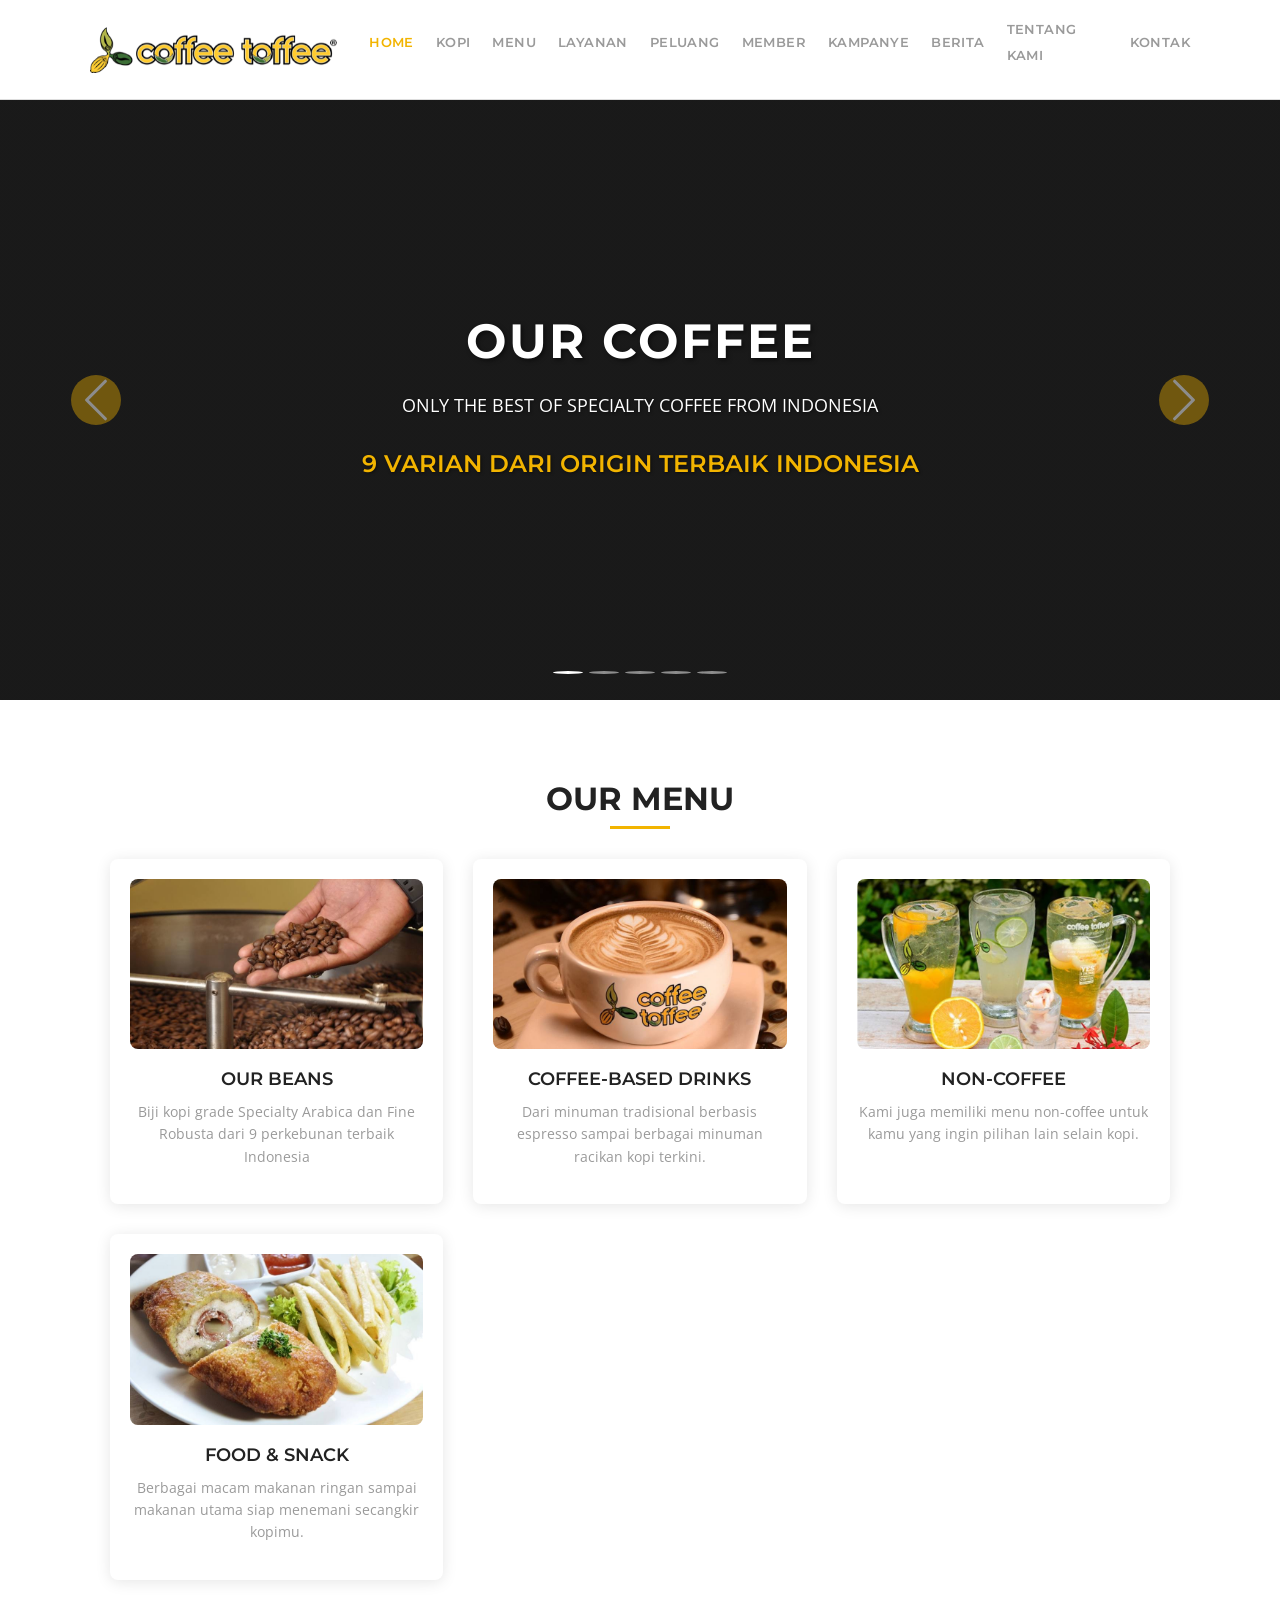
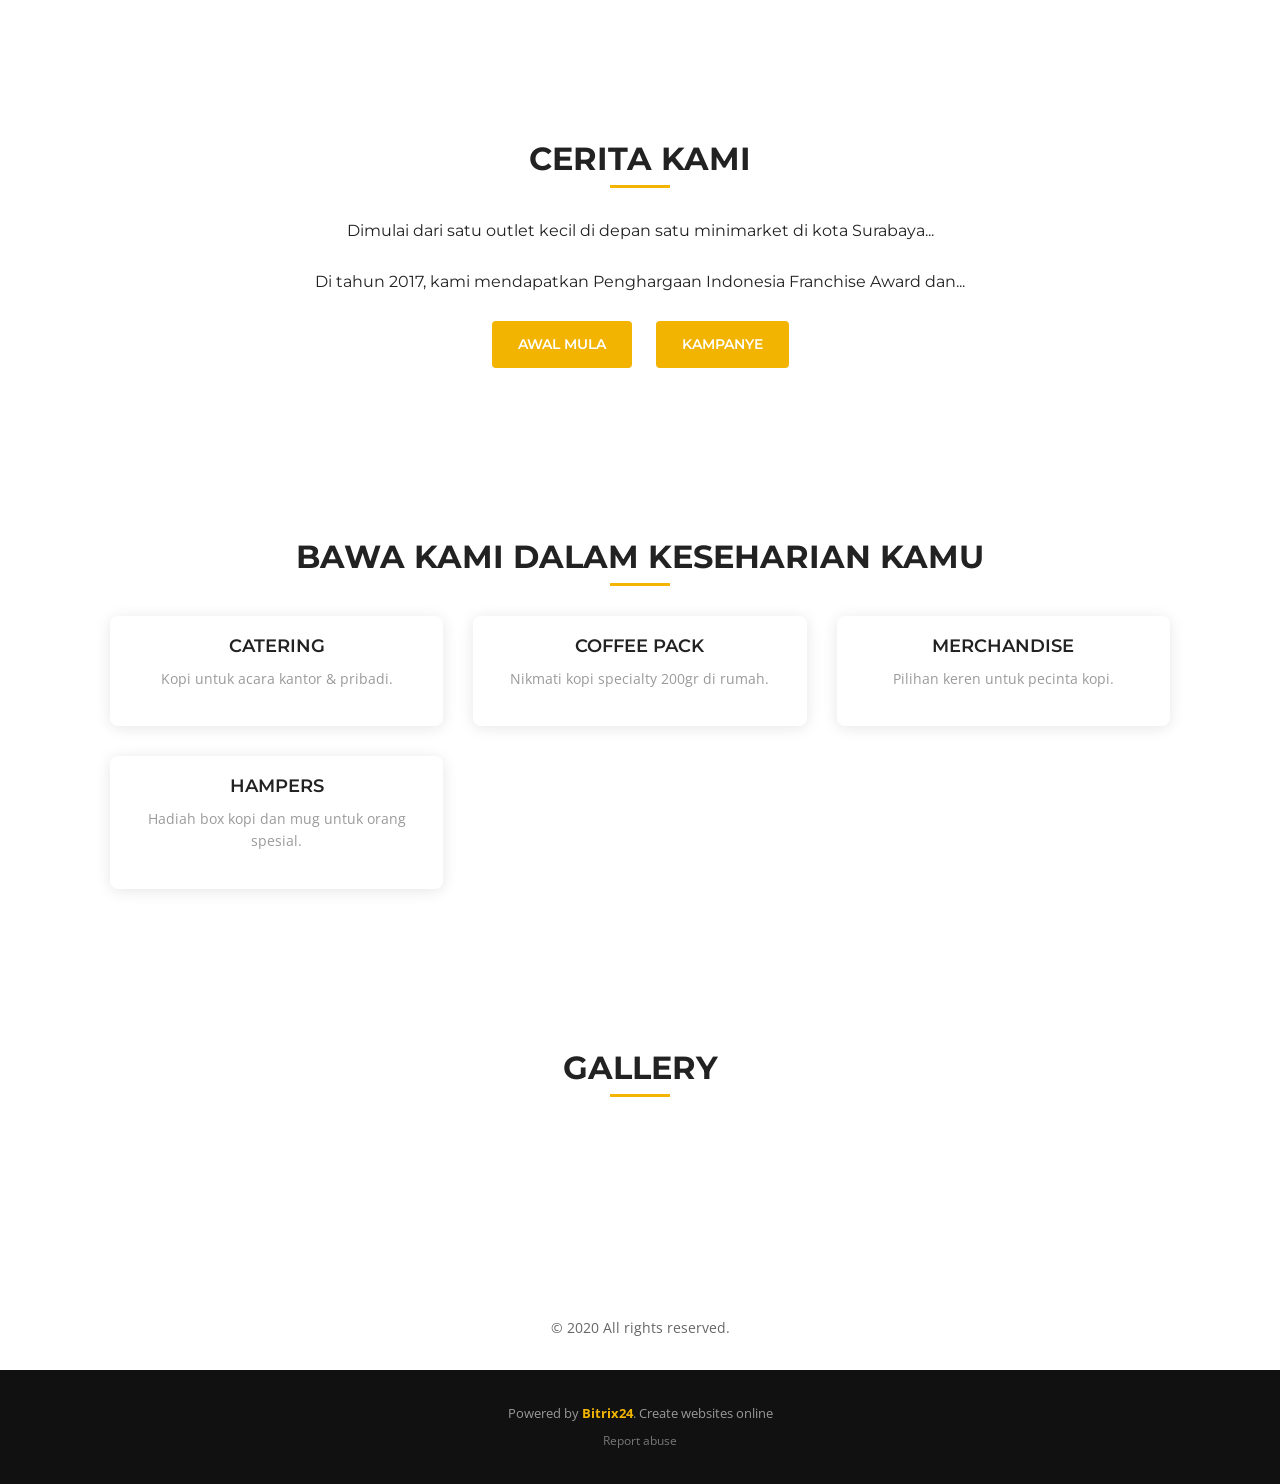
<file: Index.html>
<!DOCTYPE html>
<html lang="id">
<head>
    <meta charset="UTF-8">
    <meta name="viewport" content="width=device-width, initial-scale=1.0">
    <title>Home - Coffee Toffee</title>
    <link href="https://fonts.googleapis.com/css2?family=Montserrat:wght@400;600;700&family=Open+Sans:wght@300;400;600&display=swap" rel="stylesheet">
    <link rel="stylesheet" href="https://cdn.jsdelivr.net/npm/bootstrap-icons@1.11.1/font/bootstrap-icons.css">
    <!-- Bootstrap CSS -->
    <link href="https://cdnjs.cloudflare.com/ajax/libs/bootstrap/5.3.2/css/bootstrap.min.css" rel="stylesheet">
    <!-- Custom CSS -->
    <link rel="stylesheet" href="Home.css">
</head>
<body>
    <header>
        <div class="header-inner">
            <a href="index.html" class="logo"><img src="Img/logo.png" alt="Coffee Toffee Logo"></a>
            <nav>
                <ul>
                    <li><a href="index.html" class="active">HOME</a></li>
                    <li><a href="Kopi.html">KOPI</a></li>
                    <li><a href="Menu.html">MENU</a></li>
                    <li><a href="Layanan.html">LAYANAN</a></li>
                    <li><a href="Peluang.html">PELUANG</a></li>
                    <li><a href="Member.html">MEMBER</a></li>
                    <li><a href="Kampanye.html">KAMPANYE</a></li>
                    <li><a href="Berita.html">BERITA</a></li>
                    <li><a href="Tentangkami.html">TENTANG KAMI</a></li>
                    <li><a href="Kontak.html">KONTAK</a></li>
                </ul>
            </nav>
        </div>
    </header>

    <!-- Hero Carousel Section -->
    <div id="heroCarousel" class="carousel slide carousel-fade" data-bs-ride="carousel" data-bs-interval="4000">
        <div class="carousel-indicators">
            <button type="button" data-bs-target="#heroCarousel" data-bs-slide-to="0" class="active" aria-current="true" aria-label="Slide 1"></button>
            <button type="button" data-bs-target="#heroCarousel" data-bs-slide-to="1" aria-label="Slide 2"></button>
            <button type="button" data-bs-target="#heroCarousel" data-bs-slide-to="2" aria-label="Slide 3"></button>
            <button type="button" data-bs-target="#heroCarousel" data-bs-slide-to="3" aria-label="Slide 4"></button>
            <button type="button" data-bs-target="#heroCarousel" data-bs-slide-to="4" aria-label="Slide 5"></button>
        </div>
        <div class="carousel-inner">
            <div class="carousel-item active">
                <div class="carousel-caption-custom">
                    <h1>OUR COFFEE</h1>
                    <p>ONLY THE BEST OF SPECIALTY COFFEE FROM INDONESIA</p>
                    <h3>9 VARIAN DARI ORIGIN TERBAIK INDONESIA</h3>
                </div>
            </div>
            <div class="carousel-item">
                <div class="carousel-caption-custom">
                    <h1>NEWS / EVENTS</h1>
                    <p>GET UPDATE WITH LATEST INFO FROM US</p>
                    <h3>BERITA & INFO TERBARU</h3>
                </div>
            </div>
            <div class="carousel-item">
                <div class="carousel-caption-custom">
                    <h1>BE OUR MEMBER</h1>
                    <p>AND GET ALL THE PRIVILEGES</p>
                    <h3>BERBAGAI MANFAAT KHUSUS MEMBER</h3>
                </div>
            </div>
            <div class="carousel-item">
                <div class="carousel-caption-custom">
                    <h1>AWARDS & RECOGNITIONS</h1>
                    <p>WE ARE HUMBLE BY THESE APRECIATION</p>
                    <h3>PENGHARGAAN & APRESIASI</h3>
                </div>
            </div>
            <div class="carousel-item">
                <div class="carousel-caption-custom">
                    <h1>ISOPLUS RUN SURABAYA MARATHON</h1>
                    <p>LARI SANTAI, NGOPI ASIK, SERU BARENG DI COFFEE TOFEE APSARI</p>
                    <h3>KESEGARAN MAKSIMAL SETIAP HARI</h3>
                </div>
            </div>
        </div>
        <button class="carousel-control-prev" type="button" data-bs-target="#heroCarousel" data-bs-slide="prev">
            <span class="carousel-control-prev-icon" aria-hidden="true"></span>
            <span class="visually-hidden">Previous</span>
        </button>
        <button class="carousel-control-next" type="button" data-bs-target="#heroCarousel" data-bs-slide="next">
            <span class="carousel-control-next-icon" aria-hidden="true"></span>
            <span class="visually-hidden">Next</span>
        </button>
    </div>

    <!-- Menu Section -->
    <section class="menu-section">
        <h2>OUR MENU</h2>
        <div class="menu-grid">
            <div class="menu-item">
                <img src="Img/home1.jpg" alt="Our Beans">
                <h3>OUR BEANS</h3>
                <p>Biji kopi grade Specialty Arabica dan Fine Robusta dari 9 perkebunan terbaik Indonesia</p>
            </div>
            <div class="menu-item">
                <img src="Img/home2.jpg" alt="Coffee">
                <h3>COFFEE-BASED DRINKS</h3>
                <p>Dari minuman tradisional berbasis espresso sampai berbagai minuman racikan kopi terkini.</p>
            </div>
            <div class="menu-item">
                <img src="Img/home3.jpg" alt="Non Coffee">
                <h3>NON-COFFEE</h3>
                <p>Kami juga memiliki menu non-coffee untuk kamu yang ingin pilihan lain selain kopi.</p>
            </div>
            <div class="menu-item">
                <img src="Img/home4.jpg" alt="Snack">
                <h3>FOOD & SNACK</h3>
                <p>Berbagai macam makanan ringan sampai makanan utama siap menemani secangkir kopimu.</p>
            </div>
        </div>
    </section>

    <!-- Cerita Kami -->
    <section class="cerita-kami">
        <h2>CERITA KAMI</h2>
        <p>
            Dimulai dari satu outlet kecil di depan satu minimarket di kota Surabaya...
            <br><br>
            Di tahun 2017, kami mendapatkan Penghargaan Indonesia Franchise Award dan...
        </p>
        <a class="btn" href="#">AWAL MULA</a>
        <a class="btn" href="#">KAMPANYE</a>
    </section>

    <!-- Layanan -->
    <section class="layanan">
        <h2>BAWA KAMI DALAM KESEHARIAN KAMU</h2>
        <div class="layanan-grid">
            <div class="layanan-item">
                <h3>CATERING</h3>
                <p>Kopi untuk acara kantor & pribadi.</p>
            </div>
            <div class="layanan-item">
                <h3>COFFEE PACK</h3>
                <p>Nikmati kopi specialty 200gr di rumah.</p>
            </div>
            <div class="layanan-item">
                <h3>MERCHANDISE</h3>
                <p>Pilihan keren untuk pecinta kopi.</p>
            </div>
            <div class="layanan-item">
                <h3>HAMPERS</h3>
                <p>Hadiah box kopi dan mug untuk orang spesial.</p>
            </div>
        </div>
    </section>

    <!-- Gallery -->
    <section class="gallery">
        <h2>GALLERY</h2>
        <div class="gallery-grid">
            <!-- Tambahkan beberapa <img src="images/gallery1.jpg" alt=""> sesuai kebutuhan -->
        </div>
    </section>

    <footer>
        <p class="copyright">© 2020 All rights reserved.</p>
        <div class="footer-bottom">
            <p>Powered by <strong>Bitrix24</strong>. Create websites online</p>
            <p style="color: #777; font-size: 12px; margin-top: 5px;">Report abuse</p>
        </div>
    </footer>

    <!-- Bootstrap JS -->
    <script src="https://cdnjs.cloudflare.com/ajax/libs/bootstrap/5.3.2/js/bootstrap.bundle.min.js"></script>
</body>
</html>
</file>
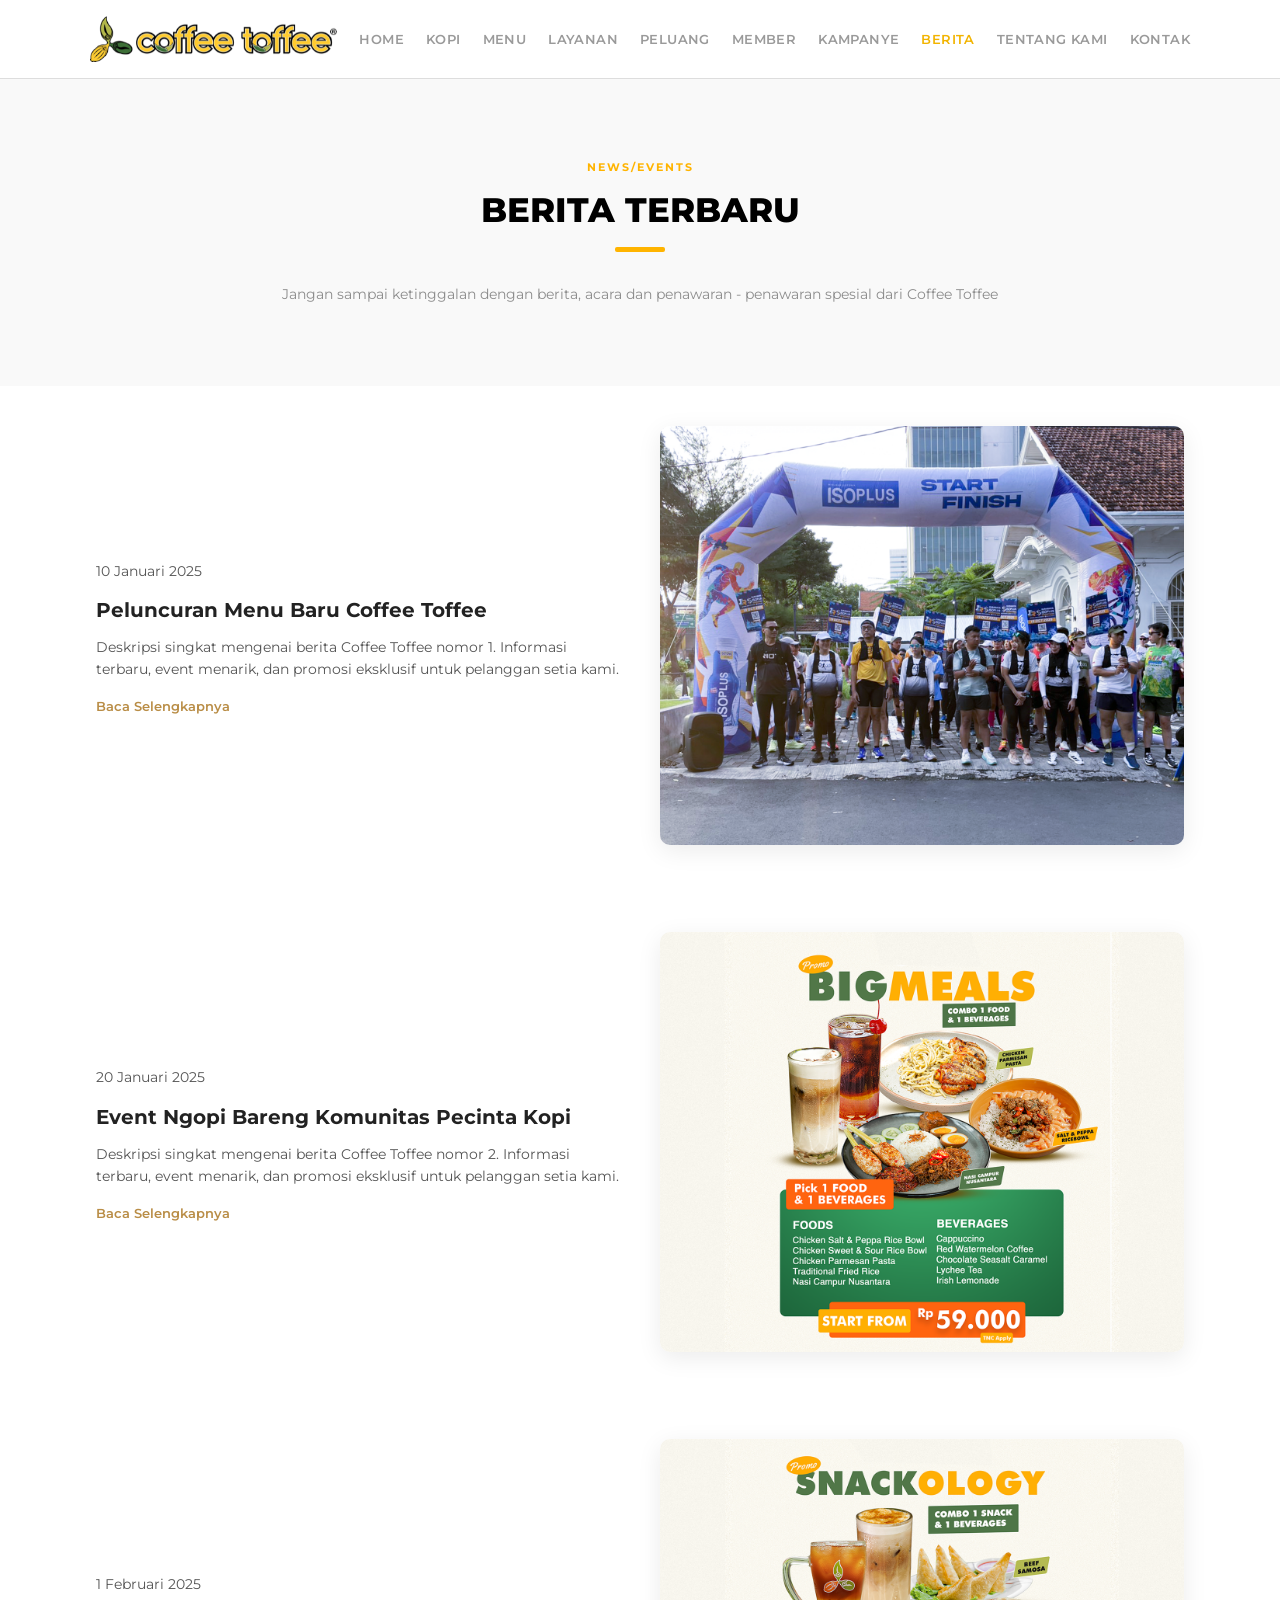
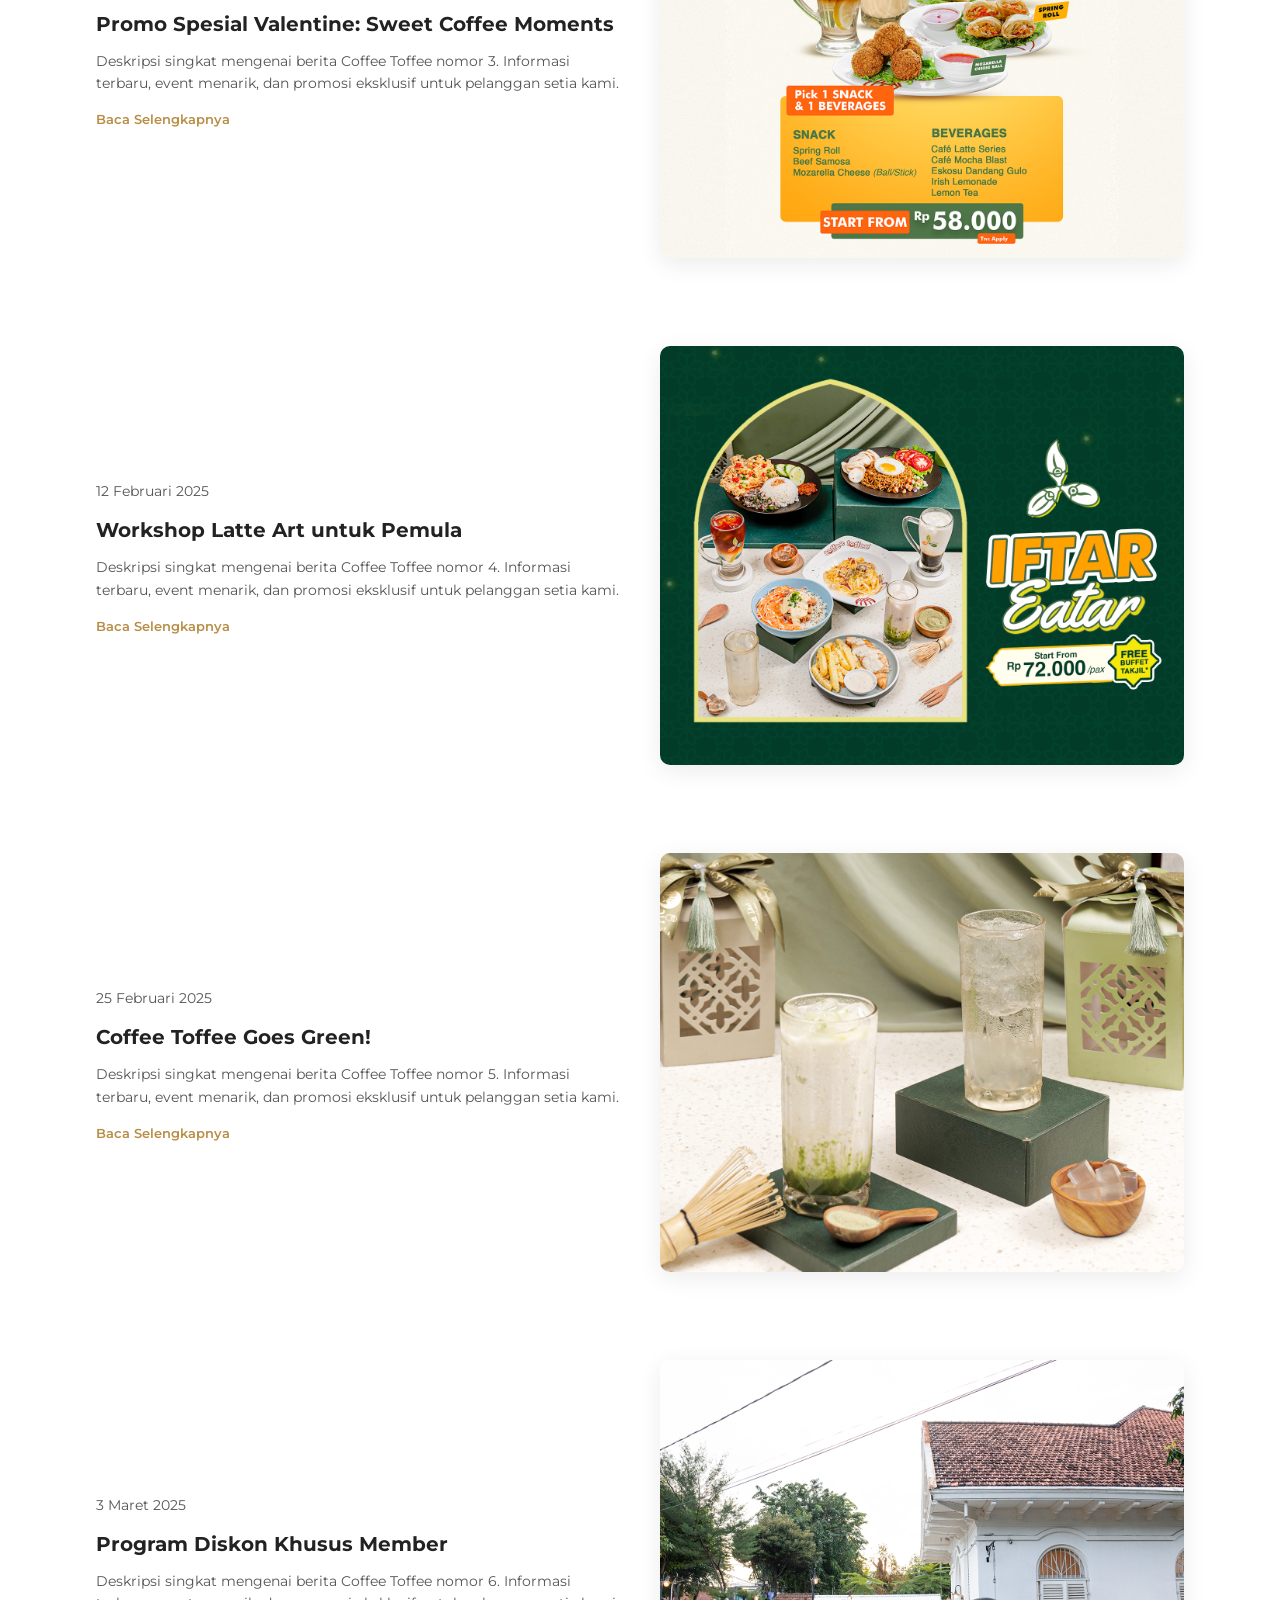
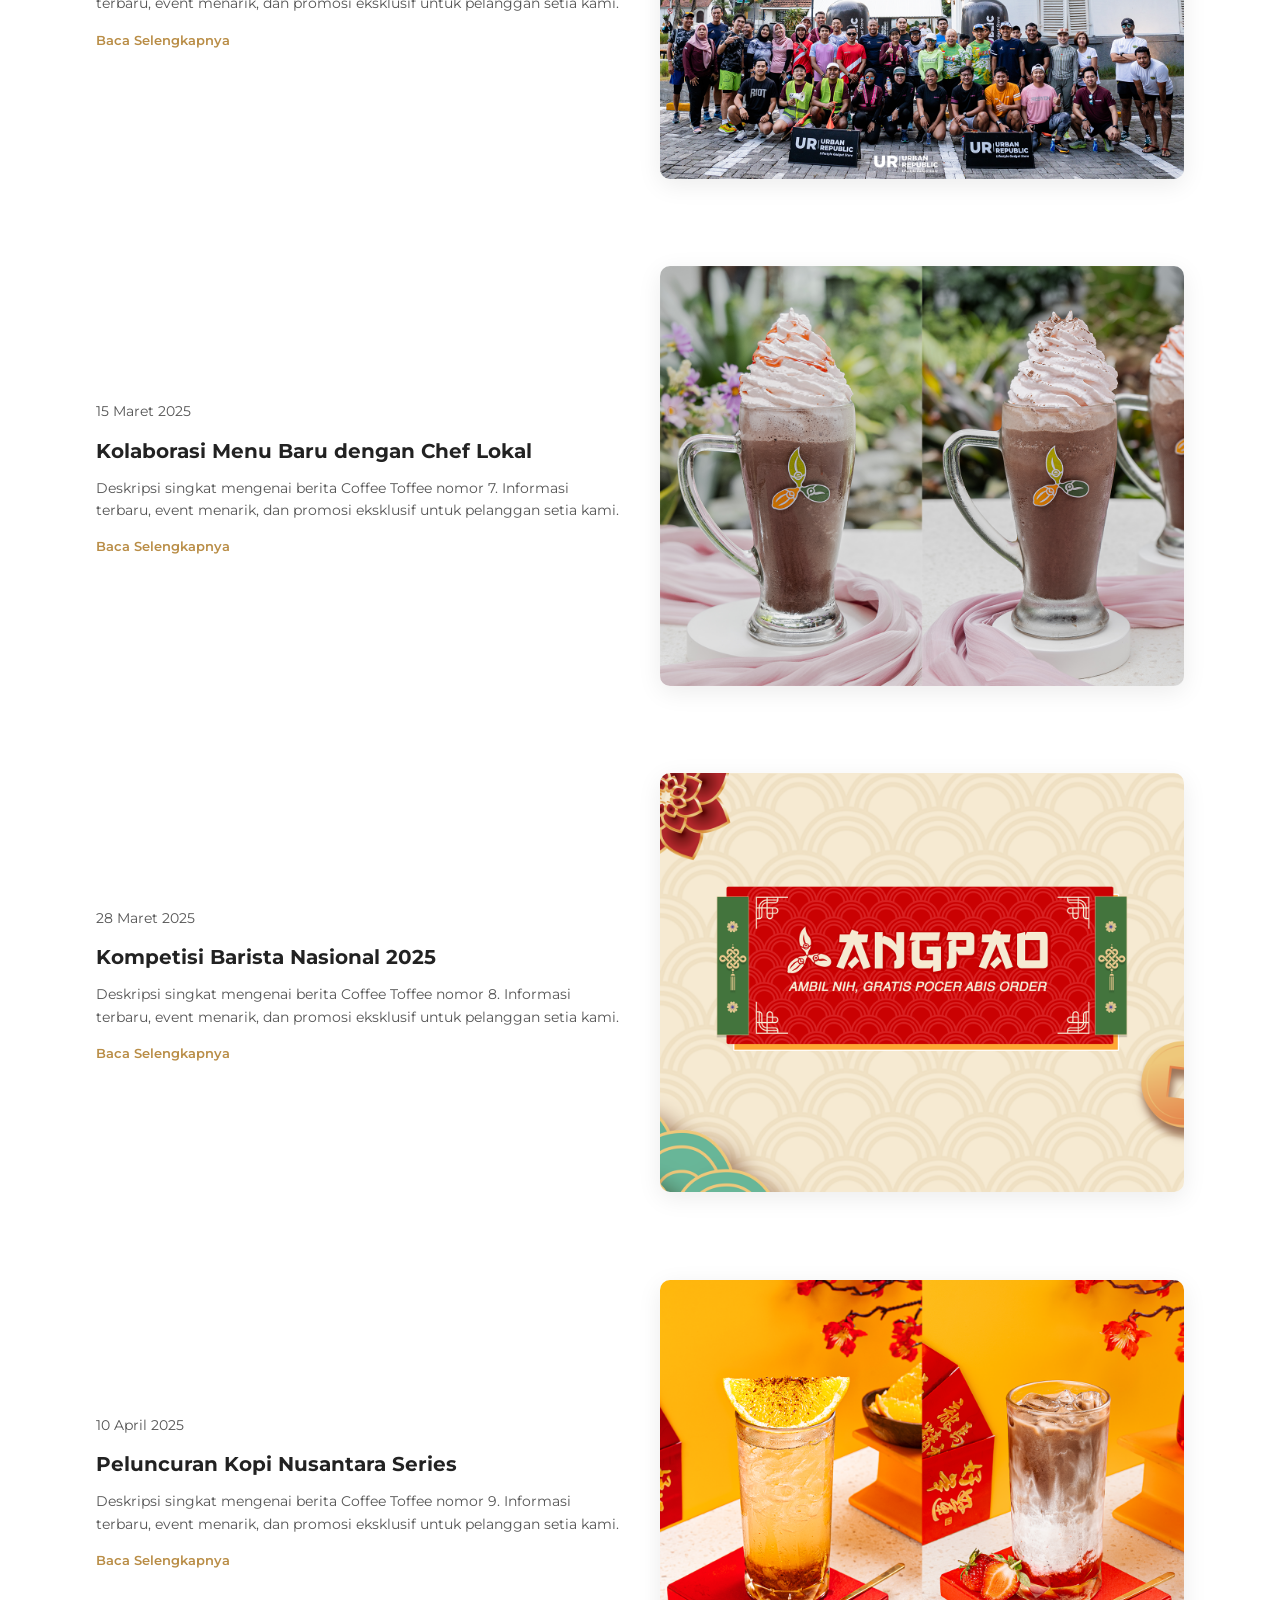
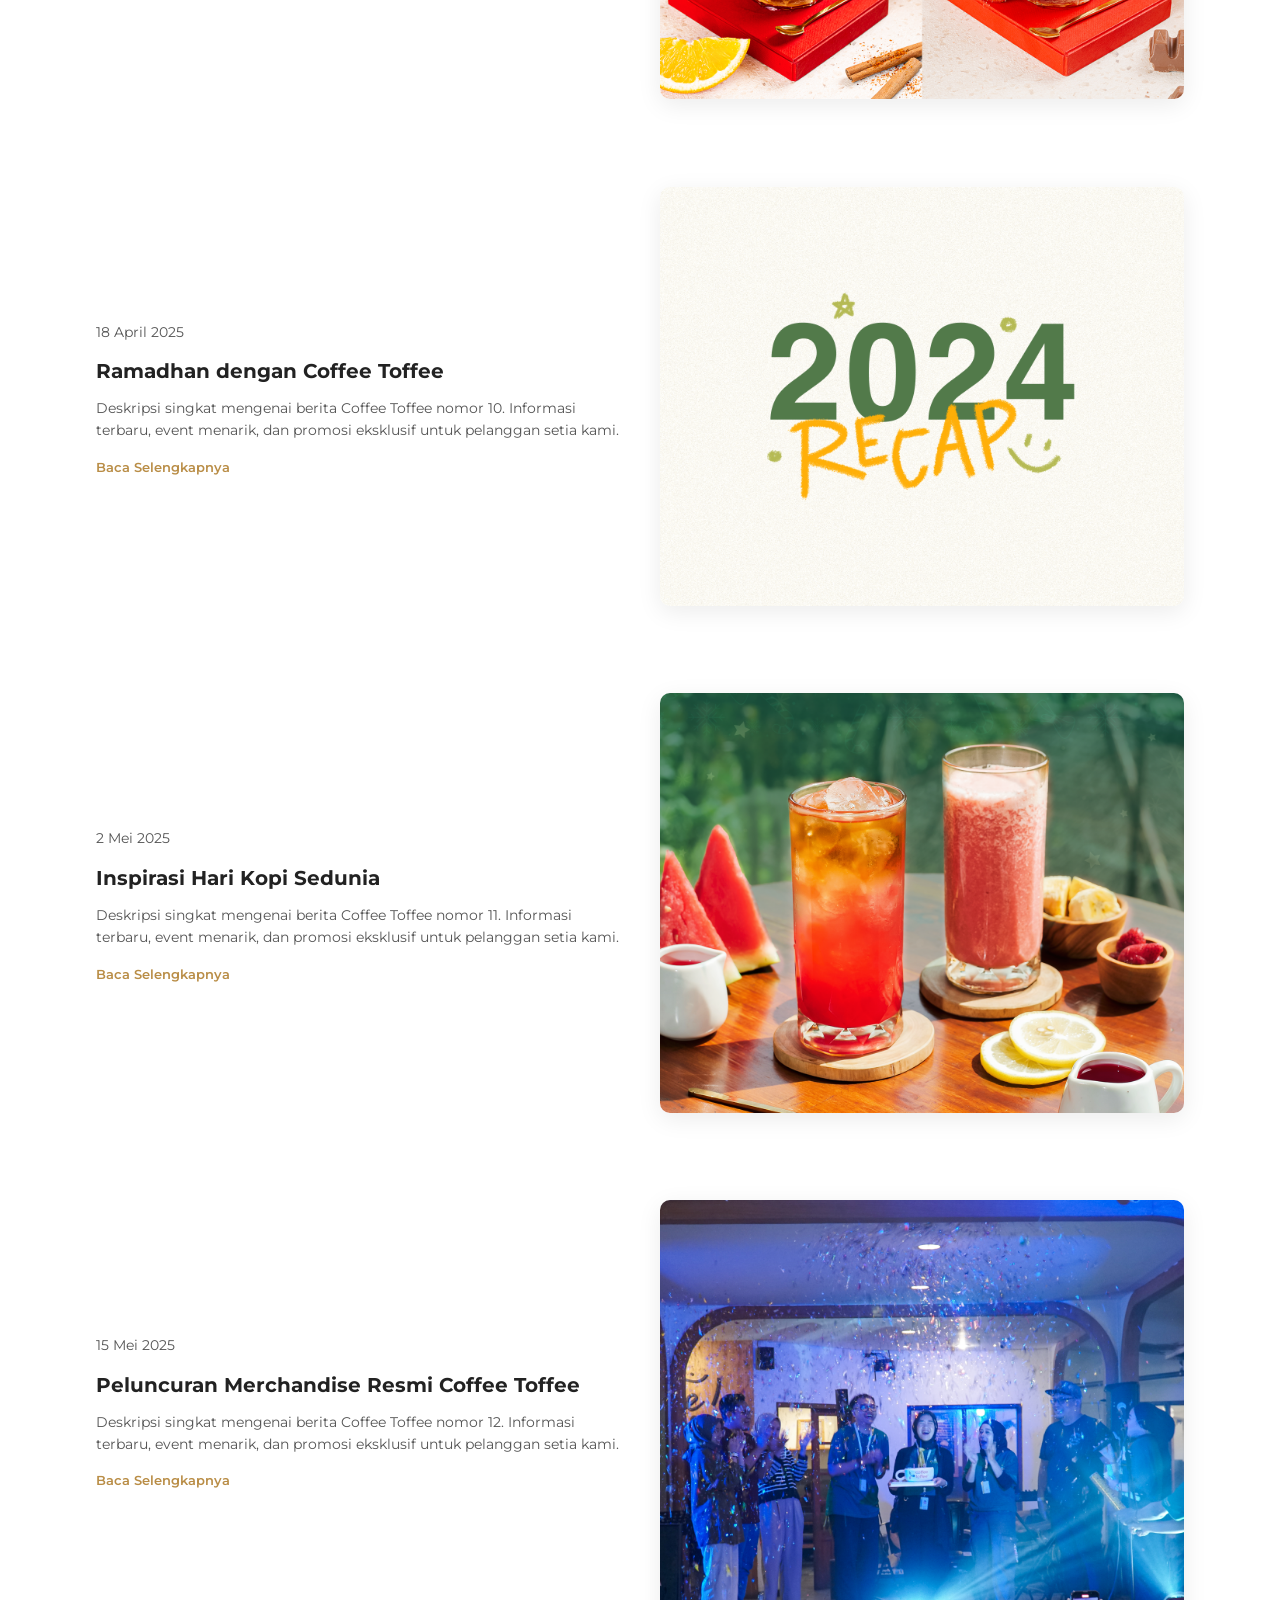
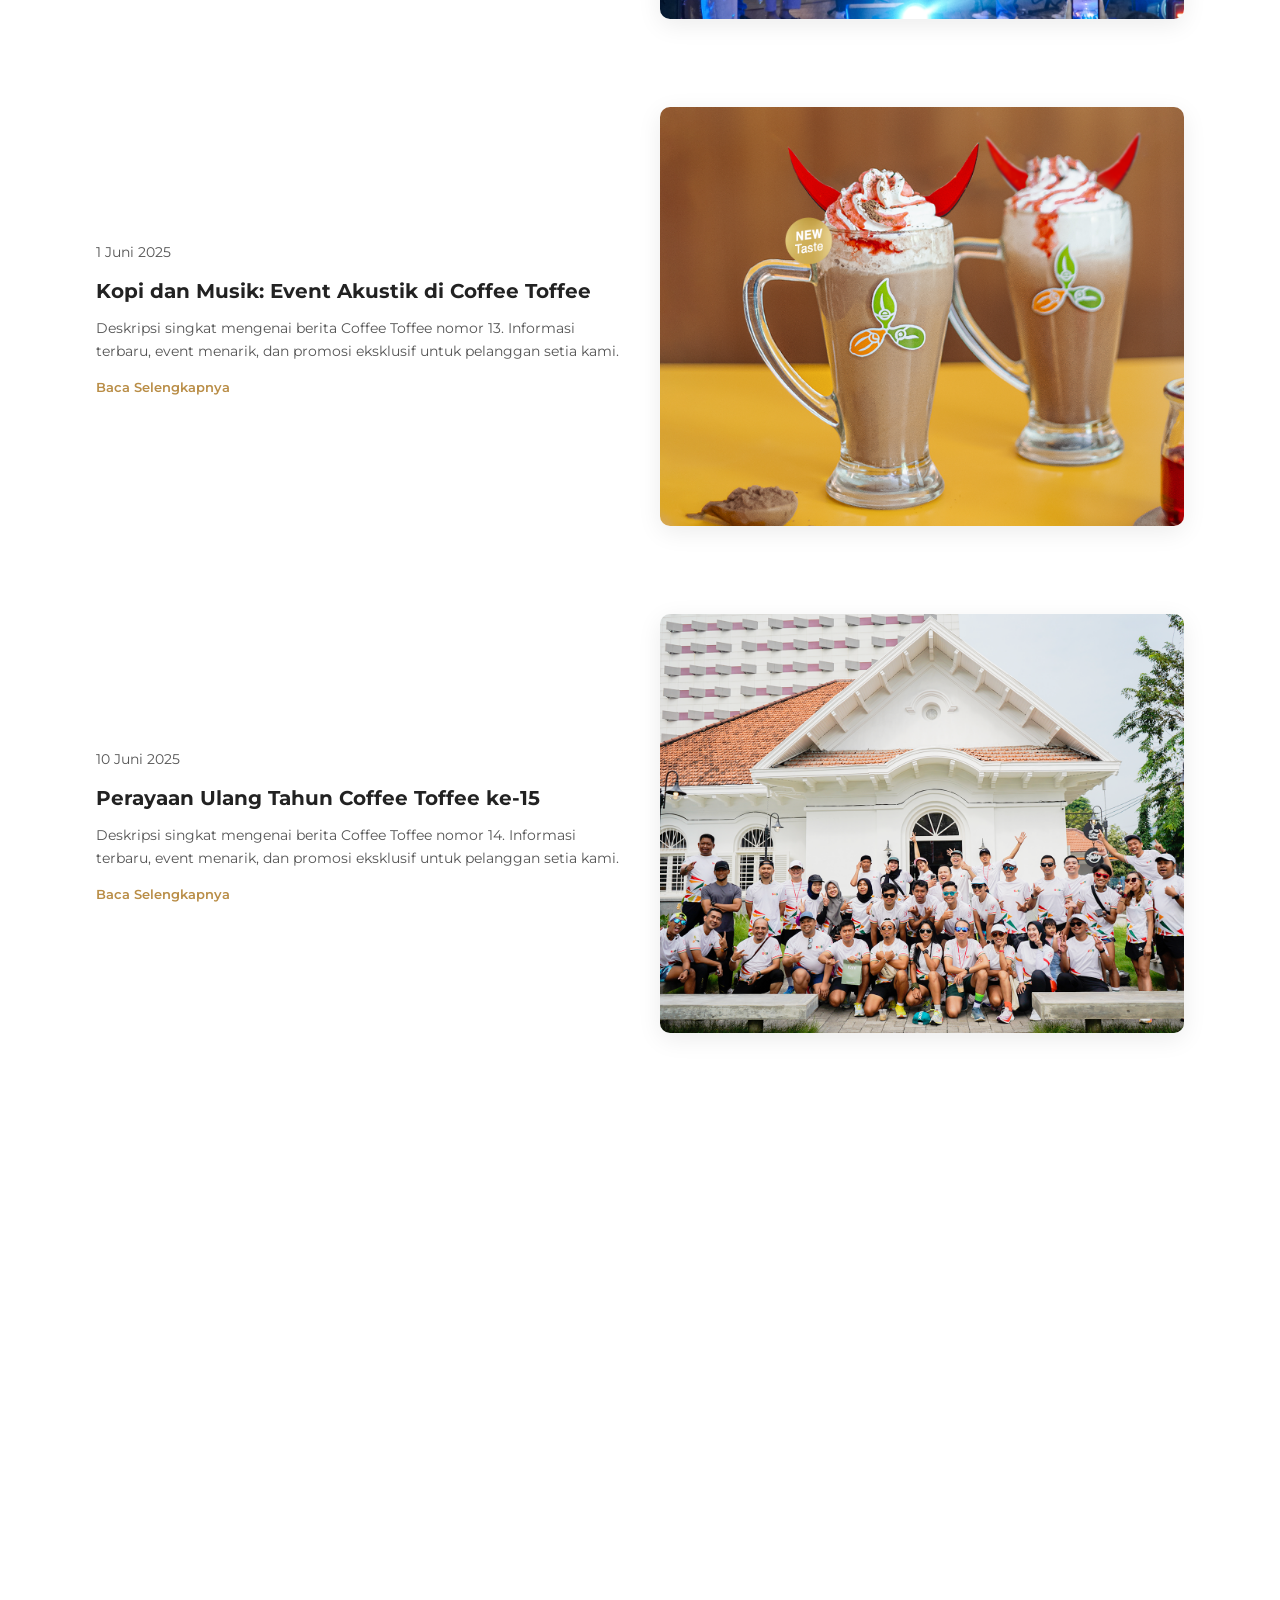
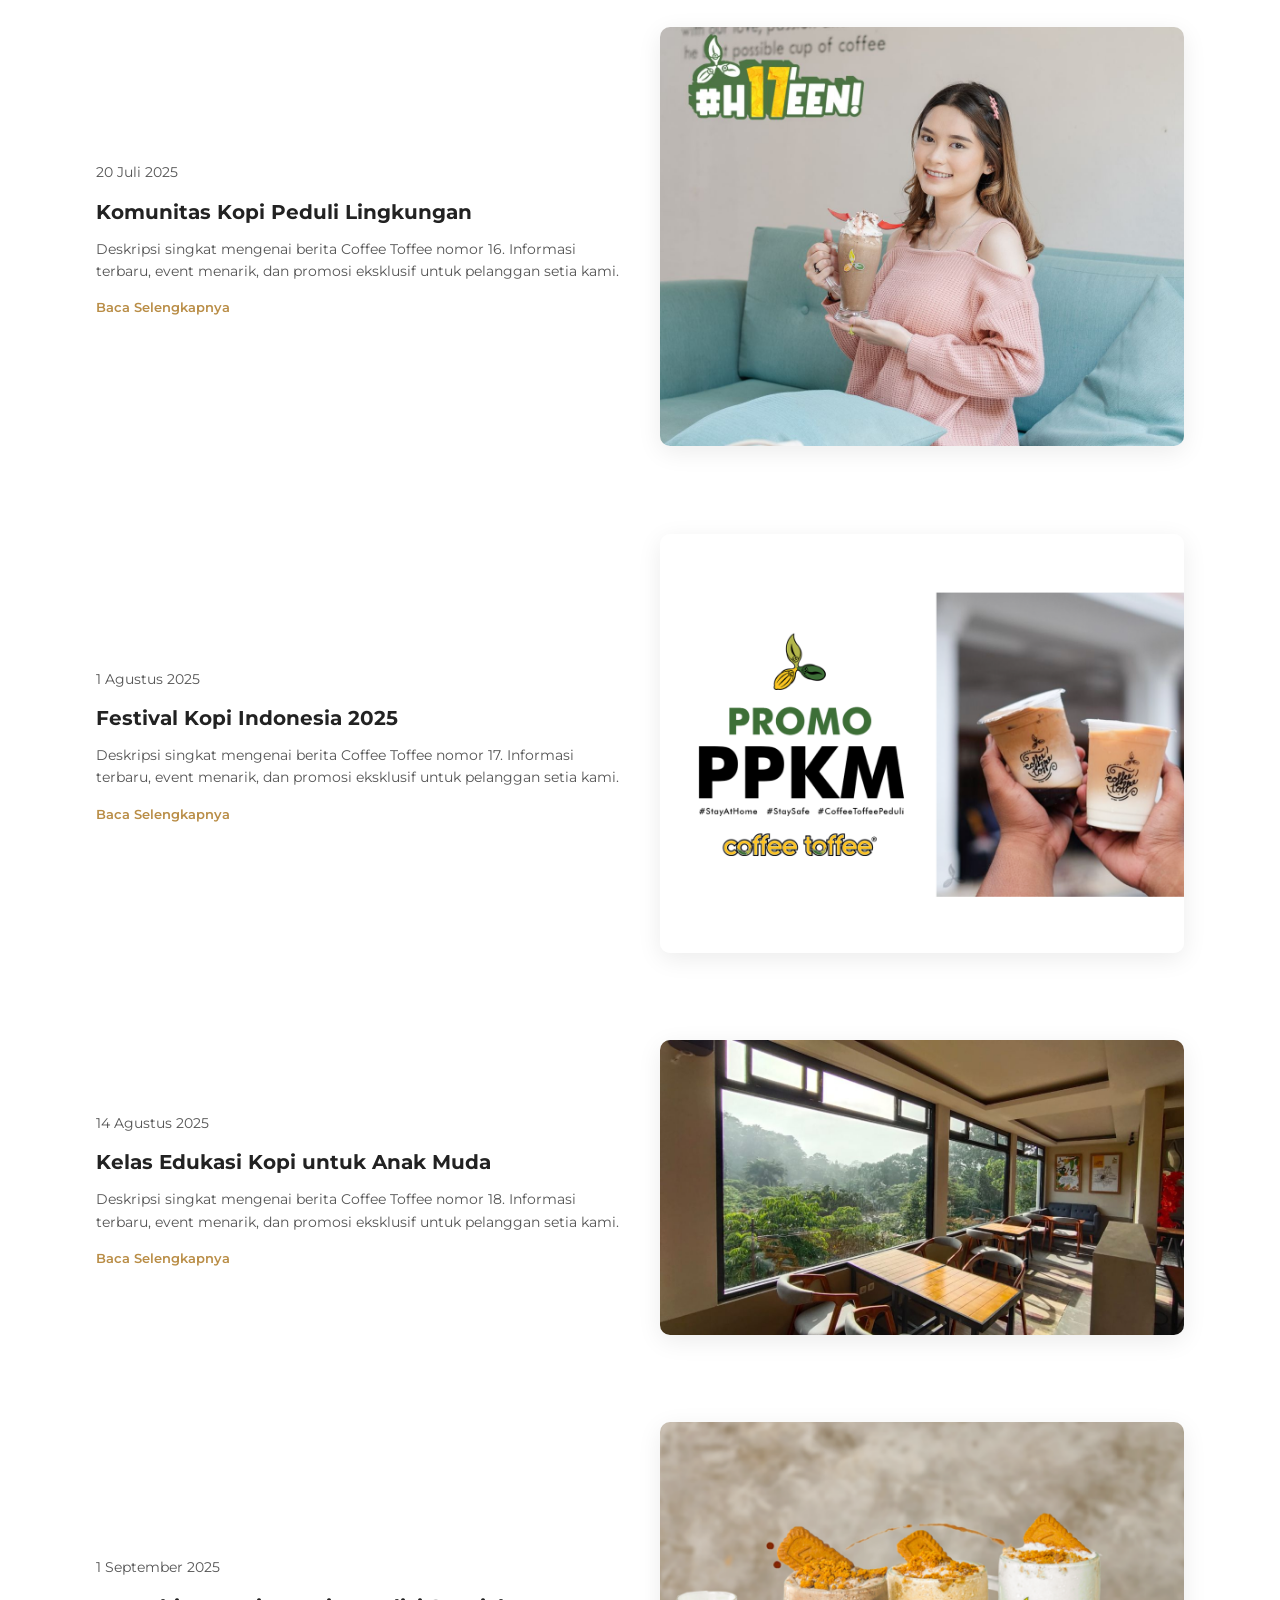
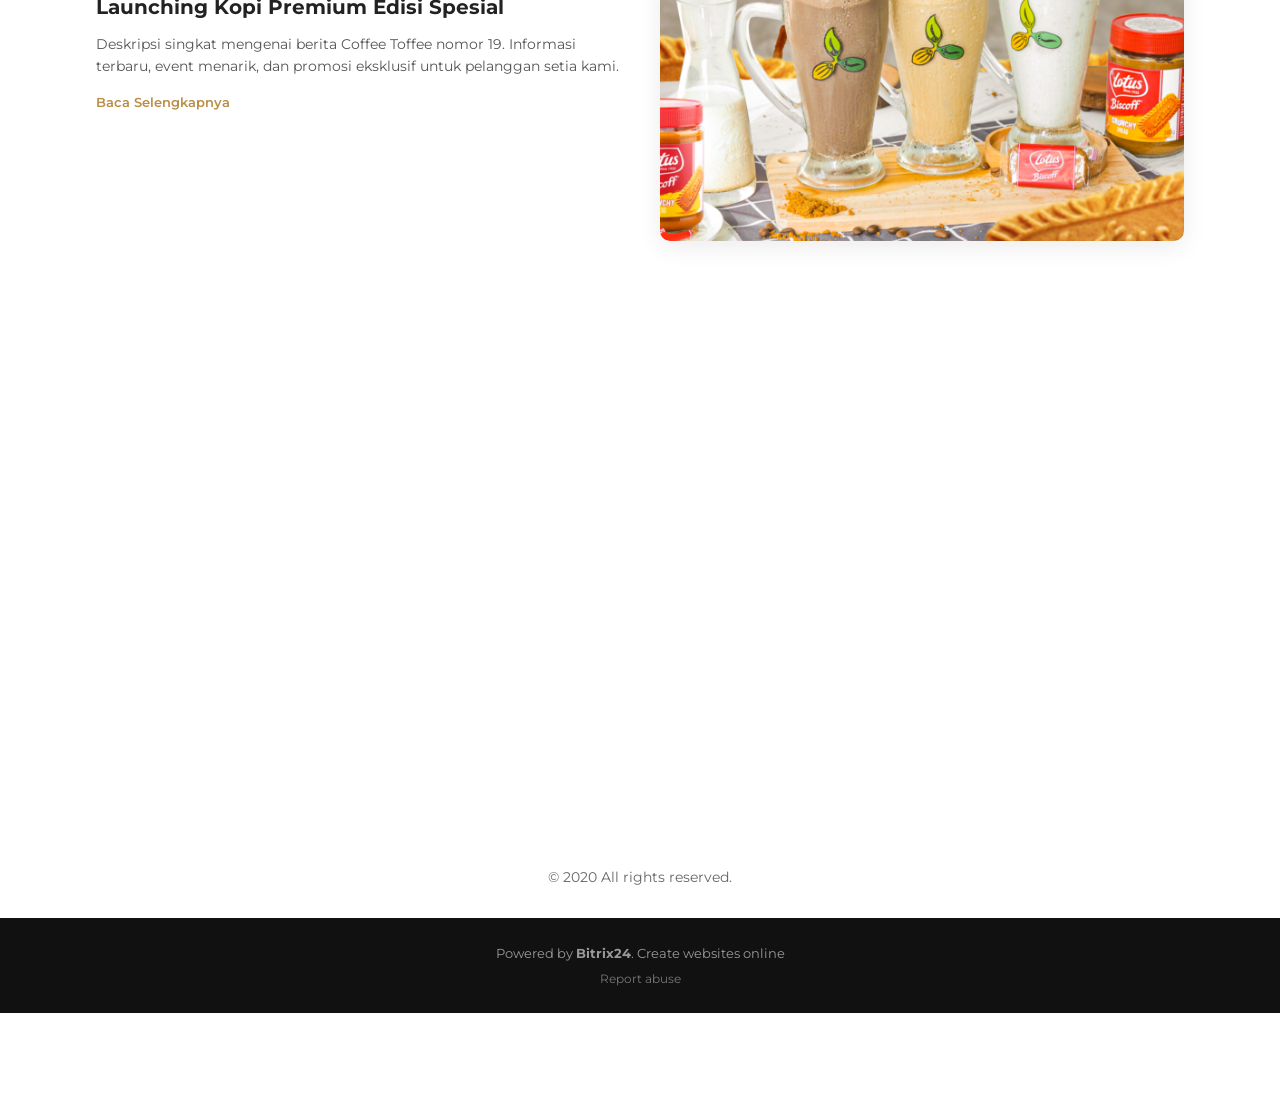
<file: Berita.html>
<!DOCTYPE html>
<html lang="id">
<head>
<meta charset="utf-8" />
<meta name="viewport" content="width=device-width,initial-scale=1" />
<title>Berita Terbaru - Coffee Toffee</title>
<link href="https://fonts.googleapis.com/css2?family=Montserrat:wght@400;600;700&family=Open+Sans:wght@300;400;600&display=swap" rel="stylesheet">
<link rel="stylesheet" href="https://cdn.jsdelivr.net/npm/bootstrap-icons@1.11.1/font/bootstrap-icons.css">
<style>
  :root {
    --max: 1100px;
    --accent: #f2b400;
    --muted: #9a9a9a;
    --text: #222;
  }
  
  @import url('https://fonts.googleapis.com/css2?family=Montserrat:wght@400;600;700;800&display=swap');
  * {
    box-sizing: border-box;
    margin: 0;
    padding: 0;
    font-family: "Montserrat", sans-serif;
  }

  body {
    background: #fff;
    color: #222;
    line-height: 1.6;
    overflow-x: hidden;
    padding-bottom: 80px;
  }

  .container {
    max-width: var(--max);
    margin: 0 auto;
    padding: 0 20px;
  }

  header {
    background: #fff;
    border-bottom: 1px solid #ddd;
    position: sticky;
    top: 0;
    z-index: 1000;
  }

  .header-inner {
    display: flex;
    align-items: center;
    justify-content: space-between;
    padding: 16px 0;
  }

  header .logo img {
    height: 46px;
    display: block;
  }

  nav ul {
    display: flex;
    list-style: none;
    gap: 22px;
    align-items: center;
    margin: 0;
    padding: 0;
  }

  nav a {
    text-decoration: none;
    color: var(--muted);
    font-weight: 600;
    font-size: 12.8px;
    letter-spacing: 0.4px;
    transition: color 0.2s ease;
    text-transform: uppercase;
  }

  nav a:hover {
    color: var(--accent);
  }

  nav a.active {
    color: var(--accent);
  }

  @media (max-width: 768px) {
    .header-inner {
      flex-direction: column;
      padding: 15px 0;
    }
    
    nav ul {
      flex-wrap: wrap;
      justify-content: center;
      gap: 15px;
      margin-top: 15px;
    }
  }

.campaign-section {
  background-color: #f9f9f9;
  padding: 80px 15px 60px;
  text-align: center;
}

.campaign-title {
  color: #ffb400;
  font-weight: 700;
  font-size: 11px;
  letter-spacing: 2px;
  text-transform: uppercase;
  margin-bottom: 6px;
}

.campaign-heading {
  font-size: 34px;
  font-weight: 800;
  color: #000;
  margin-bottom: 10px;
}

.underline {
  width: 50px;
  height: 5px;
  background-color: #ffb400;
  margin: 10px auto 30px;
  border-radius: 2px;
}

.campaign-text {
  max-width: 780px;
  margin: 0 auto 18px;
  font-size: 13.5px;
  line-height: 1.9;
  color: #8c8c8c;
  text-align: center;
}

@media (max-width: 768px) {
  .campaign-heading {
    font-size: 26px;
  }
  .campaign-text {
    font-size: 13px;
    line-height: 1.8;
  }
}

  .news-section {
    width: 85%;
    max-width: 1200px;
    margin: 40px auto 0;
  }

  .news-item {
    display: grid;
    grid-template-columns: 1fr 1fr;
    gap: 40px;
    align-items: center;
    margin-bottom: 80px;
    opacity: 0;
    transform: translateY(30px);
    transition: opacity .8s ease, transform .8s ease;
  }

  .news-text {
    grid-column: 1;
    transform: translateX(-150px);
    opacity: 0;
    transition: transform .95s cubic-bezier(.22,.88,.36,1), opacity .95s;
  }

  .news-image {
    grid-column: 2;
    transform: translateX(150px);
    opacity: 0;
    transition: transform .95s cubic-bezier(.22,.88,.36,1), opacity .95s;
  }

  .news-item.show {
    opacity: 1;
    transform: translateY(0);
  }

  .news-item.show .news-text {
    transform: translateX(0);
    opacity: 1;
  }

  .news-item.show .news-image {
    transform: translateX(0);
    opacity: 1;
  }

  .news-image img {
    width: 100%;
    height: auto;
    border-radius: 10px;
    box-shadow: 0 6px 24px rgba(0,0,0,0.08);
  }

  .news-date {
    font-size: 13px;
    color: #888;
    margin-bottom: 8px;
  }

  .news-text h3 {
    font-size: 20px;
    font-weight: 700;
    margin-bottom: 10px;
    transition: color .25s;
  }

  .news-text h3:hover {
    color: #b98d46;
    cursor: pointer;
  }

  .news-text p {
    font-size: 14px;
    color: #555;
    margin-bottom: 12px;
  }

  .read-more {
    font-size: 13px;
    color: #b98d46;
    font-weight: 600;
    text-decoration: none;
  }

  .read-more:hover {
    text-decoration: underline;
  }

  @media (max-width: 900px) {
    .news-item {
      grid-template-columns: 1fr;
    }
    .news-text {
      order: 2;
      transform: translateX(-40px);
    }
    .news-image {
      order: 1;
      transform: translateX(40px);
    }
  }

  footer {
    background: transparent;
    color: #ccc;
    padding: 0;
  }

  .copyright {
    background: transparent;
    padding: 30px 20px;
    font-size: 14px;
    margin: 0;
    color: #666;
    text-align: center;
  }

  .footer-bottom {
    background: #111;
    padding: 25px 20px;
    font-size: 13px;
    color: #999;
    text-align: center;
  }

</style>
</head>

<body>

<header>
    <div class="container header-inner">
        <a href="index.html" class="logo"><img src="Img/logo.png" alt="Coffee Toffee Logo"></a>
        <nav>
            <ul>
                <li><a href="index.html">HOME</a></li>
                <li><a href="Kopi.html">KOPI</a></li>
                <li><a href="Menu.html">MENU</a></li>
                <li><a href="Layanan.html">LAYANAN</a></li>
                <li><a href="Peluang.html">PELUANG</a></li>
                <li><a href="Member.html">MEMBER</a></li>
                <li><a href="Kampanye.html">KAMPANYE</a></li>
                <li><a href="Berita.html" class="active">BERITA</a></li>
                <li><a href="Tentangkami.html">TENTANG KAMI</a></li>
                <li><a href="Kontak.html">KONTAK</a></li>
            </ul>
        </nav>
    </div>
</header>

<section class="campaign-section">
  <div class="campaign-title">NEWS/EVENTS</div>
  <h2 class="campaign-heading">BERITA TERBARU</h2>
  <div class="underline"></div>

  <p class="campaign-text">
    Jangan sampai ketinggalan dengan berita, acara dan penawaran - penawaran spesial dari Coffee Toffee
  </p>
</section>

<section class="news-section">
  <script>
    const total = 20;
    const titles = [
      "Peluncuran Menu Baru Coffee Toffee", 
      "Event Ngopi Bareng Komunitas Pecinta Kopi",
      "Promo Spesial Valentine: Sweet Coffee Moments",
      "Workshop Latte Art untuk Pemula",
      "Coffee Toffee Goes Green!",
      "Program Diskon Khusus Member",
      "Kolaborasi Menu Baru dengan Chef Lokal",
      "Kompetisi Barista Nasional 2025",
      "Peluncuran Kopi Nusantara Series",
      "Ramadhan dengan Coffee Toffee",
      "Inspirasi Hari Kopi Sedunia",
      "Peluncuran Merchandise Resmi Coffee Toffee",
      "Kopi dan Musik: Event Akustik di Coffee Toffee",
      "Perayaan Ulang Tahun Coffee Toffee ke-15",
      "Menu Musim Panas Telah Tiba!",
      "Komunitas Kopi Peduli Lingkungan",
      "Festival Kopi Indonesia 2025",
      "Kelas Edukasi Kopi untuk Anak Muda",
      "Launching Kopi Premium Edisi Spesial",
      "Coffee Toffee di Ajang Expo Nasional"
    ];
    const dates = [
      "10 Januari 2025","20 Januari 2025","1 Februari 2025","12 Februari 2025","25 Februari 2025",
      "3 Maret 2025","15 Maret 2025","28 Maret 2025","10 April 2025","18 April 2025",
      "2 Mei 2025","15 Mei 2025","1 Juni 2025","10 Juni 2025","1 Juli 2025",
      "20 Juli 2025","1 Agustus 2025","14 Agustus 2025","1 September 2025","25 September 2025"
    ];

    for(let i=1;i<=total;i++){
      const title = titles[i-1];
      const date = dates[i-1];
      const desc = `Deskripsi singkat mengenai berita Coffee Toffee nomor ${i}. Informasi terbaru, event menarik, dan promosi eksklusif untuk pelanggan setia kami.`;

      const imgSrc = `Img/b${i}.png`;

      document.write(`
        <div class="news-item">
          <div class="news-text">
            <p class="news-date">${date}</p>
            <h3>${title}</h3>
            <p>${desc}</p>
            <a href="#" class="read-more">Baca Selengkapnya</a>
          </div>
          <div class="news-image">
            <img src="${imgSrc}" alt="Berita ${i}" loading="lazy"
                 onerror="this.onerror=null;this.src='Img/b${i}.png';">
          </div>
        </div>
      `);
    }
  </script>
</section>

<script>
  const observer = new IntersectionObserver((entries, obs) => {
    entries.forEach(entry => {
      if(entry.isIntersecting){
        entry.target.classList.add('show');
        obs.unobserve(entry.target);
      }
    });
  }, { threshold: 0.18 });

  window.addEventListener('DOMContentLoaded', () => {
    document.querySelectorAll('.news-item').forEach(item => observer.observe(item));
  });
</script>

<footer>
    <p class="copyright">© 2020 All rights reserved.</p>
    <div class="footer-bottom">
        <p>Powered by <strong>Bitrix24</strong>. Create websites online</p>
        <p style="color: #777; font-size: 12px; margin-top: 5px;">Report abuse</p>
    </div>
</footer>

</body>
</html>
</file>
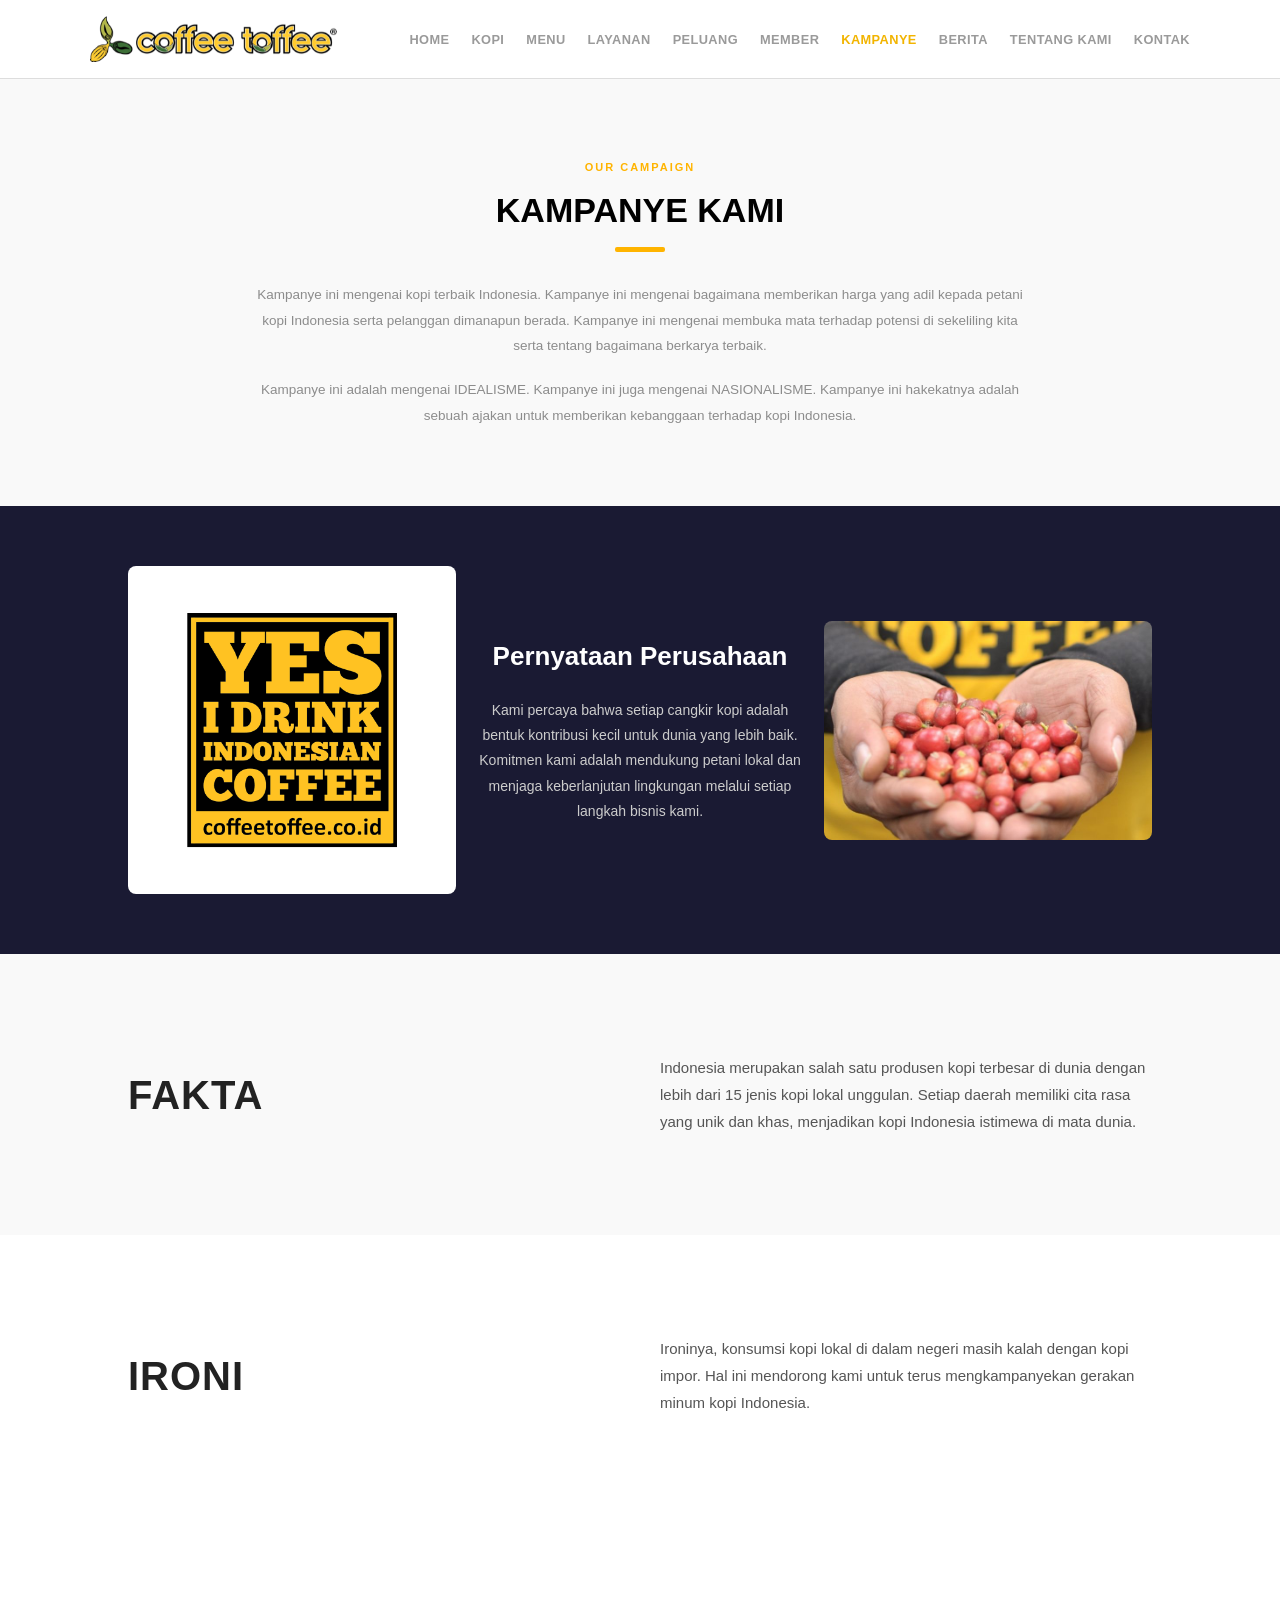
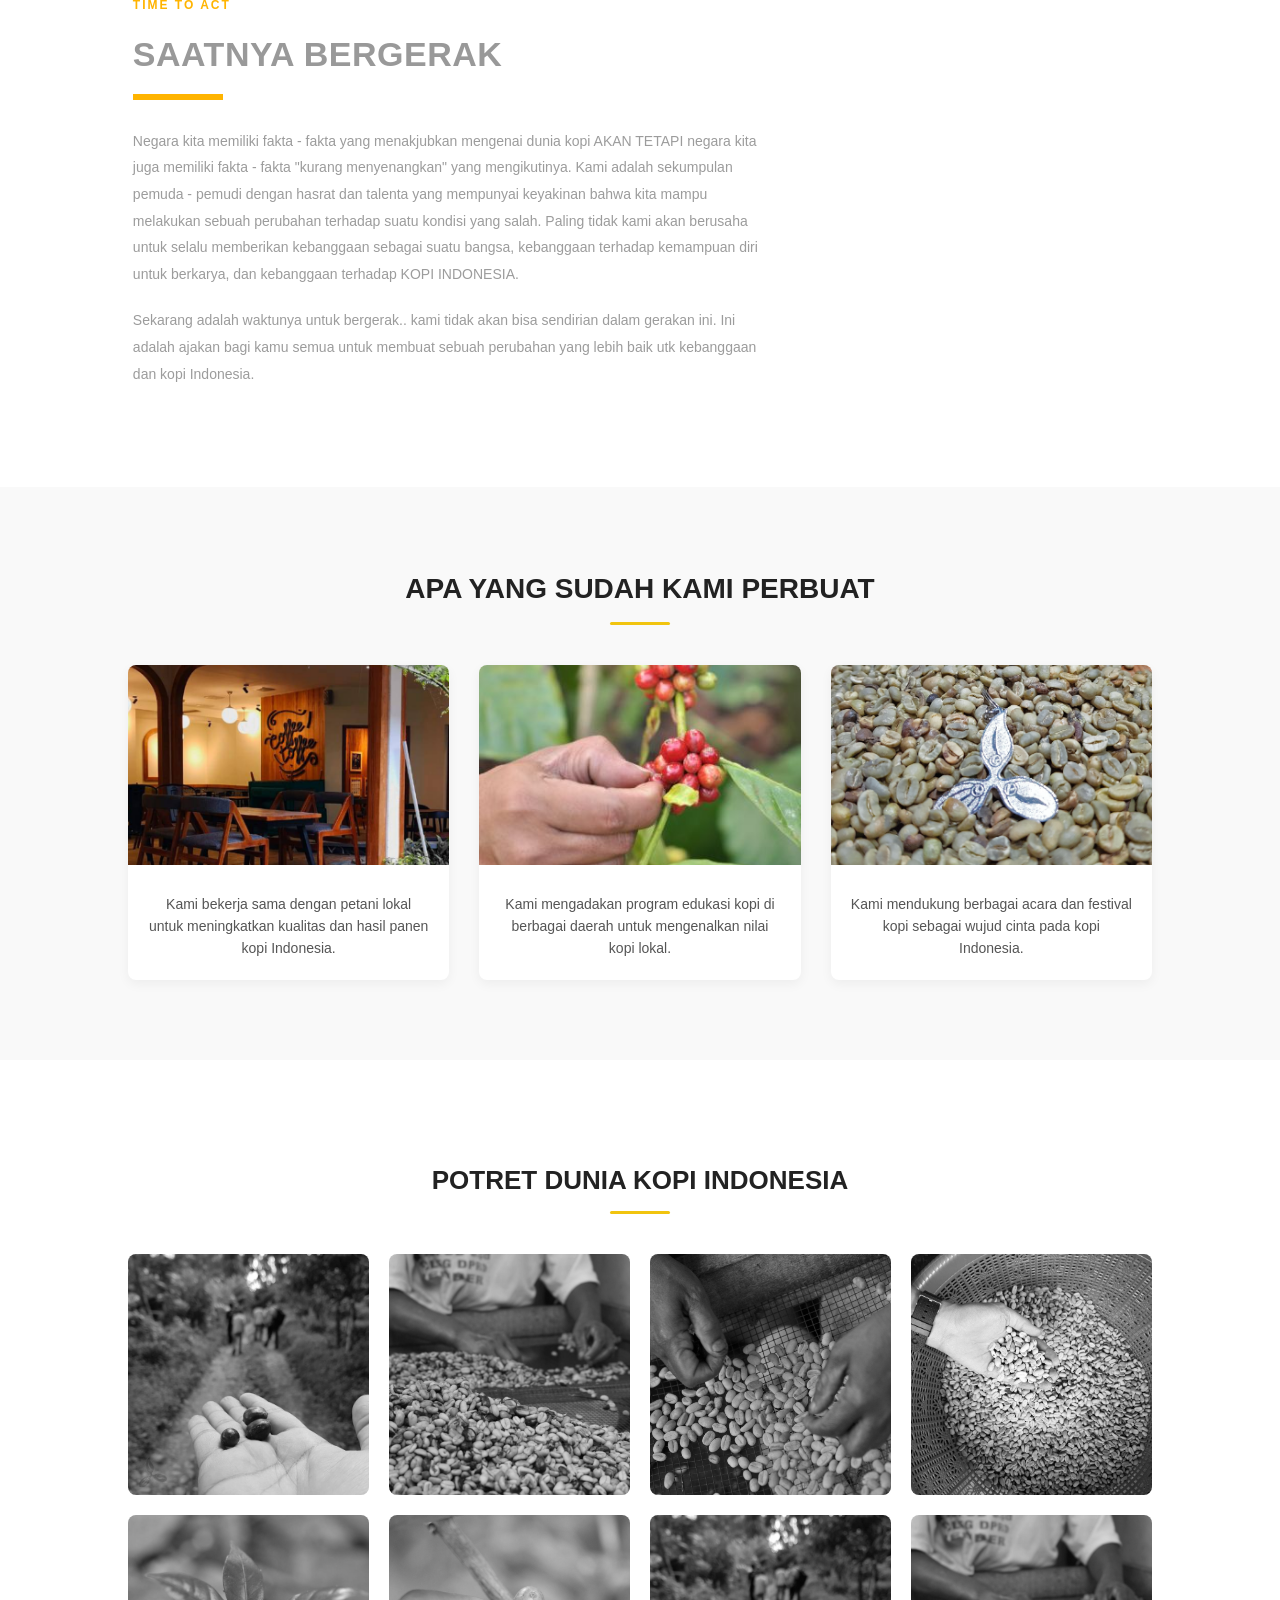
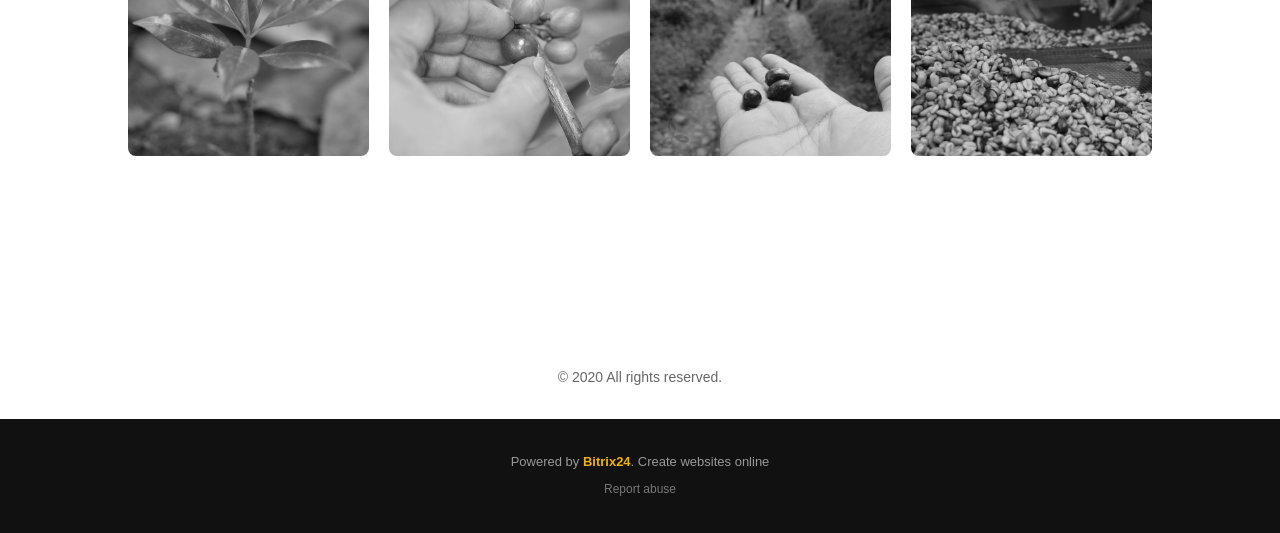
<file: Kampanye.html>
<!DOCTYPE html>
<html lang="id">
<head>
<meta charset="UTF-8">
<meta name="viewport" content="width=device-width, initial-scale=1.0">
<title>Kampanye Kami - Coffee Toffee</title>
<style>
  :root {
    --max: 1100px;
    --accent: #f2b400;
    --muted: #9a9a9a;
    --text: #222;
  }

  @import url('https://fonts.googleapis.com/css2?family=Montserrat:wght@400;600;700&family=Open+Sans:wght@300;400;600&display=swap');

  * {
    margin: 0;
    padding: 0;
    box-sizing: border-box;
  }

  body {
    font-family: 'Montserrat', 'Open Sans', Arial, sans-serif;
    background: #fff;
    color: var(--text);
    line-height: 1.6;
    overflow-x: hidden;
  }

  /* HEADER & NAV */
  .container {
    max-width: var(--max);
    margin: 0 auto;
    padding: 0 20px;
  }

  header {
    background: #fff;
    border-bottom: 1px solid #ddd;
    position: sticky;
    top: 0;
    z-index: 1000;
  }

  .header-inner {
    display: flex;
    align-items: center;
    justify-content: space-between;
    padding: 16px 0;
  }

  header .logo img {
    height: 46px;
    display: block;
  }

  /* NAVIGATION */
  nav ul {
    display: flex;
    list-style: none;
    gap: 22px;
    align-items: center;
    margin: 0;
    padding: 0;
  }

  nav a {
    text-decoration: none;
    color: var(--muted);
    font-family: 'Montserrat', sans-serif;
    font-weight: 600;
    font-size: 12.8px;
    letter-spacing: 0.4px;
    transition: color 0.2s ease;
    text-transform: uppercase;
  }

  nav a:hover {
    color: var(--accent);
  }

  nav a.active {
    color: var(--accent);
  }

  @media (max-width: 768px) {
    .header-inner {
      flex-direction: column;
      padding: 15px 0;
    }
    
    nav ul {
      flex-wrap: wrap;
      justify-content: center;
      gap: 15px;
      margin-top: 15px;
    }
  }

  /* ====== BAGIAN ATAS (OUR CAMPAIGN) ====== */
.campaign-section {
  background-color: #f9f9f9;
  padding: 80px 15px 60px;
  text-align: center;
}

.campaign-title {
  color: #ffb400;
  font-weight: 700;
  font-size: 11px;
  letter-spacing: 2px;
  text-transform: uppercase;
  margin-bottom: 6px;
}

.campaign-heading {
  font-size: 34px;
  font-weight: 800;
  color: #000;
  margin-bottom: 10px;
}

.underline {
  width: 50px;
  height: 5px;
  background-color: #ffb400;
  margin: 10px auto 30px;
  border-radius: 2px;
}

.campaign-text {
  max-width: 780px;
  margin: 0 auto 18px;
  font-size: 13.5px;
  line-height: 1.9;
  color: #8c8c8c;
  text-align: center;
}

@media (max-width: 768px) {
  .campaign-heading {
    font-size: 26px;
  }
  .campaign-text {
    font-size: 13px;
    line-height: 1.8;
  }
}

  /* ---------------- PERNYATAAN PERUSAHAAN ---------------- */
  .statement {
    background-color: #1a1a33;
    color: #fff;
    display: grid;
    grid-template-columns: 1fr 1fr 1fr;
    align-items: center;
    padding: 60px 10%;
    gap: 20px;
  }

  .statement img {
    width: 100%;
    border-radius: 8px;
  }

  .statement .text {
    text-align: center;
  }

  .statement .text h2 {
    font-size: 26px;
    font-weight: 700;
    margin-bottom: 20px;
  }

  .statement .text p {
    font-size: 14px;
    color: #ccc;
    line-height: 1.8;
  }

  /* ---------------- FAKTA & IRONI ---------------- */
  .fact, .irony {
    display: grid;
    grid-template-columns: 1fr 1fr;
    align-items: center;
    padding: 100px 10%;
    gap: 40px;
    background-color: #fff;
  }

  .fact:nth-child(even), .irony:nth-child(even) {
    background-color: #f9f9f9;
  }

  .fact h2, .irony h2 {
    font-size: 40px;
    font-weight: 800;
    color: #222;
    letter-spacing: 1px;
  }

  .fact p, .irony p {
    color: #555;
    font-size: 15px;
    line-height: 1.8;
  }

  .time-act-section {
  background-color: #fff;
  padding: 80px 10%;
  text-align: left;
  max-width: 900px;
  margin-left: 8%;
}

.time-act-section .time-label {
  color: #ffb400;
  font-weight: 700;
  text-transform: uppercase;
  font-size: 12px;
  letter-spacing: 2px;
  margin-bottom: 12px;
}

.time-act-section .time-heading {
  font-size: 34px;
  color: #999;
  font-weight: 800;
  letter-spacing: 0.5px;
  margin-bottom: 12px;
}

.time-act-section .time-line {
  width: 90px;
  height: 6px;
  background-color: #ffb400;
  margin-bottom: 28px;
}

.time-act-section .time-text {
  font-size: 14px;
  line-height: 1.9;
  color: #9c9c9c;
  margin-bottom: 20px;
  max-width: 780px;
}

@media (max-width: 768px) {
  .time-act-section {
    padding: 60px 6%;
    margin-left: 0;
  }
  .time-act-section .time-heading {
    font-size: 26px;
  }
  .time-act-section .time-text {
    font-size: 13px;
    line-height: 1.8;
  }
}
.time-act-section {
  background-color: #fff;
  padding: 80px 10%;
  text-align: left;
  max-width: 900px;
  margin-left: 0.38%;
}

.time-act-section .time-label {
  color: #ffb400;
  font-weight: 700;
  text-transform: uppercase;
  font-size: 12px;
  letter-spacing: 2px;
  margin-bottom: 12px;
}

.time-act-section .time-heading {
  font-size: 34px;
  color: #999;
  font-weight: 800;
  letter-spacing: 0.5px;
  margin-bottom: 12px;
}

.time-act-section .time-line {
  width: 90px;
  height: 6px;
  background-color: #ffb400;
  margin-bottom: 28px;
}

.time-act-section .time-text {
  font-size: 14px;
  line-height: 1.9;
  color: #9c9c9c;
  margin-bottom: 20px;
  max-width: 780px;
}

@media (max-width: 768px) {
  .time-act-section {
    padding: 60px 6%;
    margin-left: 0;
  }
  .time-act-section .time-heading {
    font-size: 26px;
  }
  .time-act-section .time-text {
    font-size: 13px;
    line-height: 1.8;
  }
}


  /* ---------------- WHAT WE'VE DONE ---------------- */
  .done {
    background-color: #f9f9f9;
    padding: 80px 10%;
    text-align: center;
  }

  .done h2 {
    font-size: 28px;
    font-weight: 700;
    color: #222;
    margin-bottom: 10px;
  }

  .done .underline {
    width: 60px;
    height: 3px;
    background-color: #f1c40f;
    margin: 0 auto 40px;
  }

  .done-grid {
    display: grid;
    grid-template-columns: repeat(auto-fit, minmax(280px, 1fr));
    gap: 30px;
  }

  .done-card {
    background-color: #fff;
    border-radius: 8px;
    overflow: hidden;
    box-shadow: 0 4px 12px rgba(0,0,0,0.05);
    transition: .3s;
  }

  .done-card:hover {
    transform: translateY(-5px);
    box-shadow: 0 8px 16px rgba(0,0,0,0.1);
  }

  .done-card img {
    width: 100%;
    height: 200px;
    object-fit: cover;
  }

  .done-card p {
    padding: 20px;
    font-size: 14px;
    color: #555;
    line-height: 1.6;
  }

  /* ---------------- POTRET DUNIA KOPI ---------------- */
  .gallery {
    background-color: #fff;
    padding: 100px 10%;
    text-align: center;
  }

  .gallery h2 {
    font-size: 26px;
    color: #222;
    font-weight: 700;
    margin-bottom: 10px;
  }

  .gallery .underline {
    width: 60px;
    height: 3px;
    background-color: #f1c40f;
    margin: 0 auto 40px;
  }

  .gallery-grid {
    display: grid;
    grid-template-columns: repeat(auto-fit, minmax(200px, 1fr));
    gap: 20px;
  }

  .gallery-grid img {
    width: 100%;
    border-radius: 8px;
    filter: grayscale(100%);
    transition: .4s;
  }

  .gallery-grid img:hover {
    filter: grayscale(0%);
    transform: scale(1.03);
  }

  footer {
    background-color: #000;
    color: #fff;
    text-align: center;
    padding: 40px 10%;
    font-size: 14px;
  }

  /* ---------------- ANIMASI ---------------- */
  [data-animate] {
    opacity: 0;
    transform: translateY(30px);
    animation: fadeUp 1s ease forwards;
  }

  @keyframes fadeUp {
    to {
      opacity: 1;
      transform: translateY(0);
    }
  }

  /* Responsive */
  @media (max-width: 768px) {
    .statement {
      grid-template-columns: 1fr;
      text-align: center;
    }
    .fact, .irony {
      grid-template-columns: 1fr;
      text-align: center;
    }
    .time-to-act h1 { font-size: 60px; }
    .time-to-act .overlay-text { font-size: 22px; }
  }

  /* FOOTER */
  footer {
    background: transparent;
    color: #ccc;
    padding: 0;
    font-family: 'Open Sans', sans-serif;
    margin-top: 80px;
  }

  .copyright {
    background: transparent;
    padding: 30px 20px;
    font-size: 14px;
    margin: 0;
    color: #666;
    text-align: center;
  }

  .footer-bottom {
    background: #111;
    padding: 25px 20px;
    font-size: 13px;
    color: #999;
    text-align: center;
  }

  .footer-bottom p {
    margin: 8px 0;
  }

  .footer-bottom strong {
    color: var(--accent);
  }

  @media (max-width: 768px) {
    .footer-bottom {
      padding: 20px 15px;
    }
  }
</style>
</head>
<body>

  <!-- ===== HEADER ===== -->
<header>
    <div class="container header-inner">
        <a href="index.html" class="logo"><img src="Img/logo.png" alt="Coffee Toffee Logo"></a>
        <nav>
            <ul>
                <li><a href="index.html">HOME</a></li>
                <li><a href="Kopi.html">KOPI</a></li>
                <li><a href="Menu.html">MENU</a></li>
                <li><a href="Layanan.html">LAYANAN</a></li>
                <li><a href="Peluang.html">PELUANG</a></li>
                <li><a href="Member.html">MEMBER</a></li>
                <li><a href="Kampanye.html" class="active">KAMPANYE</a></li>
                <li><a href="Berita.html">BERITA</a></li>
                <li><a href="Tentangkami.html">TENTANG KAMI</a></li>
                <li><a href="Kontak.html">KONTAK</a></li>
            </ul>
        </nav>
    </div>
</header>

  <!-- BAGIAN ATAS BARU -->
  <section class="campaign-section" data-animate>
  <div class="campaign-title">OUR CAMPAIGN</div>
  <h2 class="campaign-heading">KAMPANYE KAMI</h2>
  <div class="underline"></div>

  <p class="campaign-text">
    Kampanye ini mengenai kopi terbaik Indonesia. Kampanye ini mengenai bagaimana memberikan harga yang adil 
    kepada petani kopi Indonesia serta pelanggan dimanapun berada. Kampanye ini mengenai membuka mata terhadap 
    potensi di sekeliling kita serta tentang bagaimana berkarya terbaik.
  </p>

  <p class="campaign-text">
    Kampanye ini adalah mengenai IDEALISME. Kampanye ini juga mengenai NASIONALISME. Kampanye ini hakekatnya 
    adalah sebuah ajakan untuk memberikan kebanggaan terhadap kopi Indonesia.
  </p>
</section>


  <!-- BAGIAN SELANJUTNYA TETAP -->
  <section class="statement" data-animate>
    <img src="Img/tentang kami1.png" alt="Dummy Left">
    <div class="text">
      <h2>Pernyataan Perusahaan</h2>
      <p>
        Kami percaya bahwa setiap cangkir kopi adalah bentuk kontribusi kecil untuk dunia yang lebih baik.  
        Komitmen kami adalah mendukung petani lokal dan menjaga keberlanjutan lingkungan melalui setiap langkah bisnis kami.
      </p>
    </div>
    <img src="Img/kam2.jpg" alt="Dummy Right">
  </section>

  <section class="fact" data-animate>
    <h2>FAKTA</h2>
    <p>
      Indonesia merupakan salah satu produsen kopi terbesar di dunia dengan lebih dari 15 jenis kopi lokal unggulan.  
      Setiap daerah memiliki cita rasa yang unik dan khas, menjadikan kopi Indonesia istimewa di mata dunia.
    </p>
  </section>

  <section class="irony" data-animate>
    <h2>IRONI</h2>
    <p>
      Ironinya, konsumsi kopi lokal di dalam negeri masih kalah dengan kopi impor.  
      Hal ini mendorong kami untuk terus mengkampanyekan gerakan minum kopi Indonesia.
    </p>
  </section>

<section class="time-act-section">
  <p class="time-label">TIME TO ACT</p>
  <h2 class="time-heading">SAATNYA BERGERAK</h2>
  <div class="time-line"></div>

  <p class="time-text">
    Negara kita memiliki fakta - fakta yang menakjubkan mengenai dunia kopi AKAN TETAPI negara kita juga memiliki fakta - fakta "kurang menyenangkan" yang mengikutinya. Kami adalah sekumpulan pemuda - pemudi dengan hasrat dan talenta yang mempunyai keyakinan bahwa kita mampu melakukan sebuah perubahan terhadap suatu kondisi yang salah. Paling tidak kami akan berusaha untuk selalu memberikan kebanggaan sebagai suatu bangsa, kebanggaan terhadap kemampuan diri untuk berkarya, dan kebanggaan terhadap KOPI INDONESIA.
  </p>

  <p class="time-text">
    Sekarang adalah waktunya untuk bergerak.. kami tidak akan bisa sendirian dalam gerakan ini. Ini adalah ajakan bagi kamu semua untuk membuat sebuah perubahan yang lebih baik utk kebanggaan dan kopi Indonesia.
  </p>
</section>


  <section class="done" data-animate>
    <h2>APA YANG SUDAH KAMI PERBUAT</h2>
    <div class="underline"></div>
    <div class="done-grid">
      <div class="done-card">
        <img src="Img/kam3.png" alt="">
        <p>Kami bekerja sama dengan petani lokal untuk meningkatkan kualitas dan hasil panen kopi Indonesia.</p>
      </div>
      <div class="done-card">
        <img src="Img/kam 4.jpg" alt="">
        <p>Kami mengadakan program edukasi kopi di berbagai daerah untuk mengenalkan nilai kopi lokal.</p>
      </div>
      <div class="done-card">
        <img src="Img/kam 5.png" alt="">
        <p>Kami mendukung berbagai acara dan festival kopi sebagai wujud cinta pada kopi Indonesia.</p>
      </div>
    </div>
  </section>

  <section class="gallery" data-animate>
    <h2>POTRET DUNIA KOPI INDONESIA</h2>
    <div class="underline"></div>
    <div class="gallery-grid">
      <img src="Img/g1.jpg" alt="">
      <img src="Img/g2.jpg" alt="">
      <img src="Img/g3.jpg" alt="">
      <img src="Img/g4.jpg" alt="">
      <img src="Img/g5.jpg" alt="">
      <img src="Img/g6.jpg" alt="">
      <img src="Img/g1.jpg" alt="">
      <img src="Img/g2.jpg" alt="">
    </div>
  </section>

  <footer>
    <p class="copyright">© 2020 All rights reserved.</p>
    <div class="footer-bottom">
        <p>Powered by <strong>Bitrix24</strong>. Create websites online</p>
        <p style="color: #777; font-size: 12px; margin-top: 5px;">Report abuse</p>
    </div>
  </footer>

</body>
</html>
</file>
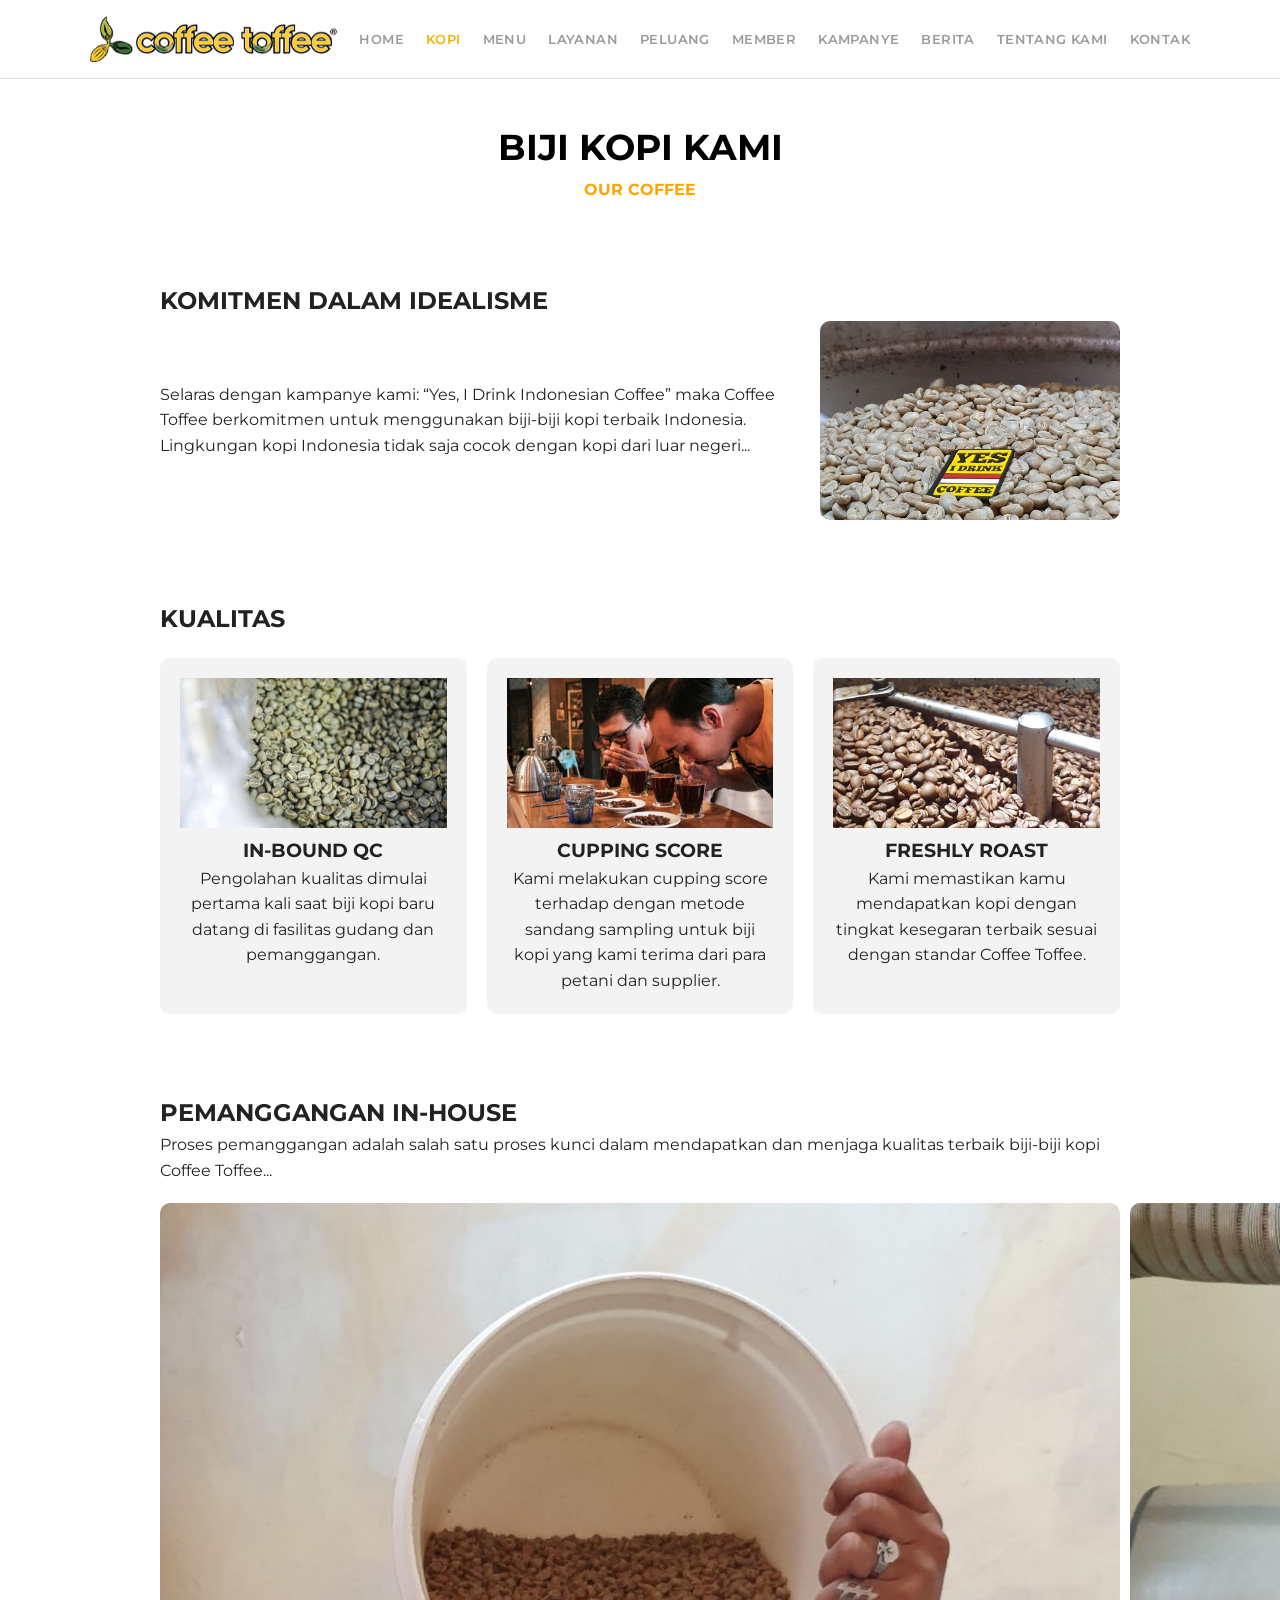
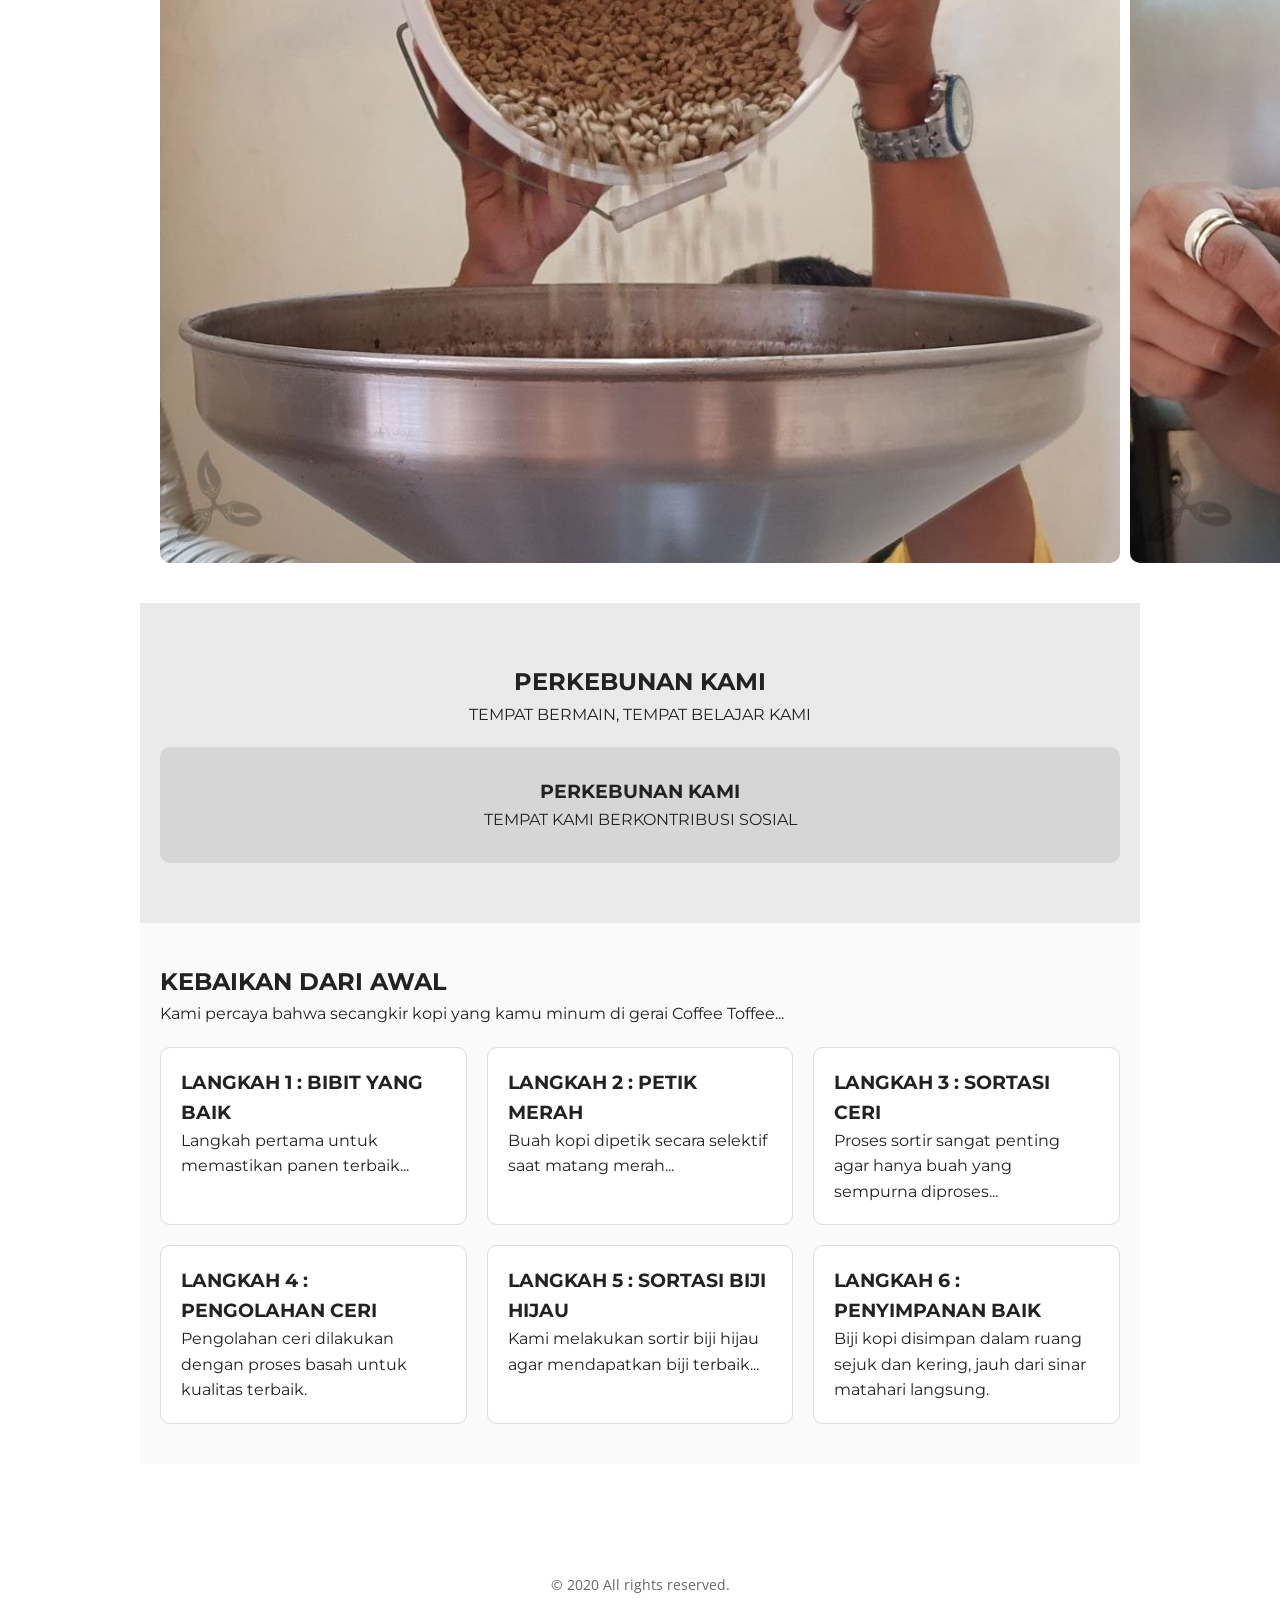
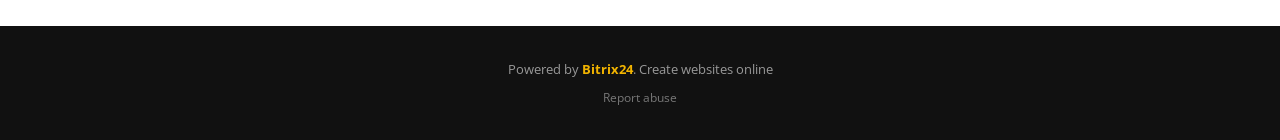
<file: Kopi.html>
<!DOCTYPE html>
<html lang="id">
<head>
    <meta charset="UTF-8">
    <meta name="viewport" content="width=device-width, initial-scale=1.0">
    <title>Biji Kopi Kami - Coffee Toffee</title>
    <link href="https://fonts.googleapis.com/css2?family=Montserrat:wght@400;600;700&family=Open+Sans:wght@300;400;600&display=swap" rel="stylesheet">
    <link rel="stylesheet" href="https://cdn.jsdelivr.net/npm/bootstrap-icons@1.11.1/font/bootstrap-icons.css">
    <link rel="stylesheet" href="Kopi.css">
</head>
<body>
    <header>
        <div class="container header-inner">
            <a href="index.html" class="logo"><img src="Img/logo.png" alt="Coffee Toffee Logo"></a>
            <nav>
                <ul>
                    <li><a href="index.html">HOME</a></li>
                    <li><a href="Kopi.html" class="active">KOPI</a></li>
                    <li><a href="Menu.html">MENU</a></li>
                    <li><a href="Layanan.html">LAYANAN</a></li>
                    <li><a href="Peluang.html">PELUANG</a></li>
                    <li><a href="Member.html">MEMBER</a></li>
                    <li><a href="Kampanye.html">KAMPANYE</a></li>
                    <li><a href="Berita.html">BERITA</a></li>
                    <li><a href="Tentangkami.html">TENTANG KAMI</a></li>
                    <li><a href="Kontak.html">KONTAK</a></li>
                </ul>
            </nav>
        </div>
    </header>

  <section class="hero">
    <h1>BIJI KOPI KAMI</h1>
    <p>OUR COFFEE</p>
  </section>

  <section class="commitment">
    <h2>KOMITMEN DALAM IDEALISME</h2>
    <div class="content">
      <p>Selaras dengan kampanye kami: “Yes, I Drink Indonesian Coffee” maka Coffee Toffee berkomitmen untuk menggunakan biji-biji kopi terbaik Indonesia. Lingkungan kopi Indonesia tidak saja cocok dengan kopi dari luar negeri...</p>
      <img src="Img/kopi1.jpg" alt="Biji Kopi">
    </div>
  </section>

  <section class="quality">
    <h2>KUALITAS</h2>
    <div class="quality-items">
      <div class="item">
        <img src="Img/kopi2.jpg" alt="In-Bound QC">
        <h3>IN-BOUND QC</h3>
        <p>Pengolahan kualitas dimulai pertama kali saat biji kopi baru datang di fasilitas gudang dan pemanggangan.</p>
      </div>
      <div class="item">
        <img src="Img/kopi3.jpg" alt="Cupping Score">
        <h3>CUPPING SCORE</h3>
        <p>Kami melakukan cupping score terhadap dengan metode sandang sampling untuk biji kopi yang kami terima dari para petani dan supplier.</p>
      </div>
      <div class="item">
        <img src="Img/kopi4.jpg" alt="Freshly Roast">
        <h3>FRESHLY ROAST</h3>
        <p>Kami memastikan kamu mendapatkan kopi dengan tingkat kesegaran terbaik sesuai dengan standar Coffee Toffee.</p>
      </div>
    </div>
  </section>

  <section class="roasting">
    <h2>PEMANGGANGAN IN-HOUSE</h2>
    <p>Proses pemanggangan adalah salah satu proses kunci dalam mendapatkan dan menjaga kualitas terbaik biji-biji kopi Coffee Toffee...</p>
    <div class="images">
      <img src="Img/kopi5.jpg" alt="">
      <img src="Img/kopi6.jpg" alt="">
      <img src="Img/kopi7.jpg" alt="">
      <img src="Img/kopi8.jpg" alt="">
    </div>
  </section>

  <section class="farm">
    <h2>PERKEBUNAN KAMI</h2>
    <p>TEMPAT BERMAIN, TEMPAT BELAJAR KAMI</p>
    <div class="box">
      <h3>PERKEBUNAN KAMI</h3>
      <p>TEMPAT KAMI BERKONTRIBUSI SOSIAL</p>
    </div>
  </section>

  <section class="steps">
    <h2>KEBAIKAN DARI AWAL</h2>
    <p>Kami percaya bahwa secangkir kopi yang kamu minum di gerai Coffee Toffee...</p>
    <div class="step-grid">
      <div class="step">
        <h3>LANGKAH 1 : BIBIT YANG BAIK</h3>
        <p>Langkah pertama untuk memastikan panen terbaik...</p>
      </div>
      <div class="step">
        <h3>LANGKAH 2 : PETIK MERAH</h3>
        <p>Buah kopi dipetik secara selektif saat matang merah...</p>
      </div>
      <div class="step">
        <h3>LANGKAH 3 : SORTASI CERI</h3>
        <p>Proses sortir sangat penting agar hanya buah yang sempurna diproses...</p>
      </div>
      <div class="step">
        <h3>LANGKAH 4 : PENGOLAHAN CERI</h3>
        <p>Pengolahan ceri dilakukan dengan proses basah untuk kualitas terbaik.</p>
      </div>
      <div class="step">
        <h3>LANGKAH 5 : SORTASI BIJI HIJAU</h3>
        <p>Kami melakukan sortir biji hijau agar mendapatkan biji terbaik...</p>
      </div>
      <div class="step">
        <h3>LANGKAH 6 : PENYIMPANAN BAIK</h3>
        <p>Biji kopi disimpan dalam ruang sejuk dan kering, jauh dari sinar matahari langsung.</p>
      </div>
    </div>
  </section>

  <footer>
    <p class="copyright">© 2020 All rights reserved.</p>
    <div class="footer-bottom">
        <p>Powered by <strong>Bitrix24</strong>. Create websites online</p>
        <p style="color: #777; font-size: 12px; margin-top: 5px;">Report abuse</p>
    </div>
  </footer>
</body>
</html>
</file>
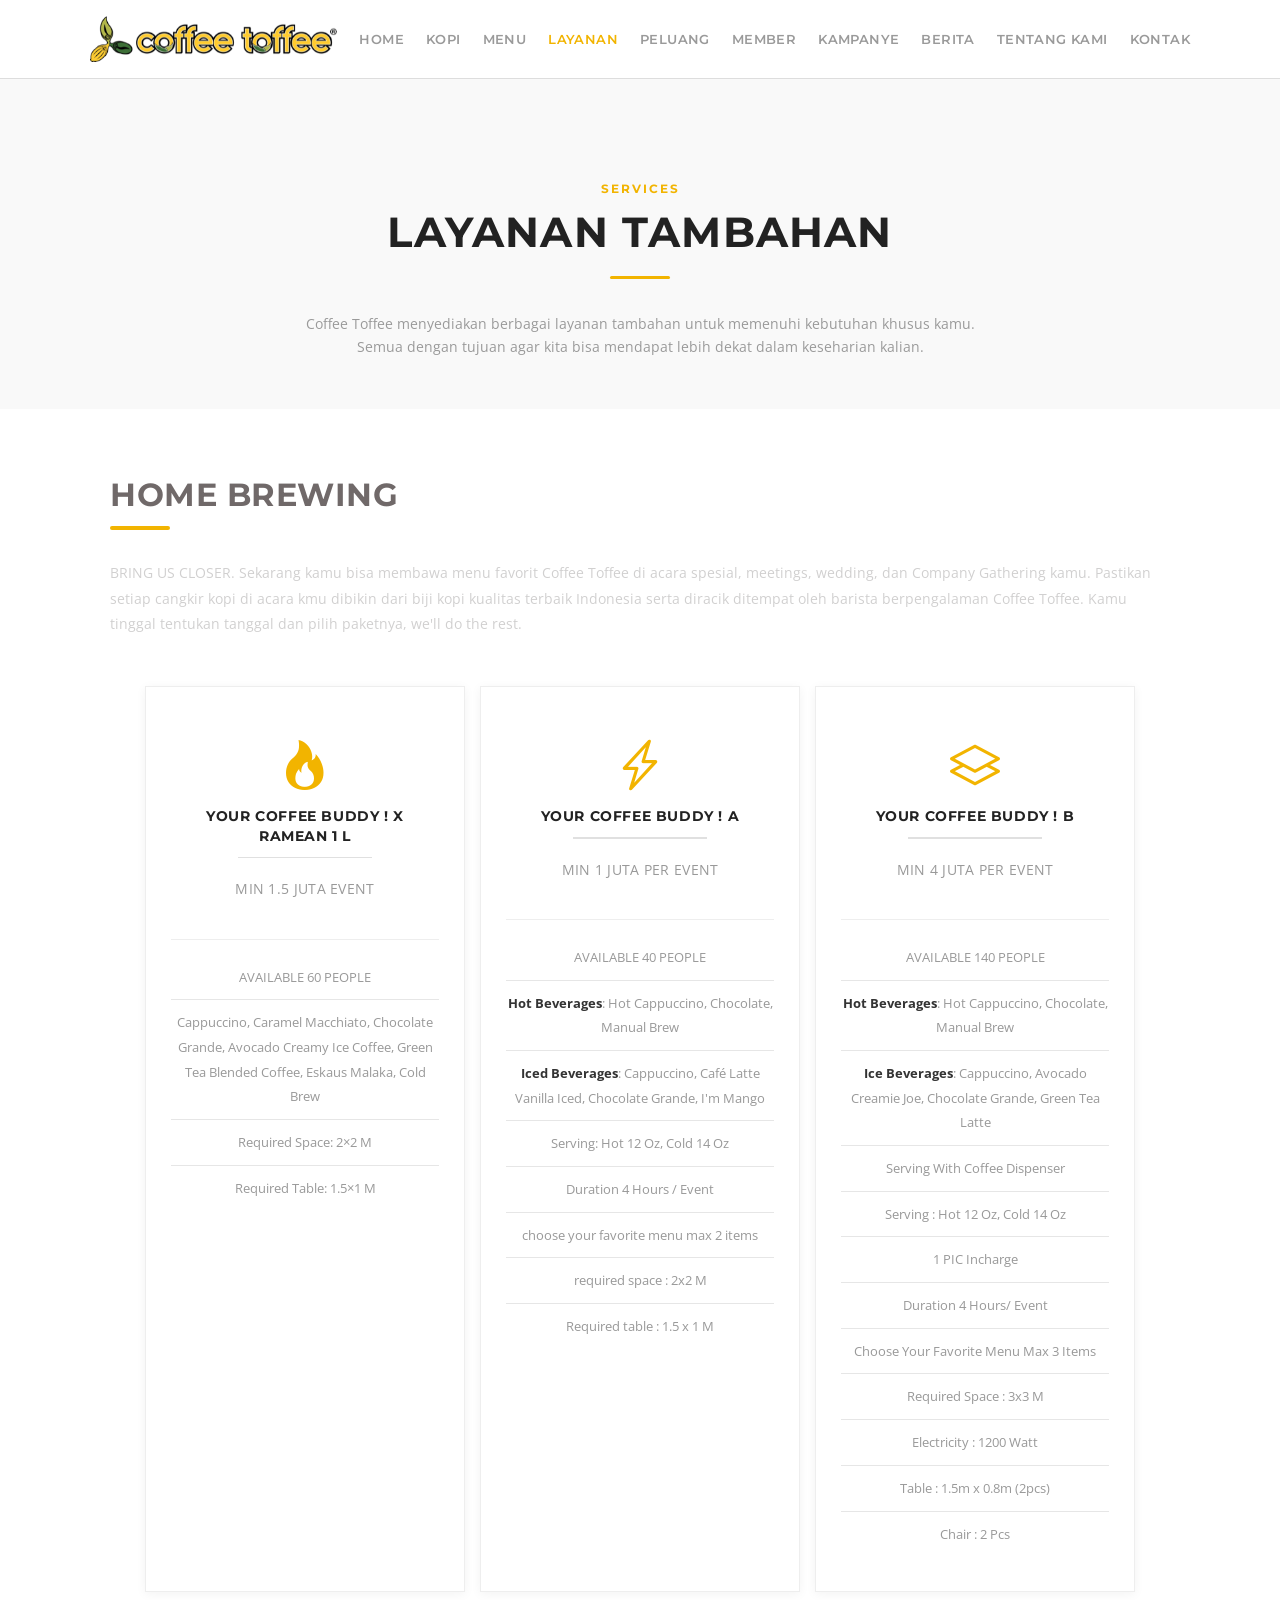
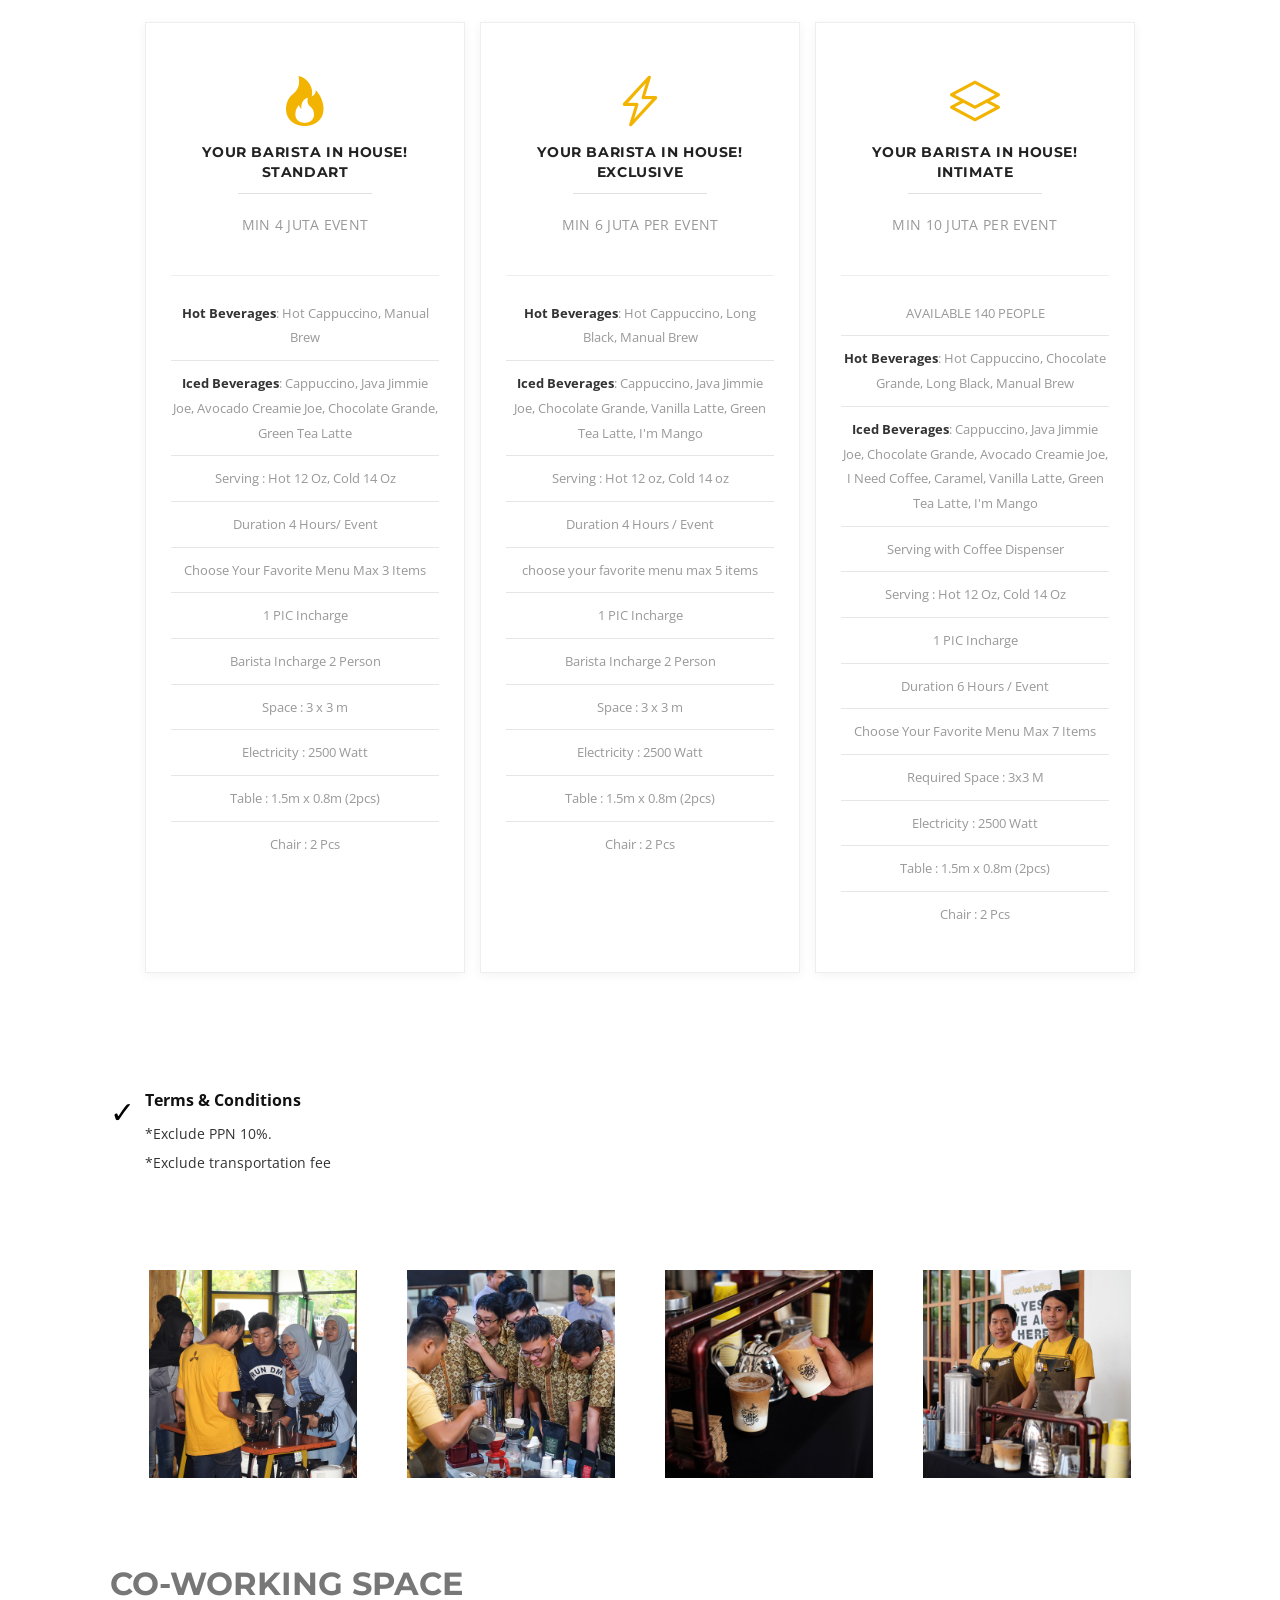
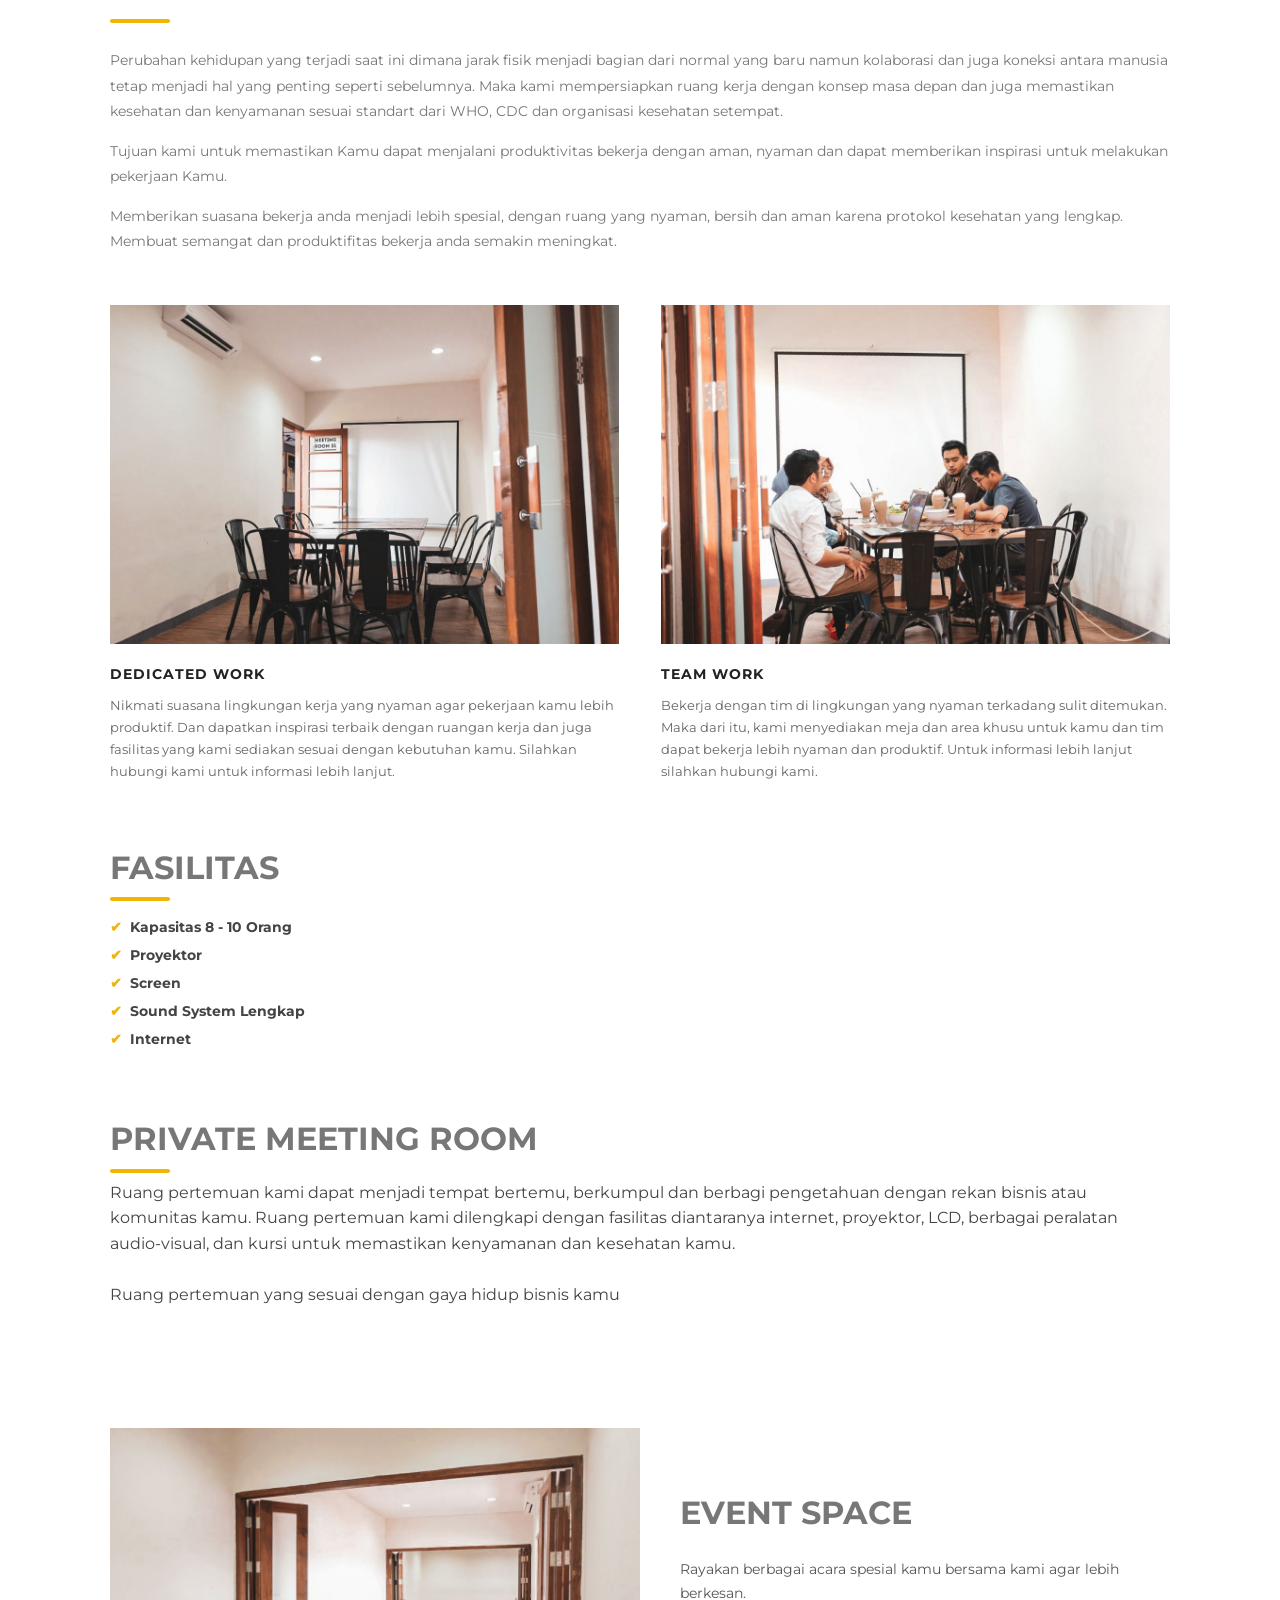
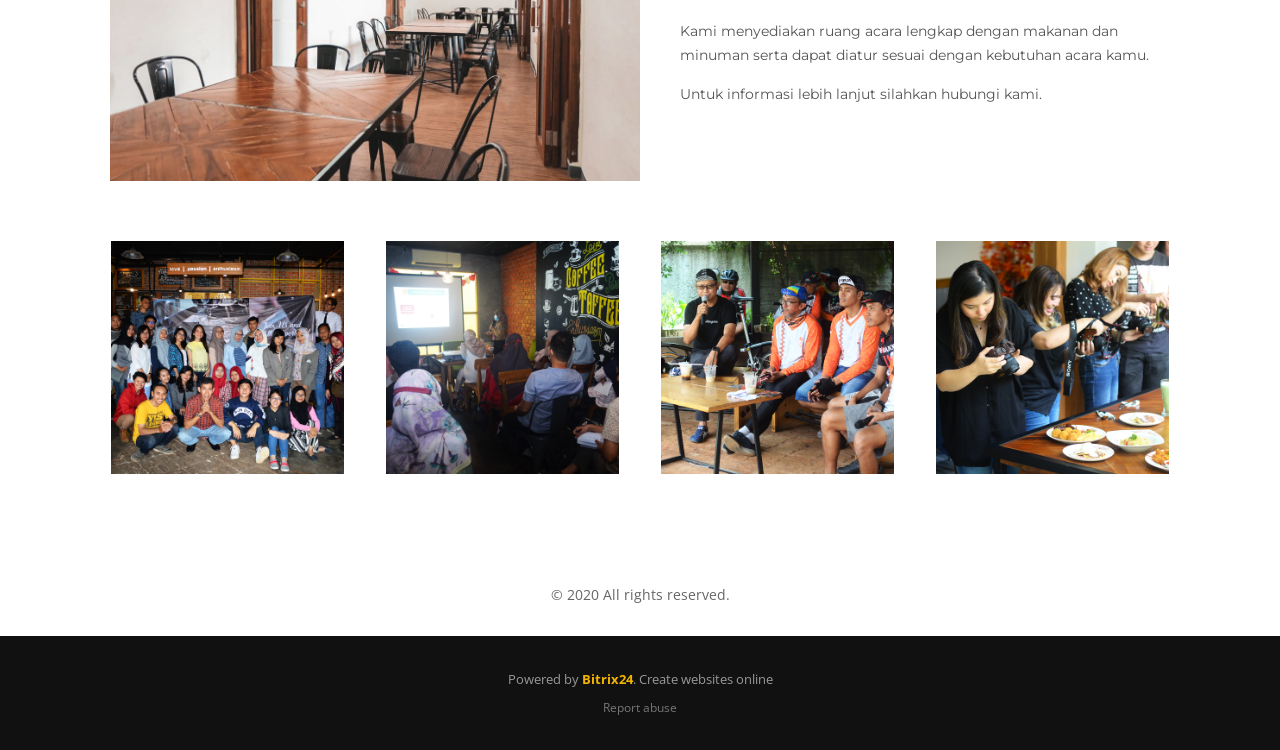
<file: Layanan.html>
<!DOCTYPE html>
<html lang="id">

<head>
    <meta charset="UTF-8">
    <meta name="viewport" content="width=device-width, initial-scale=1.0">
    <title>Layanan - Coffee Toffee</title>
    <link
        href="https://fonts.googleapis.com/css2?family=Montserrat:wght@400;600;700&family=Open+Sans:wght@300;400;600&display=swap"
        rel="stylesheet">
    <link rel="stylesheet" href="https://cdn.jsdelivr.net/npm/bootstrap-icons@1.11.1/font/bootstrap-icons.css">
    <link rel="stylesheet" href="Layanan.css">
</head>

<body>
    <header>
        <div class="container header-inner">
            <a href="index.html" class="logo"><img src="Img/logo.png" alt="Coffee Toffee Logo"></a>
            <nav>
                <ul>
                    <li><a href="index.html">HOME</a></li>
                    <li><a href="Kopi.html">KOPI</a></li>
                    <li><a href="Menu.html">MENU</a></li>
                    <li><a href="Layanan.html" class="active">LAYANAN</a></li>
                    <li><a href="peluang.html">PELUANG</a></li>
                    <li><a href="Member.html">MEMBER</a></li>
                    <li><a href="Kampanye.html">KAMPANYE</a></li>
                    <li><a href="Berita.html">BERITA</a></li>
                    <li><a href="Tentangkami.html">TENTANG KAMI</a></li>
                    <li><a href="Kontak.html">KONTAK</a></li>
                </ul>
            </nav>
        </div>
    </header>

    <section class="hero">
        <p class="kicker">SERVICES</p>
        <h1>LAYANAN TAMBAHAN</h1>
        <p>Coffee Toffee menyediakan berbagai layanan tambahan untuk memenuhi kebutuhan khusus kamu. <br> Semua dengan
            tujuan agar kita bisa mendapat lebih dekat dalam keseharian kalian.</p>
    </section>

    <section class="home-brewing">
        <h2 class="section-title">HOME BREWING</h2>
        <div class="yellow-line"></div>
        <p class="intro">
            BRING US CLOSER. Sekarang kamu bisa membawa menu favorit Coffee Toffee di acara spesial, meetings, wedding,
            dan Company Gathering kamu. Pastikan setiap cangkir kopi di acara kmu dibikin dari biji kopi kualitas
            terbaik Indonesia serta diracik ditempat oleh barista berpengalaman Coffee Toffee. Kamu tinggal tentukan
            tanggal dan pilih paketnya, we'll do the rest.
        </p>

        <div class="cards-container">
            <div class="card">
                <i class="bi bi-fire"></i>
                <h3>YOUR COFFEE BUDDY ! X RAMEAN 1 L</h3>
                <p class="price">MIN 1.5 JUTA EVENT</p>
                <div class="details">
                    <p>AVAILABLE 60 PEOPLE</p>
                    <p>Cappuccino, Caramel Macchiato, Chocolate Grande, Avocado Creamy Ice Coffee, Green Tea Blended
                        Coffee, Eskaus Malaka, Cold Brew</p>
                    <p>Required Space: 2×2 M</p>
                    <p>Required Table: 1.5×1 M</p>
                </div>
            </div>

            <div class="card">
                <i class="bi bi-lightning-charge"></i>
                <h3>YOUR COFFEE BUDDY ! A</h3>
                <p class="price">MIN 1 JUTA PER EVENT</p>
                <div class="details">
                    <p>AVAILABLE 40 PEOPLE</p>
                    <p><b>Hot Beverages</b>: Hot Cappuccino, Chocolate, Manual Brew</p>
                    <p><b>Iced Beverages</b>: Cappuccino, Café Latte Vanilla Iced, Chocolate Grande, I'm Mango</p>
                    <p>Serving: Hot 12 Oz, Cold 14 Oz</p>
                    <p>Duration 4 Hours / Event</p>
                    <p>choose your favorite menu max 2 items</p>
                    <p>required space : 2x2 M</p>
                    <p>Required table : 1.5 x 1 M</p>
                </div>
            </div>

            <div class="card">
                <i class="bi bi-layers"></i>
                <h3>YOUR COFFEE BUDDY ! B</h3>
                <p class="price">MIN 4 JUTA PER EVENT</p>
                <div class="details">
                    <p>AVAILABLE 140 PEOPLE</p>
                    <p><b>Hot Beverages</b>: Hot Cappuccino, Chocolate, Manual Brew</p>
                    <p><b>Ice Beverages</b>: Cappuccino, Avocado Creamie Joe, Chocolate Grande, Green Tea Latte</p>
                    <p>Serving With Coffee Dispenser</p>
                    <p>Serving : Hot 12 Oz, Cold 14 Oz</p>
                    <p>1 PIC Incharge</p>
                    <p>Duration 4 Hours/ Event</p>
                    <p>Choose Your Favorite Menu Max 3 Items</p>
                    <p>Required Space : 3x3 M</p>
                    <p>Electricity : 1200 Watt </p>
                    <p>Table : 1.5m x 0.8m (2pcs)</p>
                    <p>Chair : 2 Pcs </p>
                </div>
            </div>

            <div class="card">
                <i class="bi bi-fire"></i>
                <h3>YOUR BARISTA IN HOUSE! STANDART</h3>
                <p class="price">MIN 4 JUTA EVENT</p>
                <div class="details">
                    <p><b>Hot Beverages</b>: Hot Cappuccino, Manual Brew</p>
                    <p><b>Iced Beverages</b>: Cappuccino, Java Jimmie Joe, Avocado Creamie Joe, Chocolate Grande, Green
                        Tea Latte</p>
                    <p>Serving : Hot 12 Oz, Cold 14 Oz</p>
                    <p>Duration 4 Hours/ Event</p>
                    <p>Choose Your Favorite Menu Max 3 Items</p>
                    <p>1 PIC Incharge</p>
                    <p>Barista Incharge 2 Person</p>
                    <p>Space : 3 x 3 m</p>
                    <p> Electricity : 2500 Watt </p>
                    <p>Table : 1.5m x 0.8m (2pcs)</p>
                    <p> Chair : 2 Pcs </p>
                </div>
            </div>

            <div class="card">
                <i class="bi bi-lightning-charge"></i>
                <h3>YOUR BARISTA IN HOUSE! EXCLUSIVE</h3>
                <p class="price">MIN 6 JUTA PER EVENT</p>
                <div class="details">
                    <p><b>Hot Beverages</b>: Hot Cappuccino, Long Black, Manual Brew</p>
                    <p><b>Iced Beverages</b>: Cappuccino, Java Jimmie Joe, Chocolate Grande, Vanilla Latte, Green Tea
                        Latte, I'm Mango</p>
                    <p>Serving : Hot 12 oz, Cold 14 oz</p>
                    <p>Duration 4 Hours / Event</p>
                    <p>choose your favorite menu max 5 items</p>
                    <p>1 PIC Incharge</p>
                    <p>Barista Incharge 2 Person</p>
                    <p>Space : 3 x 3 m </p>
                    <p>Electricity : 2500 Watt</p>
                    <p> Table : 1.5m x 0.8m (2pcs) </p>
                    <p>Chair : 2 Pcs </p>
                </div>
            </div>

            <div class="card">
                <i class="bi bi-layers"></i>
                <h3>YOUR BARISTA IN HOUSE! INTIMATE</h3>
                <p class="price">MIN 10 JUTA PER EVENT</p>
                <div class="details">
                    <p>AVAILABLE 140 PEOPLE</p>
                    <p><b>Hot Beverages</b>: Hot Cappuccino, Chocolate Grande, Long Black, Manual Brew</p>
                    <p><b>Iced Beverages</b>: Cappuccino, Java Jimmie Joe, Chocolate Grande, Avocado Creamie Joe, I Need
                        Coffee, Caramel, Vanilla Latte, Green Tea Latte, I'm Mango</p>
                    <p>Serving with Coffee Dispenser</p>
                    <p>Serving : Hot 12 Oz, Cold 14 Oz</p>
                    <p>1 PIC Incharge</p>
                    <p>Duration 6 Hours / Event</p>
                    <p>Choose Your Favorite Menu Max 7 Items</p>
                    <p>Required Space : 3x3 M</p>
                    <p>Electricity : 2500 Watt </p>
                    <p>Table : 1.5m x 0.8m (2pcs)</p>
                    <p>Chair : 2 Pcs </p>
                </div>
            </div>
        </div>
    </section>

    <div class="terms">
        <div class="terms-icon">✓</div>
        <div class="terms-content">
            <h3>Terms & Conditions</h3>
            <ul>
                <li>*Exclude PPN 10%.</li>
                <li>*Exclude transportation fee</li>
            </ul>
        </div>
    </div>

    <section class="coworking">
        <div class="gallery">
            <img src="Img/Hbs-03_2x.png" alt="Coworking 1">
            <img src="Img/HBS-02_2x.png" alt="Coworking 2">
            <img src="Img/Hbs-04_2x.png" alt="Coworking 3">
            <img src="Img/HBS_01_2x_2x.jpg" alt="Coworking 4">
        </div>

        <h3 class="workspace-title">CO-WORKING SPACE</h3>
        <div class="yellow-line"></div>
        <div class="workspace-desc">
            <p>
                Perubahan kehidupan yang terjadi saat ini dimana jarak fisik menjadi bagian dari normal yang baru namun
                kolaborasi dan juga koneksi antara manusia tetap menjadi hal yang penting seperti sebelumnya. Maka kami
                mempersiapkan ruang kerja dengan konsep masa depan dan juga memastikan kesehatan dan kenyamanan sesuai
                standart dari WHO, CDC dan organisasi kesehatan setempat.
            </p>
            <p>
                Tujuan kami untuk memastikan Kamu dapat menjalani produktivitas bekerja dengan aman, nyaman dan dapat
                memberikan inspirasi untuk melakukan pekerjaan Kamu.
            </p>
            <p>
                Memberikan suasana bekerja anda menjadi lebih spesial, dengan ruang yang nyaman, bersih dan aman karena
                protokol kesehatan yang lengkap. Membuat semangat dan produktifitas bekerja anda semakin meningkat.
            </p>
        </div>

        <div class="workspace-gallery">
            <div class="item">
                <img src="Img/002_2x.jpg" alt="Dedicated Work">
                <h3>DEDICATED WORK</h3>
                <p>Nikmati suasana lingkungan kerja yang nyaman agar pekerjaan kamu lebih produktif. Dan dapatkan
                    inspirasi terbaik dengan ruangan kerja dan juga fasilitas yang kami sediakan sesuai dengan kebutuhan
                    kamu. Silahkan hubungi kami untuk informasi lebih lanjut.</p>
            </div>
            <div class="item">
                <img src="Img/001_2x.jpg" alt="Team Work">
                <h3>TEAM WORK</h3>
                <p>Bekerja dengan tim di lingkungan yang nyaman terkadang sulit ditemukan. Maka dari itu, kami
                    menyediakan meja dan area khusu untuk kamu dan tim dapat bekerja lebih nyaman dan produktif. Untuk
                    informasi lebih lanjut silahkan hubungi kami.</p>
            </div>
        </div>

        <h3 class="section-subtitle">FASILITAS</h3>
        <ul class="fasilitas-list">
            <li><b>Kapasitas 8 - 10 Orang</b></li>
            <li><b>Proyektor</b></li>
            <li><b>Screen</b></li>
            <li><b>Sound System Lengkap</b></li>
            <li><b>Internet</b></li>
        </ul>

        <div class="meeting">
            <h3 class="section-subtitle">PRIVATE MEETING ROOM</h3>
            <p>
                Ruang pertemuan kami dapat menjadi tempat bertemu, berkumpul dan berbagi pengetahuan dengan rekan bisnis
                atau komunitas kamu. Ruang pertemuan kami dilengkapi dengan fasilitas diantaranya internet, proyektor,
                LCD, berbagai peralatan audio-visual, dan kursi untuk memastikan kenyamanan dan kesehatan kamu.
            </p> <br>
            <p> Ruang pertemuan yang sesuai dengan gaya hidup bisnis kamu
            </p>
        </div>
    </section>

    <section class="event-section">
        <img src="Img/004_2x1.jpg" alt="Event Space">
        <div class="event-content">
            <h2>EVENT SPACE</h2>
            <p>Rayakan berbagai acara spesial kamu bersama kami agar lebih berkesan.</p>
            <p>Kami menyediakan ruang acara lengkap dengan makanan dan minuman serta dapat diatur sesuai dengan
                kebutuhan acara kamu.</p>
            <p>Untuk informasi lebih lanjut silahkan hubungi kami.</p>
        </div>
    </section>

    <div class="event-gallery">
        <img src="Img/Event_-_02_2x2.png" alt="Event 2">
        <img src="Img/Event_-_05_2x3.png" alt="Event 3">
        <img src="Img/Event_-_03_2x4.png" alt="Event 4">
        <img src="Img/Event_-_01_2x5.png" alt="Event 4">
    </div>
    <footer>
        <p class="copyright">© 2020 All rights reserved.</p>
        <div class="footer-bottom">
            <p>Powered by <strong>Bitrix24</strong>. Create websites online</p>
            <p style="color: #777; font-size: 12px; margin-top: 5px;">Report abuse</p>
        </div>
    </footer>
</body>

</html>
</file>
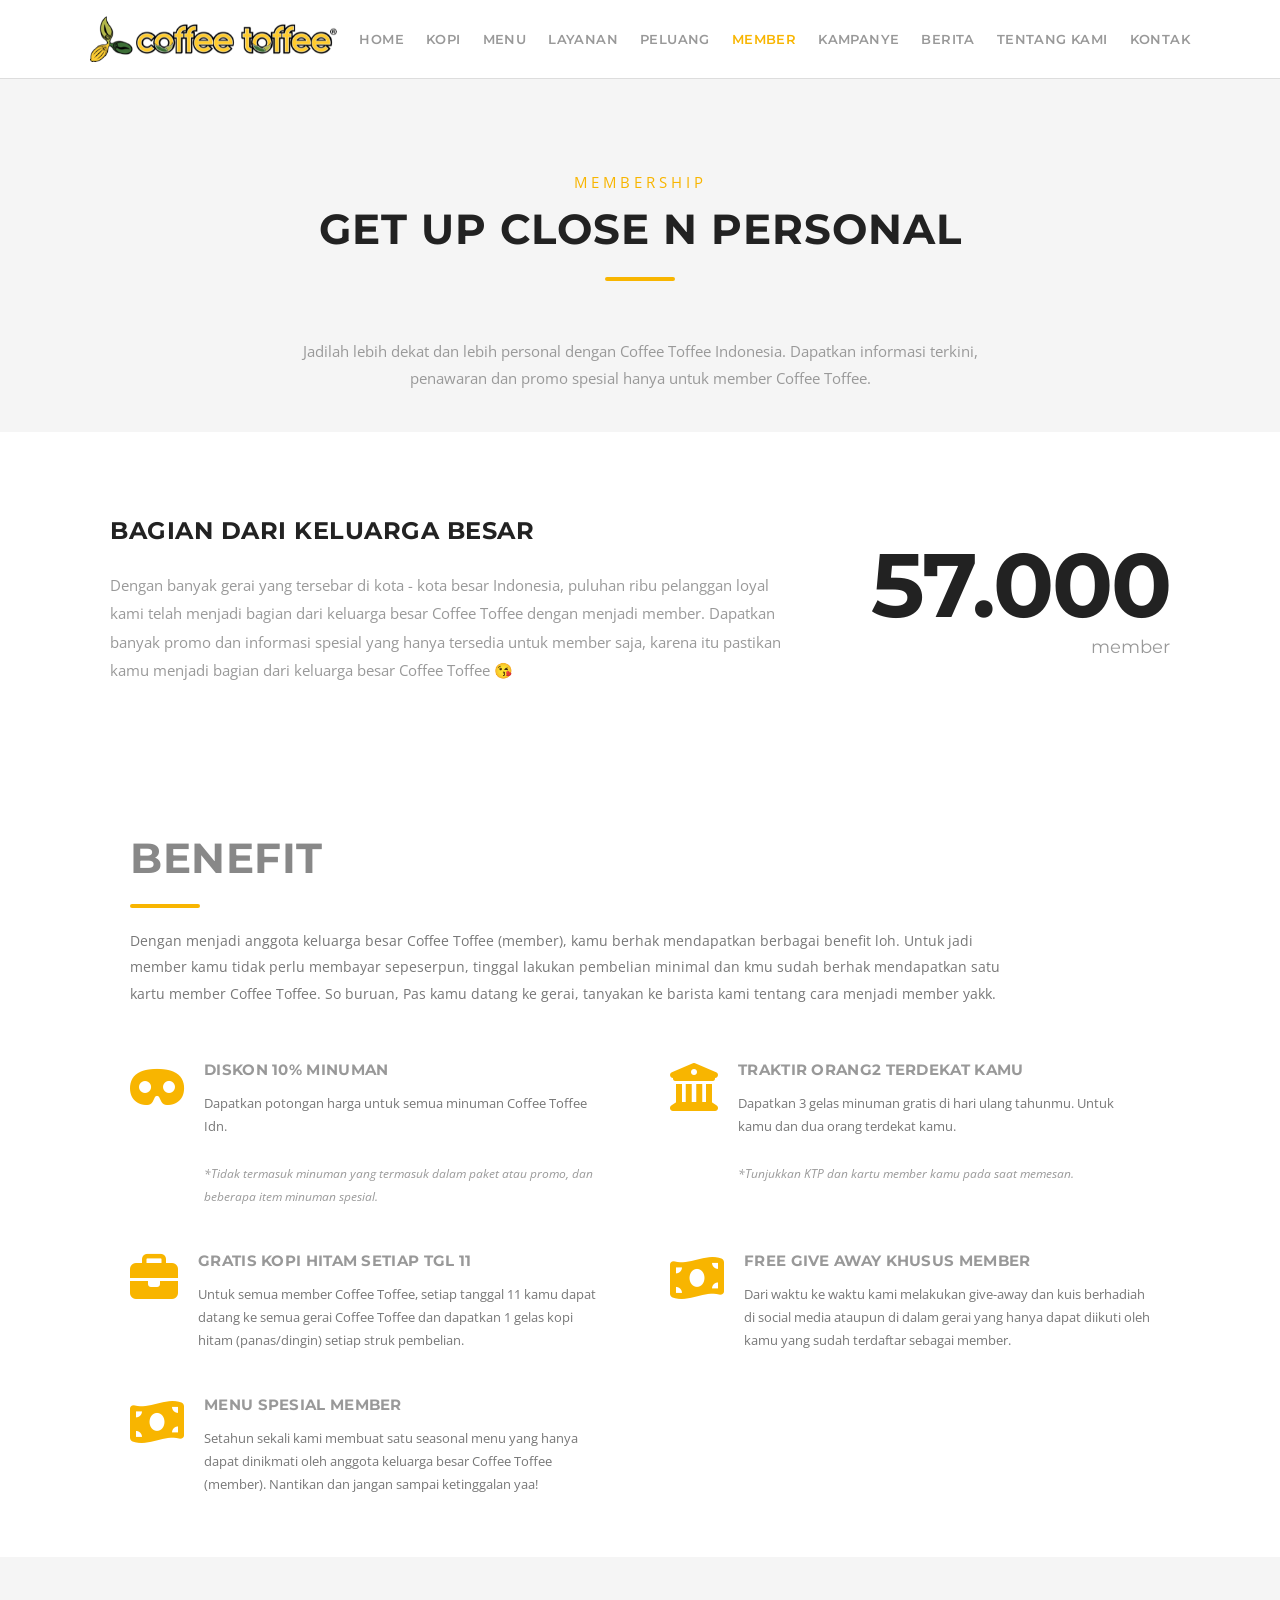
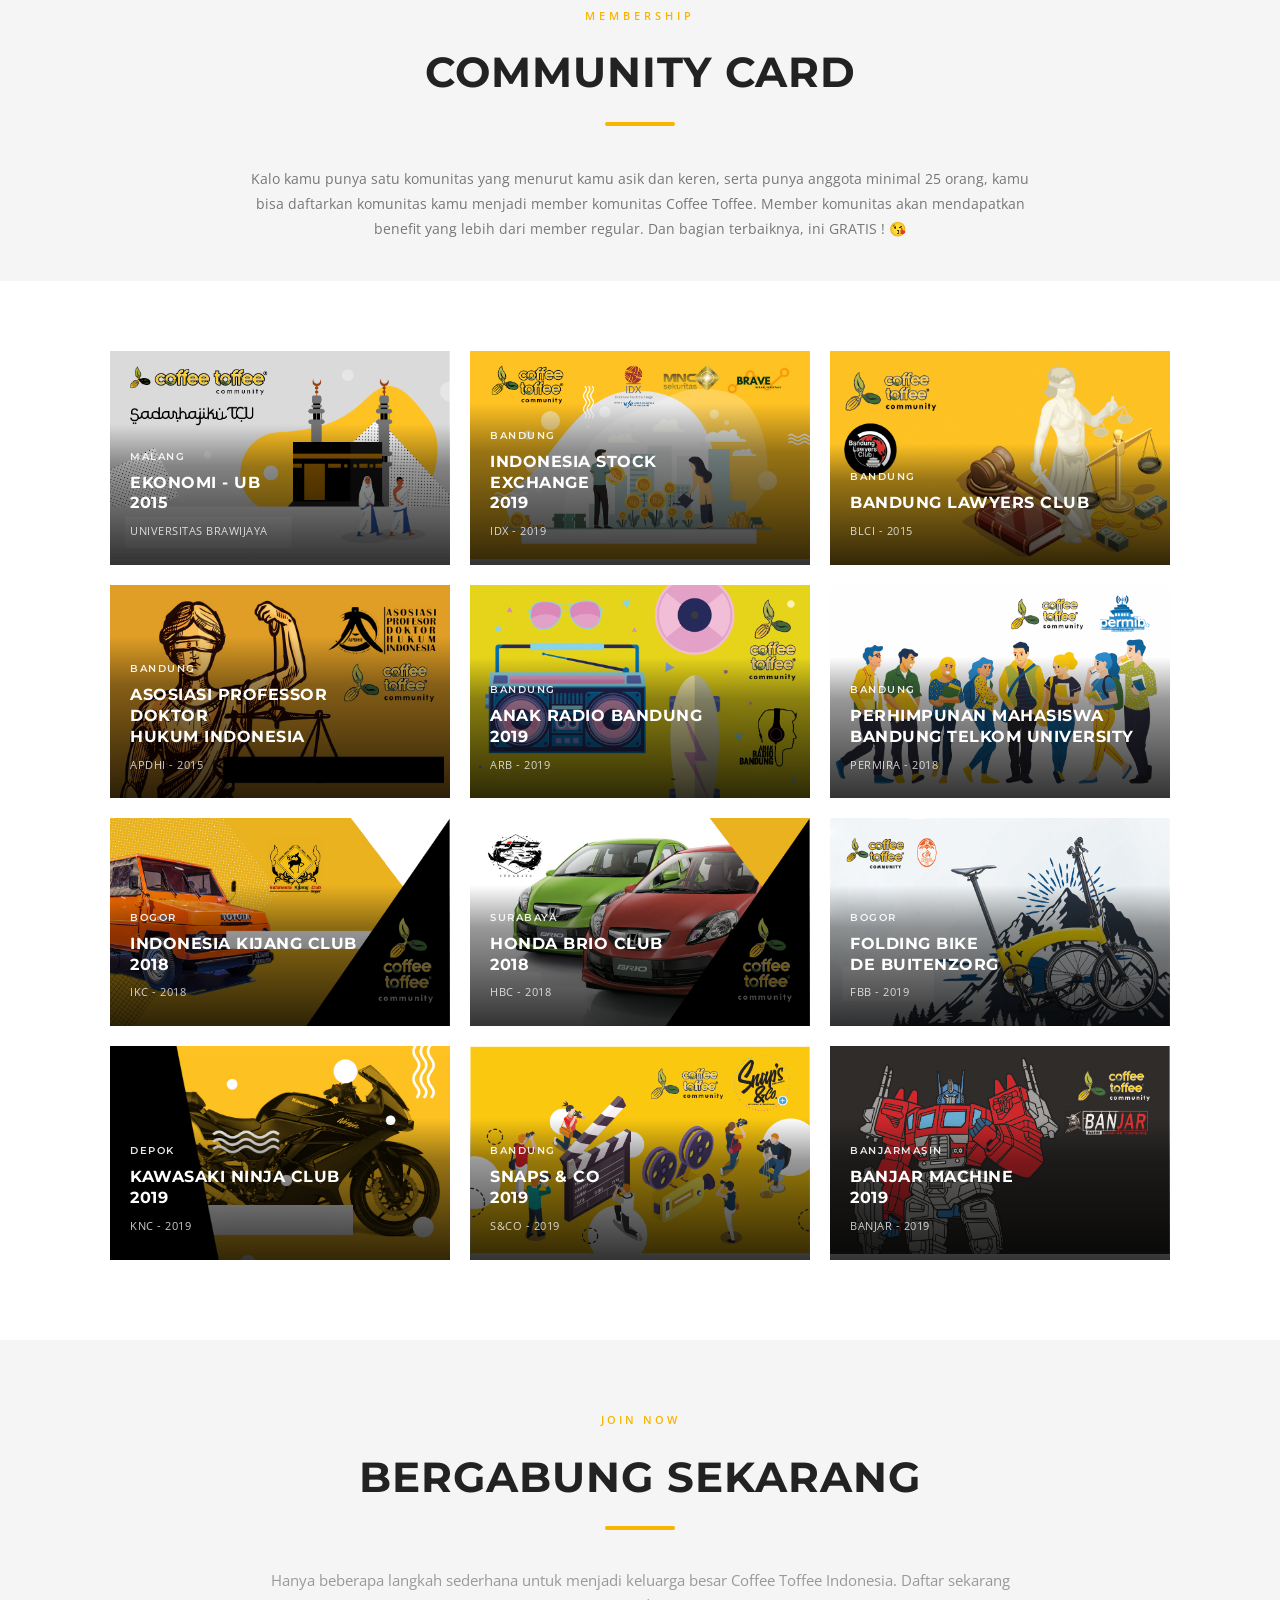
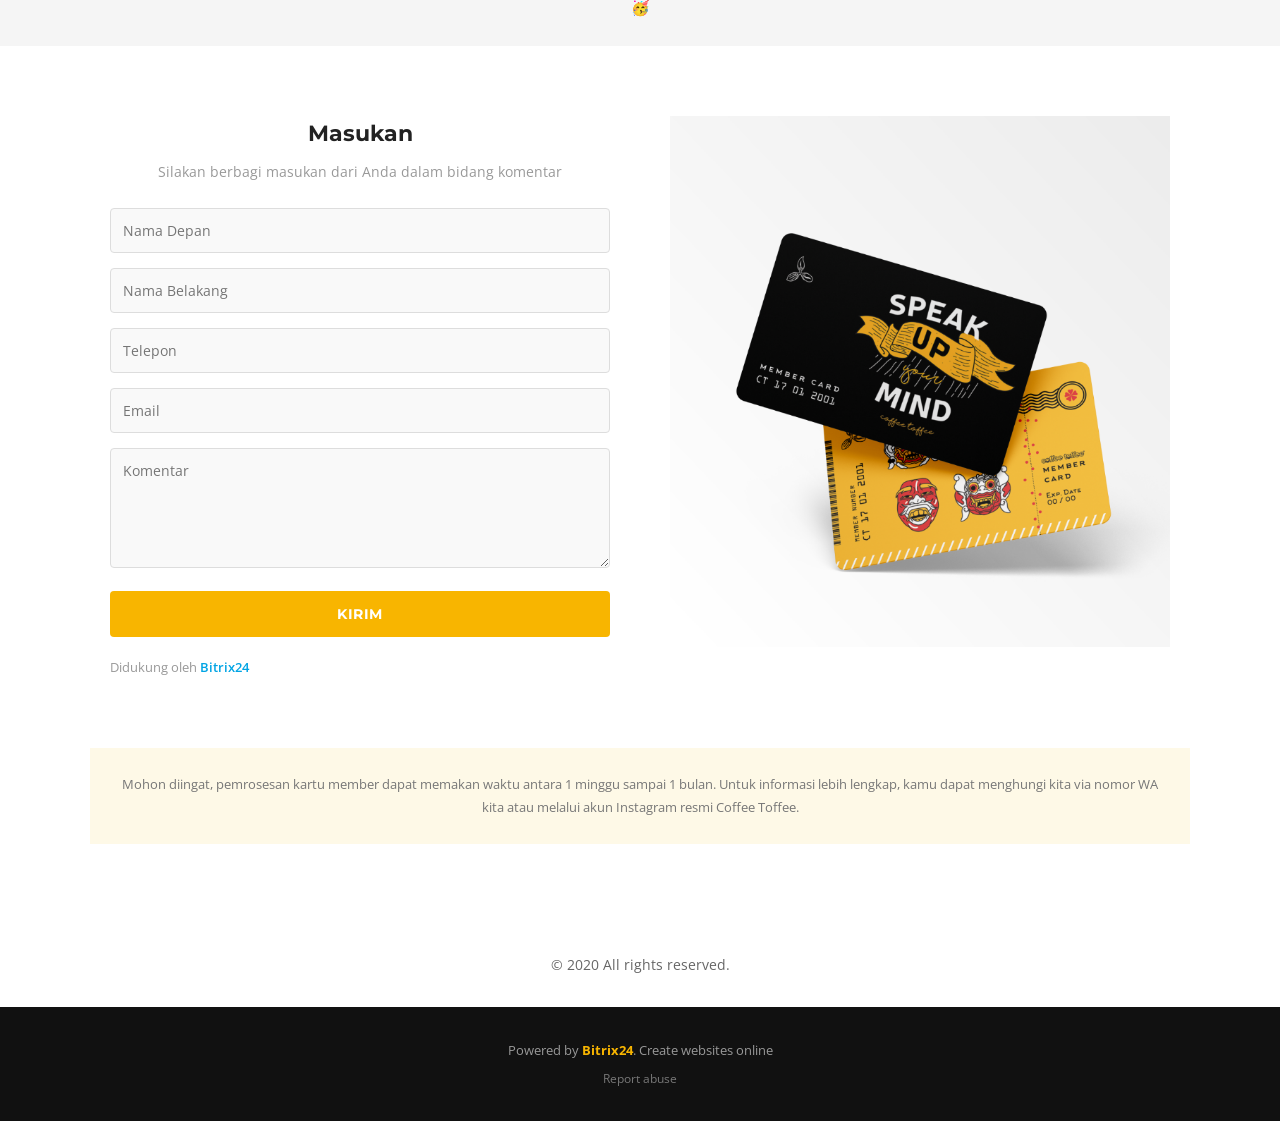
<file: Member.html>
<!DOCTYPE html>
<html lang="id">

<head>
  <meta charset="UTF-8">
  <meta name="viewport" content="width=device-width, initial-scale=1.0">
  <title>Member | Coffee Toffee</title>
  <link
    href="https://fonts.googleapis.com/css2?family=Montserrat:wght@500;600;700&family=Open+Sans:wght@400;600&display=swap"
    rel="stylesheet">
  <link rel="stylesheet" href="https://cdnjs.cloudflare.com/ajax/libs/font-awesome/6.4.0/css/all.min.css">
  <link rel="stylesheet" href="Member.css">
</head>

<body>
  <!-- HEADER -->
  <header>
    <div class="container header-inner">
      <a href="index.html" class="logo"><img src="Img/logo.png" alt="Coffee Toffee Logo"></a>
      <nav>
        <ul>
          <li><a href="index.html">HOME</a></li>
          <li><a href="Kopi.html">KOPI</a></li>
          <li><a href="Menu.html">MENU</a></li>
          <li><a href="Layanan.html">LAYANAN</a></li>
          <li><a href="Peluang.html">PELUANG</a></li>
          <li><a href="Member.html" class="active">MEMBER</a></li>
          <li><a href="Kampanye.html">KAMPANYE</a></li>
          <li><a href="Berita.html">BERITA</a></li>
          <li><a href="Tentangkami.html">TENTANG KAMI</a></li>
          <li><a href="Kontak.html">KONTAK</a></li>
        </ul>
      </nav>
    </div>
  </header>

  <!-- HERO -->
  <section class="hero">
    <p class="kicker">MEMBERSHIP</p>
    <h1>GET UP CLOSE N PERSONAL</h1>
    <p>Jadilah lebih dekat dan lebih personal dengan Coffee Toffee Indonesia. Dapatkan informasi terkini, penawaran dan
      promo spesial hanya untuk member Coffee Toffee.</p>
  </section>

  <!-- FAMILY -->
  <section class="family">
    <div class="family-text">
      <h3>BAGIAN DARI KELUARGA BESAR</h3>
      <p>Dengan banyak gerai yang tersebar di kota - kota besar Indonesia, puluhan ribu pelanggan loyal kami telah
        menjadi bagian dari keluarga besar Coffee Toffee dengan menjadi member. Dapatkan banyak promo dan informasi
        spesial yang hanya tersedia untuk member saja, karena itu pastikan kamu menjadi bagian dari keluarga besar
        Coffee Toffee 😘</p>
    </div>
    <div class="family-number">
      57.000
      <span>member</span>
    </div>
  </section>

  <!-- BAGIAN BENEFIT -->
  <section class="benefit" id="benefit">
    <div class="container">
      <h2>BENEFIT</h2>
      <p>
        Dengan menjadi anggota keluarga besar Coffee Toffee (member), kamu berhak mendapatkan berbagai benefit loh.
        Untuk jadi member kamu tidak perlu membayar sepeserpun, tinggal lakukan pembelian minimal dan kmu sudah berhak
        mendapatkan satu kartu member Coffee Toffee. So buruan, Pas kamu datang ke gerai, tanyakan ke barista kami
        tentang cara menjadi member yakk.
      </p>

      <div class="benefit-grid">
        <!-- Box 1 -->
        <div class="benefit-box">
          <i class="fa-solid fa-mask"></i>
          <div class="benefit-content">
            <h3>DISKON 10% MINUMAN</h3>
            <p>
              Dapatkan potongan harga untuk semua minuman Coffee Toffee Idn.
              <br><br>
              <em>*Tidak termasuk minuman yang termasuk dalam paket atau promo, dan beberapa item minuman spesial.</em>
            </p>
          </div>
        </div>

        <!-- Box 2 -->
        <div class="benefit-box">
          <i class="fa-solid fa-building-columns"></i>
          <div class="benefit-content">
            <h3>TRAKTIR ORANG2 TERDEKAT KAMU</h3>
            <p>
              Dapatkan 3 gelas minuman gratis di hari ulang tahunmu. Untuk kamu dan dua orang terdekat kamu.
              <br><br>
              <em>*Tunjukkan KTP dan kartu member kamu pada saat memesan.</em>
            </p>
          </div>
        </div>

        <!-- Box 3 -->
        <div class="benefit-box">
          <i class="fa-solid fa-briefcase"></i>
          <div class="benefit-content">
            <h3>GRATIS KOPI HITAM SETIAP TGL 11</h3>
            <p>
              Untuk semua member Coffee Toffee, setiap tanggal 11 kamu dapat datang ke semua gerai Coffee Toffee
              dan dapatkan 1 gelas kopi hitam (panas/dingin) setiap struk pembelian.
            </p>
          </div>
        </div>

        <!-- Box 4 -->
        <div class="benefit-box">
          <i class="fa-solid fa-money-bill-wave"></i>
          <div class="benefit-content">
            <h3>FREE GIVE AWAY KHUSUS MEMBER</h3>
            <p>
              Dari waktu ke waktu kami melakukan give-away dan kuis berhadiah di social media ataupun di dalam gerai
              yang hanya dapat diikuti oleh kamu yang sudah terdaftar sebagai member.
            </p>
          </div>
        </div>

        <!-- Box 5 -->
        <div class="benefit-box">
          <i class="fa-solid fa-money-bill-wave"></i>
          <div class="benefit-content">
            <h3>MENU SPESIAL MEMBER</h3>
            <p>
              Setahun sekali kami membuat satu seasonal menu yang hanya dapat dinikmati oleh anggota keluarga besar
              Coffee Toffee (member). Nantikan dan jangan sampai ketinggalan yaa!
            </p>
          </div>
        </div>
      </div>
    </div>
  </section>

  <!-- COMMUNITY CARD -->
  <div class="community-hero">
    <p class="kicker">MEMBERSHIP</p>
    <h2 class="section-title">COMMUNITY CARD</h2>
    <div class="underline"></div>
    <p class="community-desc">Kalo kamu punya satu komunitas yang menurut kamu asik dan keren, serta punya anggota
      minimal 25 orang, kamu bisa daftarkan komunitas kamu menjadi member komunitas Coffee Toffee. Member komunitas akan
      mendapatkan benefit yang lebih dari member regular. Dan bagian terbaiknya, ini GRATIS ! 😘</p>
  </div>

  <section class="community">
    <div class="container">
      <div class="cards">
        <div class="card-item">
          <img src="Img/card 1.png" alt="Card 1">
          <div class="card-overlay">
            <p class="card-location">MALANG</p>
            <h3 class="card-title">EKONOMI - UB<br>2015</h3>
            <p class="card-subtitle">UNIVERSITAS BRAWIJAYA</p>
          </div>
        </div>

        <div class="card-item">
          <img src="Img/card 2.png" alt="Card 2">
          <div class="card-overlay">
            <p class="card-location">BANDUNG</p>
            <h3 class="card-title">INDONESIA STOCK<br>EXCHANGE<br>2019</h3>
            <p class="card-subtitle">IDX - 2019</p>
          </div>
        </div>

        <div class="card-item">
          <img src="Img/card 3.png" alt="Card 3">
          <div class="card-overlay">
            <p class="card-location">BANDUNG</p>
            <h3 class="card-title">BANDUNG LAWYERS CLUB</h3>
            <p class="card-subtitle">BLCI - 2015</p>
          </div>
        </div>

        <div class="card-item">
          <img src="Img/card 4.png" alt="Card 4">
          <div class="card-overlay">
            <p class="card-location">BANDUNG</p>
            <h3 class="card-title">ASOSIASI PROFESSOR<br>DOKTOR<br>HUKUM INDONESIA</h3>
            <p class="card-subtitle">APDHI - 2015</p>
          </div>
        </div>

        <div class="card-item">
          <img src="Img/card 5.png" alt="Card 5">
          <div class="card-overlay">
            <p class="card-location">BANDUNG</p>
            <h3 class="card-title">ANAK RADIO BANDUNG<br>2019</h3>
            <p class="card-subtitle">ARB - 2019</p>
          </div>
        </div>

        <div class="card-item">
          <img src="Img/card 6.png" alt="Card 6">
          <div class="card-overlay">
            <p class="card-location">BANDUNG</p>
            <h3 class="card-title">PERHIMPUNAN MAHASISWA<br>BANDUNG TELKOM UNIVERSITY</h3>
            <p class="card-subtitle">PERMIRA - 2018</p>
          </div>
        </div>

        <div class="card-item">
          <img src="Img/card 7.png" alt="Card 7">
          <div class="card-overlay">
            <p class="card-location">BOGOR</p>
            <h3 class="card-title">INDONESIA KIJANG CLUB<br>2018</h3>
            <p class="card-subtitle">IKC - 2018</p>
          </div>
        </div>

        <div class="card-item">
          <img src="Img/card 8.png" alt="Card 8">
          <div class="card-overlay">
            <p class="card-location">SURABAYA</p>
            <h3 class="card-title">HONDA BRIO CLUB<br>2018</h3>
            <p class="card-subtitle">HBC - 2018</p>
          </div>
        </div>

        <div class="card-item">
          <img src="Img/card 9.png" alt="Card 9">
          <div class="card-overlay">
            <p class="card-location">BOGOR</p>
            <h3 class="card-title">FOLDING BIKE<br>DE BUITENZORG</h3>
            <p class="card-subtitle">FBB - 2019</p>
          </div>
        </div>

        <div class="card-item">
          <img src="Img/card 10.png" alt="Card 10">
          <div class="card-overlay">
            <p class="card-location">DEPOK</p>
            <h3 class="card-title">KAWASAKI NINJA CLUB<br>2019</h3>
            <p class="card-subtitle">KNC - 2019</p>
          </div>
        </div>

        <div class="card-item">
          <img src="Img/card 11.png" alt="Card 11">
          <div class="card-overlay">
            <p class="card-location">BANDUNG</p>
            <h3 class="card-title">SNAPS & CO<br>2019</h3>
            <p class="card-subtitle">S&CO - 2019</p>
          </div>
        </div>

        <div class="card-item">
          <img src="Img/card 12.png" alt="Card 12">
          <div class="card-overlay">
            <p class="card-location">BANJARMASIN</p>
            <h3 class="card-title">BANJAR MACHINE<br>2019</h3>
            <p class="card-subtitle">BANJAR - 2019</p>
          </div>
        </div>
      </div>
    </div>
  </section>

  <!-- JOIN FORM -->
  <section class="join">
    <div class="join-header">
      <p class="kicker">JOIN NOW</p>
      <h2>BERGABUNG SEKARANG</h2>
      <p>Hanya beberapa langkah sederhana untuk menjadi keluarga besar Coffee Toffee Indonesia. Daftar sekarang 🥳</p>
    </div>
    <div class="join-inner">
      <form class="form">
        <h3>Masukan</h3>
        <p>Silakan berbagi masukan dari Anda dalam bidang komentar</p>
        <input type="text" placeholder="Nama Depan" required>
        <input type="text" placeholder="Nama Belakang" required>
        <input type="text" placeholder="Telepon" required>
        <input type="email" placeholder="Email" required>
        <textarea placeholder="Komentar" required></textarea>
        <button type="submit">Kirim</button>

        <div class="powered">
          Didukung oleh <a href="#">Bitrix24</a>
        </div>
      </form>

      <div class="join-img">
        <img src="Img/Screenshot 2025-10-21 173446.png" alt="Member Card">
      </div>
    </div>

    <div class="info-box">
      <p>Mohon diingat, pemrosesan kartu member dapat memakan waktu antara 1 minggu sampai 1 bulan. Untuk informasi
        lebih lengkap, kamu dapat menghungi kita via nomor WA kita atau melalui akun Instagram resmi Coffee Toffee.</p>
    </div>
  </section>

  <footer>
    <p class="copyright">© 2020 All rights reserved.</p>
    <div class="footer-bottom">
      <p>Powered by <strong>Bitrix24</strong>. Create websites online</p>
      <p style="color: #777; font-size: 12px; margin-top: 5px;">Report abuse</p>
    </div>
  </footer>
</body>

</html>
</file>
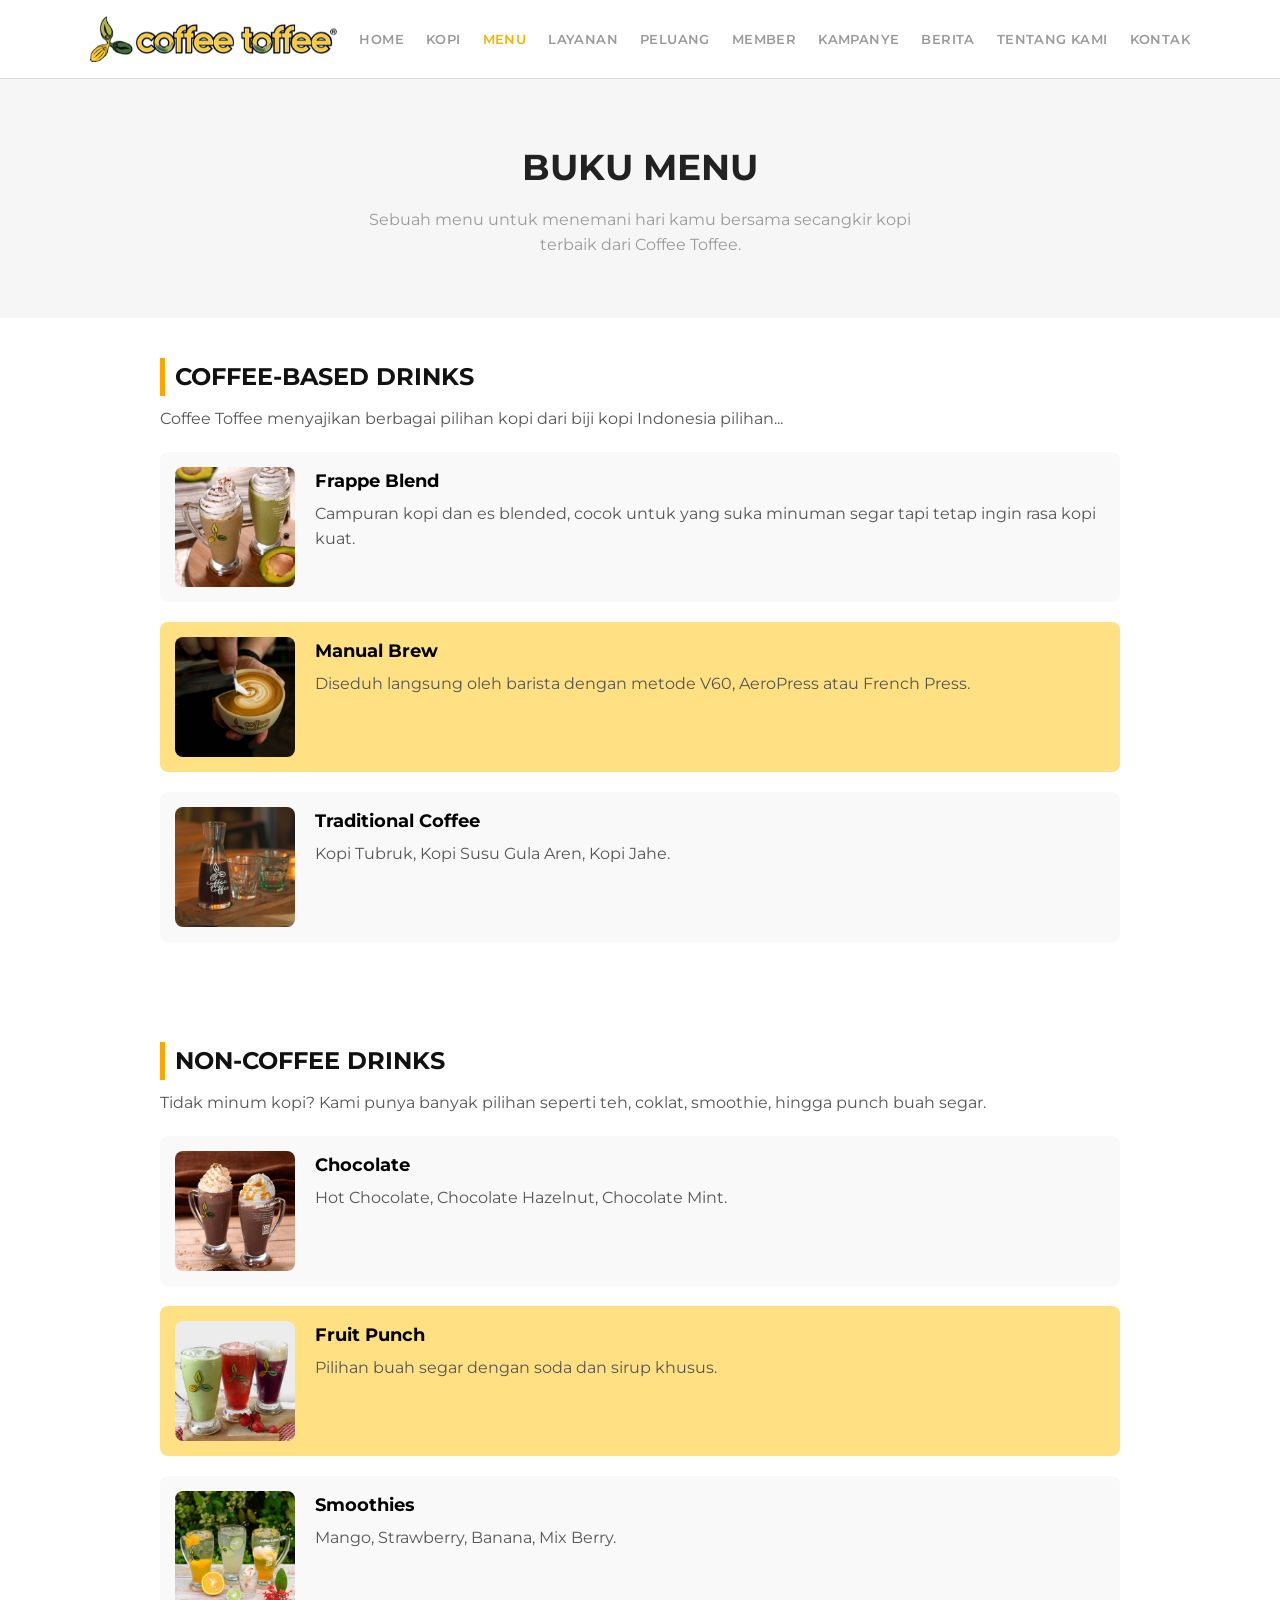
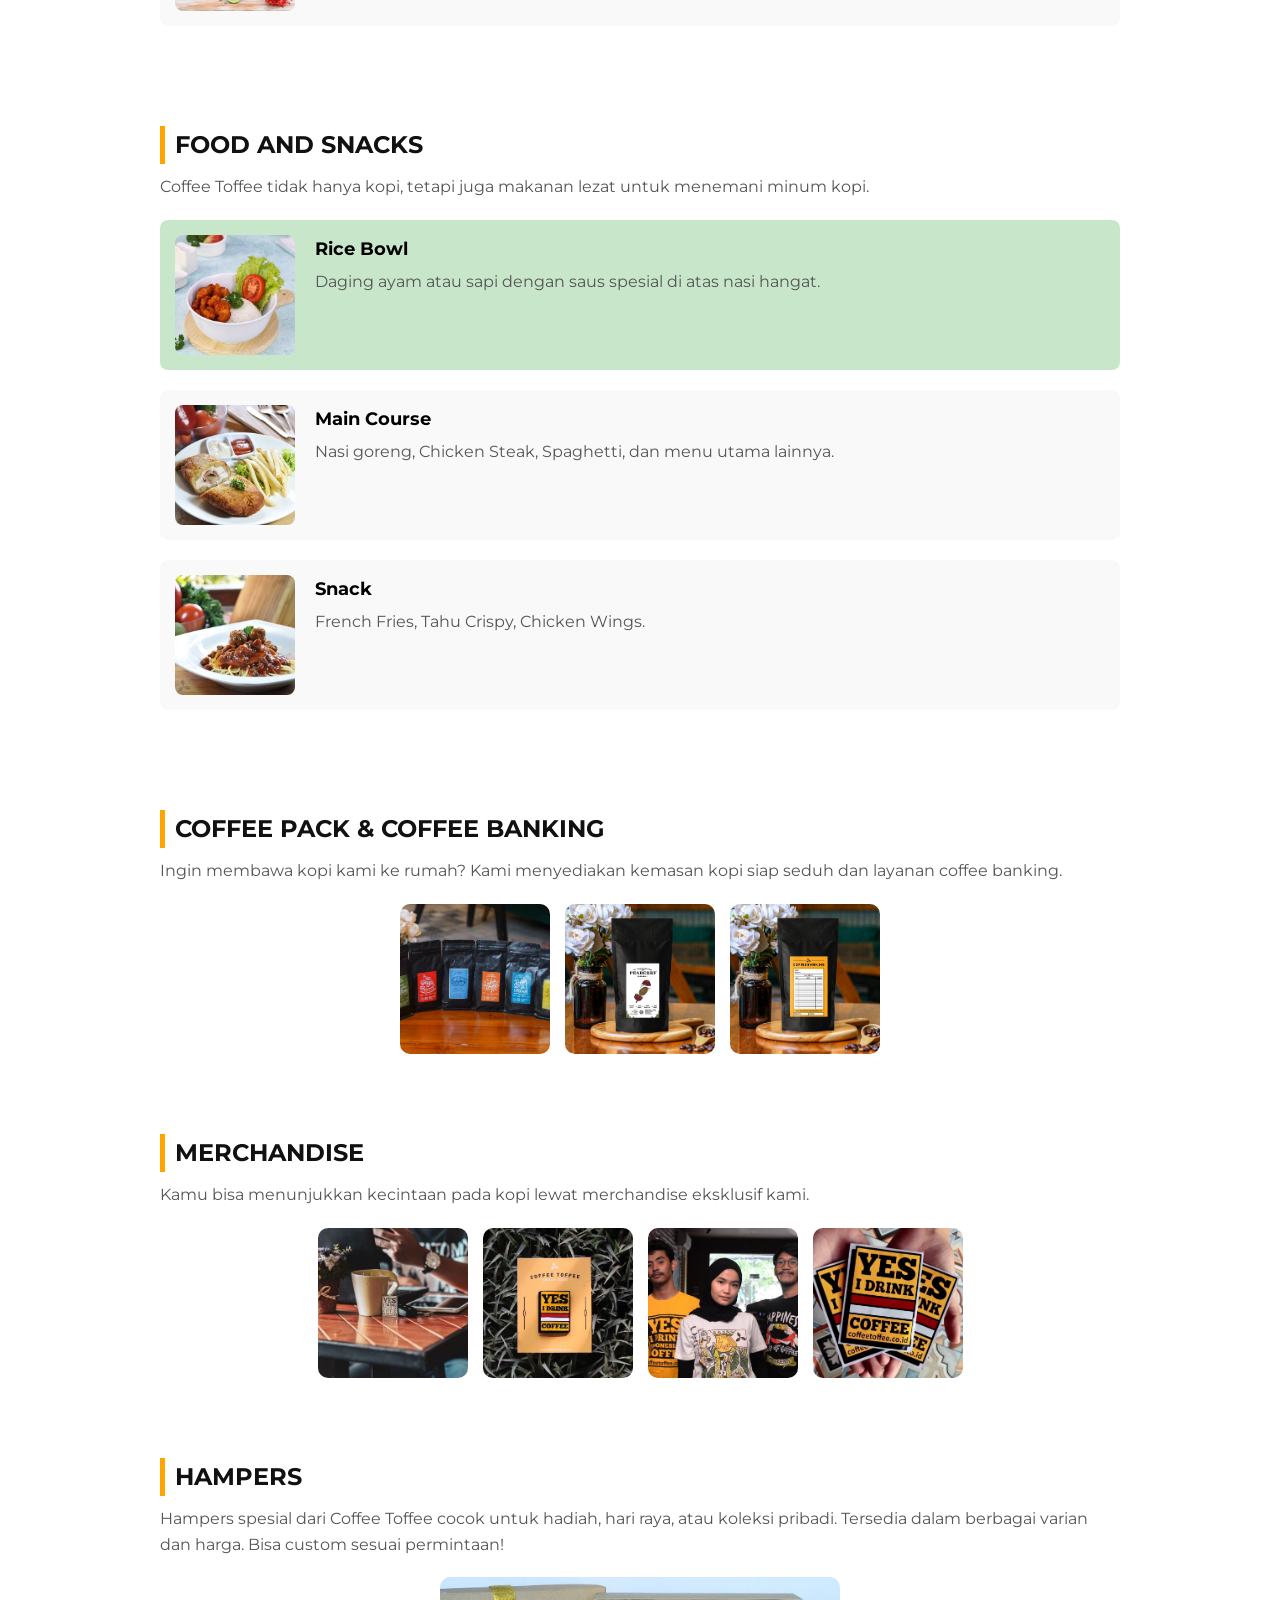
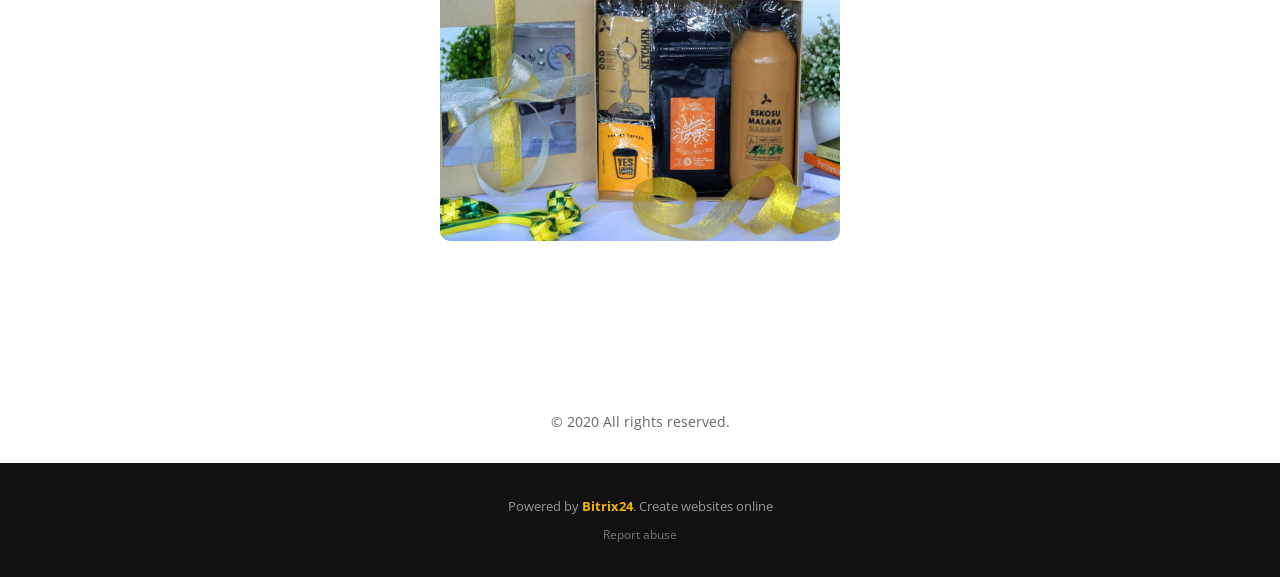
<file: Menu.html>
<!DOCTYPE html>
<html lang="id">
<head>
    <meta charset="UTF-8">
    <meta name="viewport" content="width=device-width, initial-scale=1.0">
    <title>Buku Menu - Coffee Toffee</title>
    <link href="https://fonts.googleapis.com/css2?family=Montserrat:wght@400;600;700&family=Open+Sans:wght@300;400;600&display=swap" rel="stylesheet">
    <link rel="stylesheet" href="https://cdn.jsdelivr.net/npm/bootstrap-icons@1.11.1/font/bootstrap-icons.css">
    <link rel="stylesheet" href="Menu.css">
</head>
<body>
    <header>
        <div class="container header-inner">
            <a href="index.html" class="logo"><img src="Img/logo.png" alt="Coffee Toffee Logo"></a>
            <nav>
                <ul>
                    <li><a href="index.html">HOME</a></li>
                    <li><a href="Kopi.html">KOPI</a></li>
                    <li><a href="Menu.html" class="active">MENU</a></li>
                    <li><a href="Layanan.html">LAYANAN</a></li>
                    <li><a href="Peluang.html">PELUANG</a></li>
                    <li><a href="Member.html">MEMBER</a></li>
                    <li><a href="Kampanye.html">KAMPANYE</a></li>
                    <li><a href="Berita.html">BERITA</a></li>
                    <li><a href="Tentangkami.html">TENTANG KAMI</a></li>
                    <li><a href="Kontak.html">KONTAK</a></li>
                </ul>
            </nav>
        </div>
    </header>

    <section class="hero">
        <h1>BUKU MENU</h1>
        <p>Sebuah menu untuk menemani hari kamu bersama secangkir kopi terbaik dari Coffee Toffee.</p>
    </section>

  <section class="menu-section">
    <h2>COFFEE-BASED DRINKS</h2>
    <p>Coffee Toffee menyajikan berbagai pilihan kopi dari biji kopi Indonesia pilihan...</p>

    <div class="menu-item">
      <img src="Img/menu1.jpg" alt="Coffee Image">
      <div class="desc">
        <h3>Frappe Blend</h3>
        <p>Campuran kopi dan es blended, cocok untuk yang suka minuman segar tapi tetap ingin rasa kopi kuat.</p>
      </div>
    </div>

    <div class="menu-item highlight">
      <img src="Img/menu 2.jpg" alt="Manual Brew">
      <div class="desc">
        <h3>Manual Brew</h3>
        <p>Diseduh langsung oleh barista dengan metode V60, AeroPress atau French Press.</p>
      </div>
    </div>

    <div class="menu-item">
      <img src="Img/menu 4.jpg" alt="Kopi Tradisional">
      <div class="desc">
        <h3>Traditional Coffee</h3>
        <p>Kopi Tubruk, Kopi Susu Gula Aren, Kopi Jahe.</p>
      </div>
    </div>
  </section>

  <section class="menu-section">
    <h2>NON-COFFEE DRINKS</h2>
    <p>Tidak minum kopi? Kami punya banyak pilihan seperti teh, coklat, smoothie, hingga punch buah segar.</p>

    <div class="menu-item">
      <img src="Img/menu 6.jpg" alt="Chocolate">
      <div class="desc">
        <h3>Chocolate</h3>
        <p>Hot Chocolate, Chocolate Hazelnut, Chocolate Mint.</p>
      </div>
    </div>

    <div class="menu-item highlight">
      <img src="Img/menu 7.jpg" alt="Fruit Punch">
      <div class="desc">
        <h3>Fruit Punch</h3>
        <p>Pilihan buah segar dengan soda dan sirup khusus.</p>
      </div>
    </div>

    <div class="menu-item">
      <img src="Img/menu 8.jpg" alt="Smoothies">
      <div class="desc">
        <h3>Smoothies</h3>
        <p>Mango, Strawberry, Banana, Mix Berry.</p>
      </div>
    </div>
  </section>

  <section class="menu-section">
    <h2>FOOD AND SNACKS</h2>
    <p>Coffee Toffee tidak hanya kopi, tetapi juga makanan lezat untuk menemani minum kopi.</p>

    <div class="menu-item green">
      <img src="Img/menu 10.jpg" alt="Rice Bowl">
      <div class="desc">
        <h3>Rice Bowl</h3>
        <p>Daging ayam atau sapi dengan saus spesial di atas nasi hangat.</p>
      </div>
    </div>

    <div class="menu-item">
      <img src="Img/menu 11.jpg" alt="Main Course">
      <div class="desc">
        <h3>Main Course</h3>
        <p>Nasi goreng, Chicken Steak, Spaghetti, dan menu utama lainnya.</p>
      </div>
    </div>

    <div class="menu-item">
      <img src="Img/menu 12.jpg" alt="Snack">
      <div class="desc">
        <h3>Snack</h3>
        <p>French Fries, Tahu Crispy, Chicken Wings.</p>
      </div>
    </div>
  </section>

  <section class="menu-section">
    <h2>COFFEE PACK & COFFEE BANKING</h2>
    <p>Ingin membawa kopi kami ke rumah? Kami menyediakan kemasan kopi siap seduh dan layanan coffee banking.</p>
    <div class="product-list">
      <img src="Img/pack1.png" alt="Coffee Pack">
      <img src="Img/pack2.png" alt="Limited Stock">
      <img src="Img/pack3.png" alt="Coffee Banking">
    </div>
  </section>

  <section class="menu-section">
    <h2>MERCHANDISE</h2>
    <p>Kamu bisa menunjukkan kecintaan pada kopi lewat merchandise eksklusif kami.</p>

    <div class="product-list">
      <img src="Img/m1.jpg" alt="Keychain">
      <img src="Img/m2.jpg" alt="Pin">
      <img src="Img/m3.jpg" alt="T-Shirt">
      <img src="Img/m4.jpg" alt="Take Me Cup">
    </div>
  </section>

  <section class="menu-section">
    <h2>HAMPERS</h2>
    <p>Hampers spesial dari Coffee Toffee cocok untuk hadiah, hari raya, atau koleksi pribadi. Tersedia dalam berbagai varian dan harga. Bisa custom sesuai permintaan!</p>
    <img src="Img/h1.jpg" alt="Hampers" class="hampers-img">
  </section>

  <footer>
    <p class="copyright">© 2020 All rights reserved.</p>
    <div class="footer-bottom">
      <p>Powered by <strong>Bitrix24</strong>. Create websites online</p>
      <p style="color: #777; font-size: 12px; margin-top: 5px;">Report abuse</p>
    </div>
  </footer>

</body>
</html>
</file>
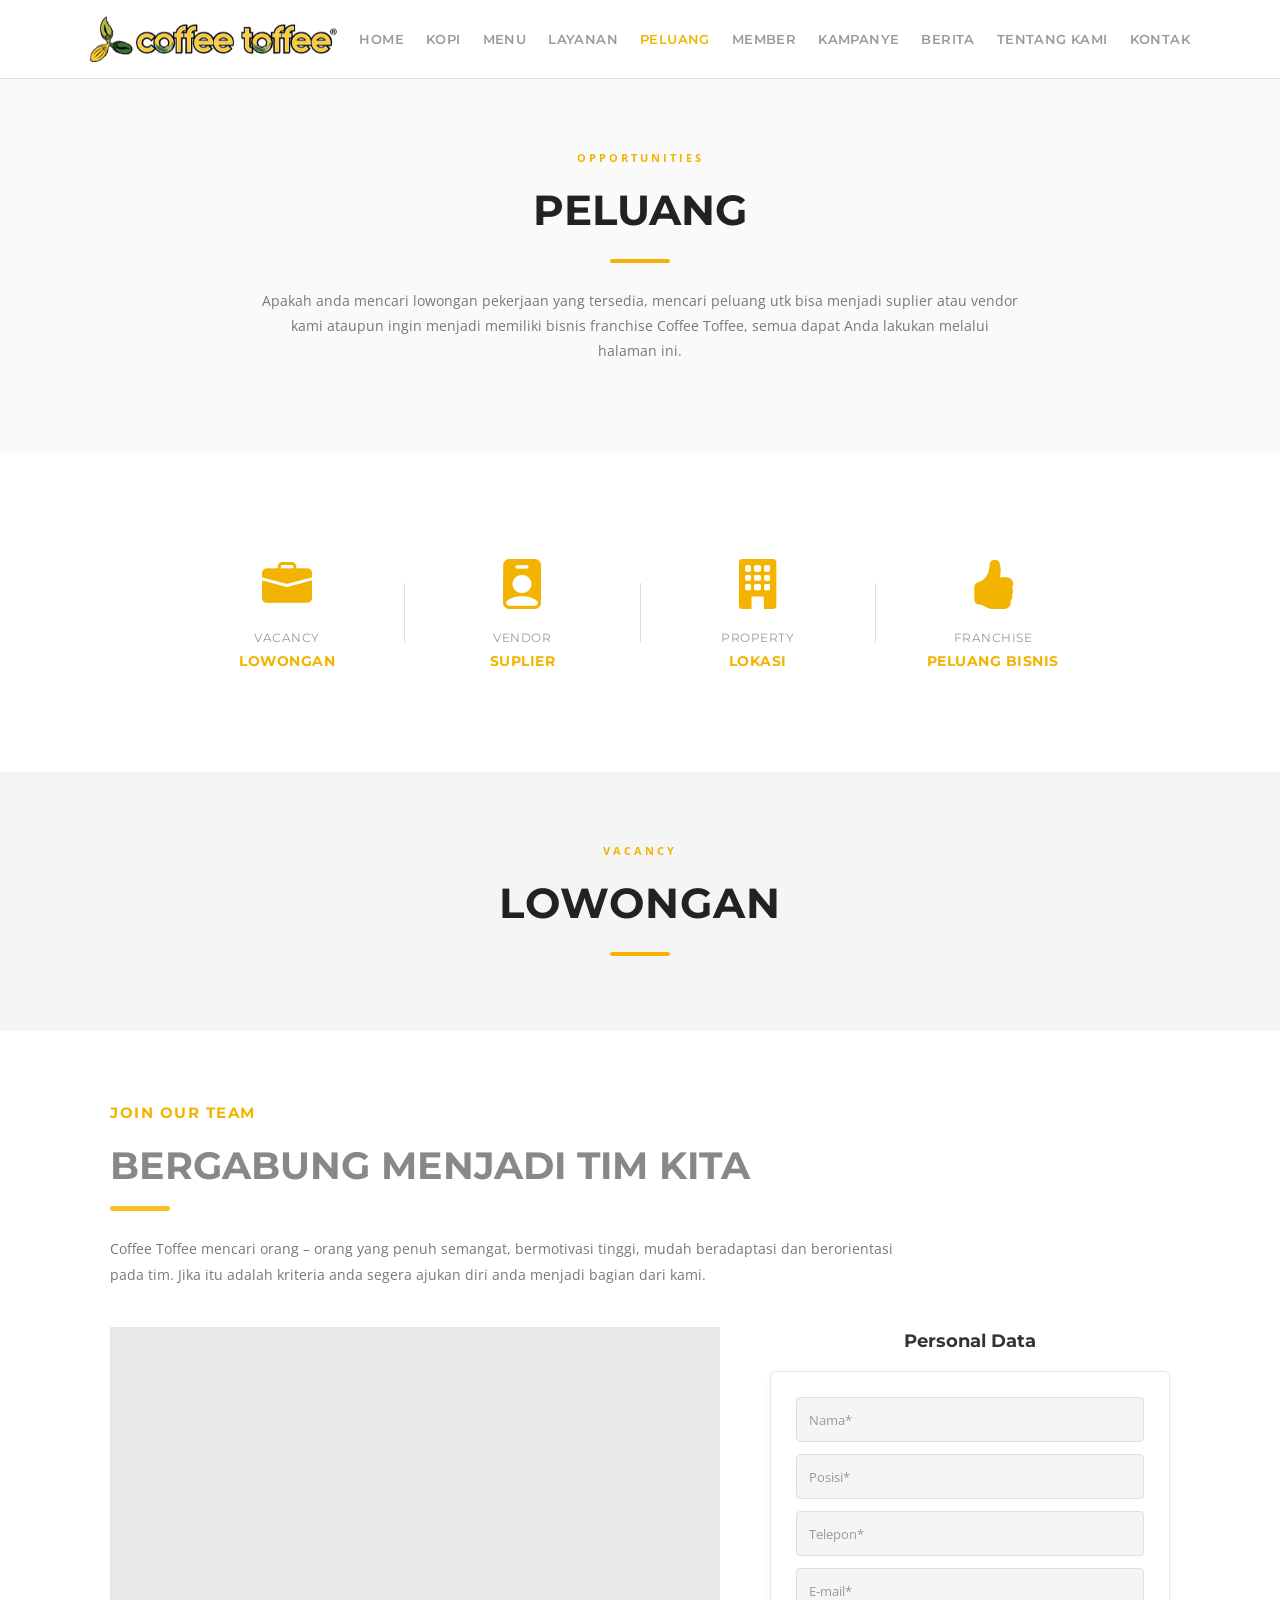
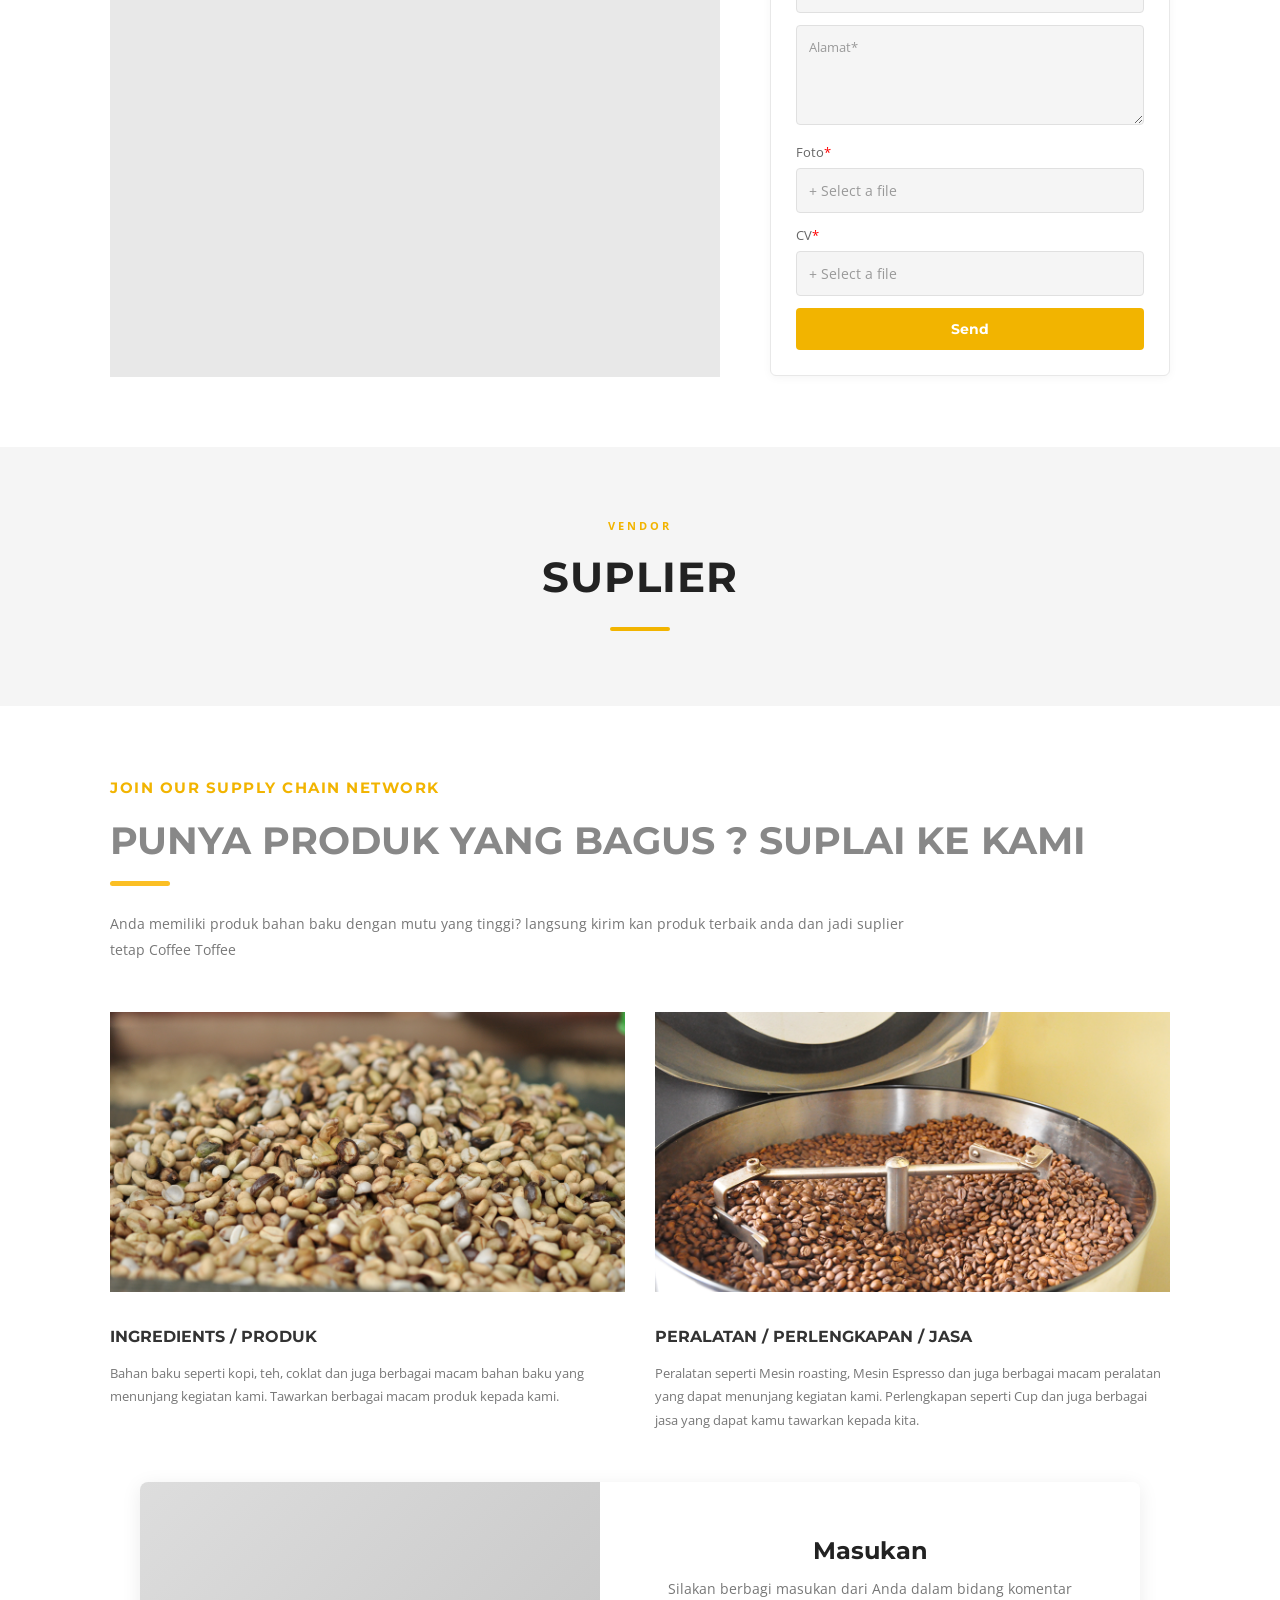
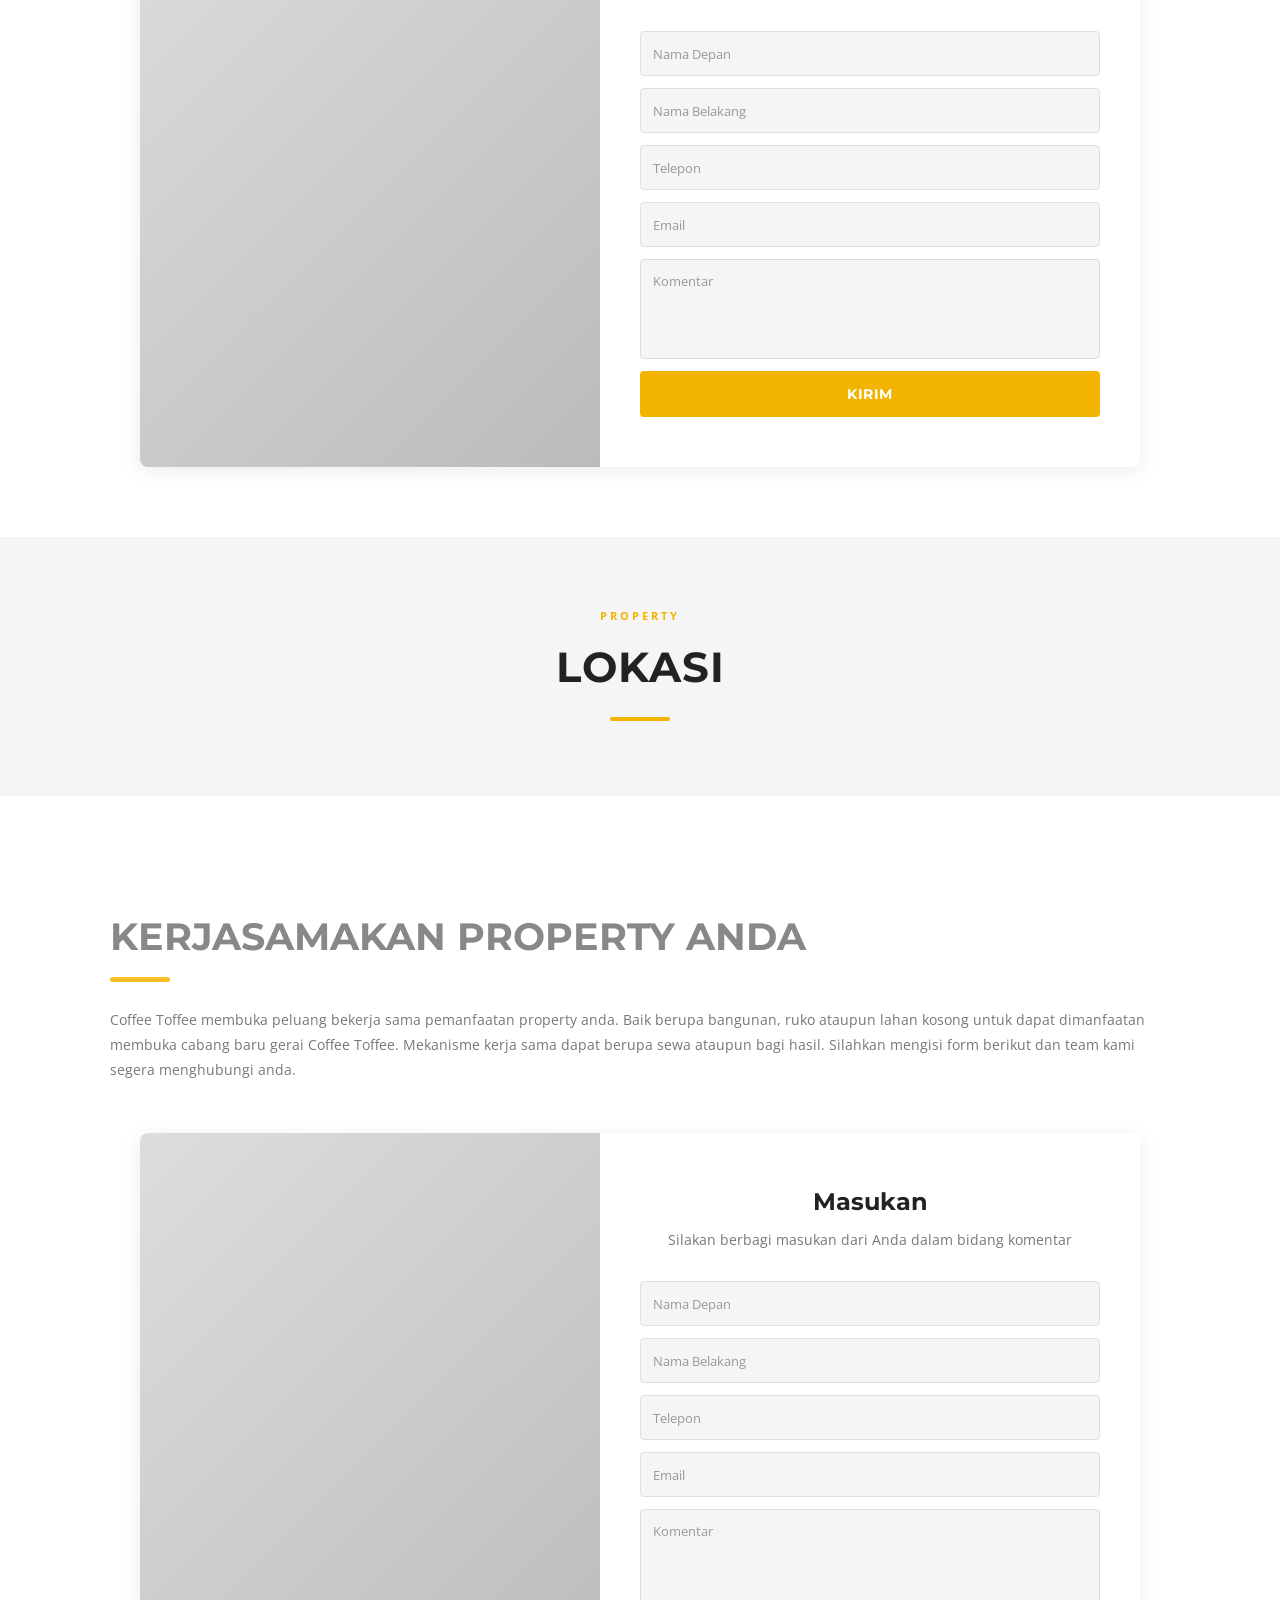
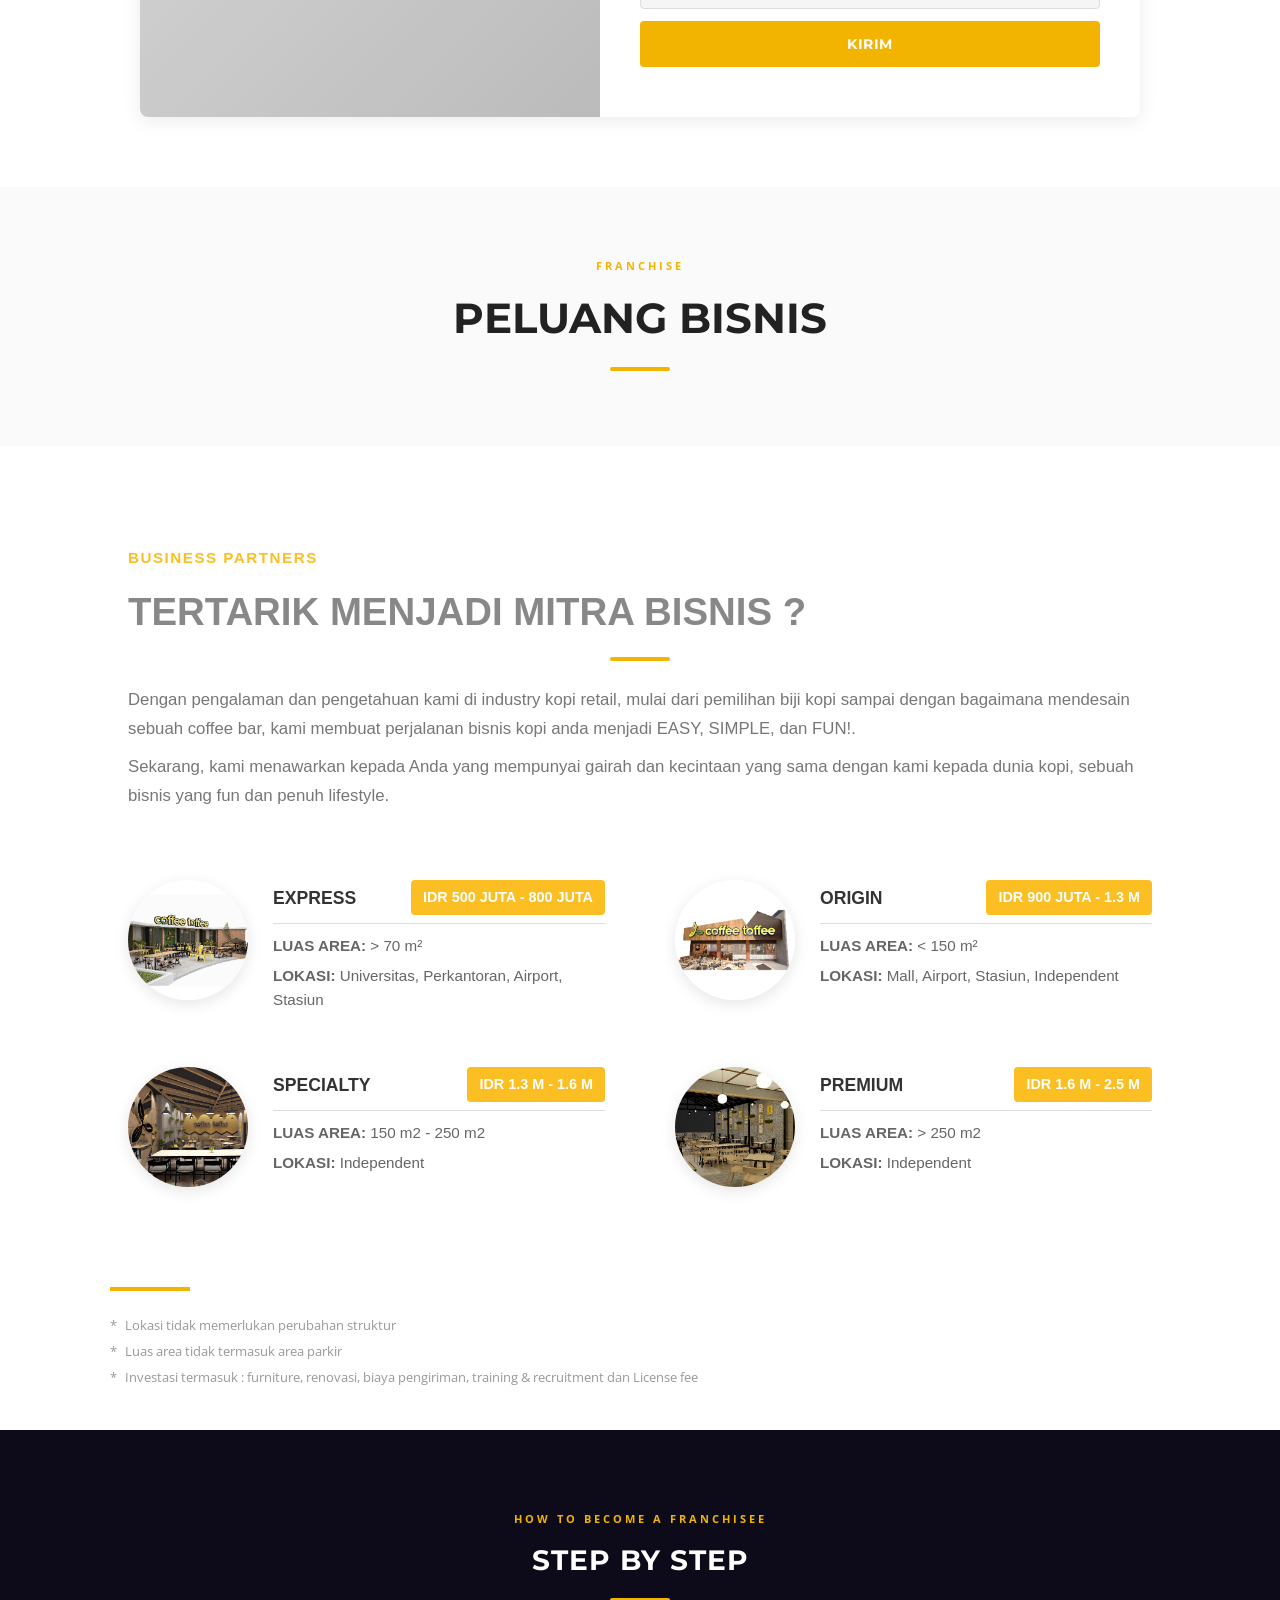
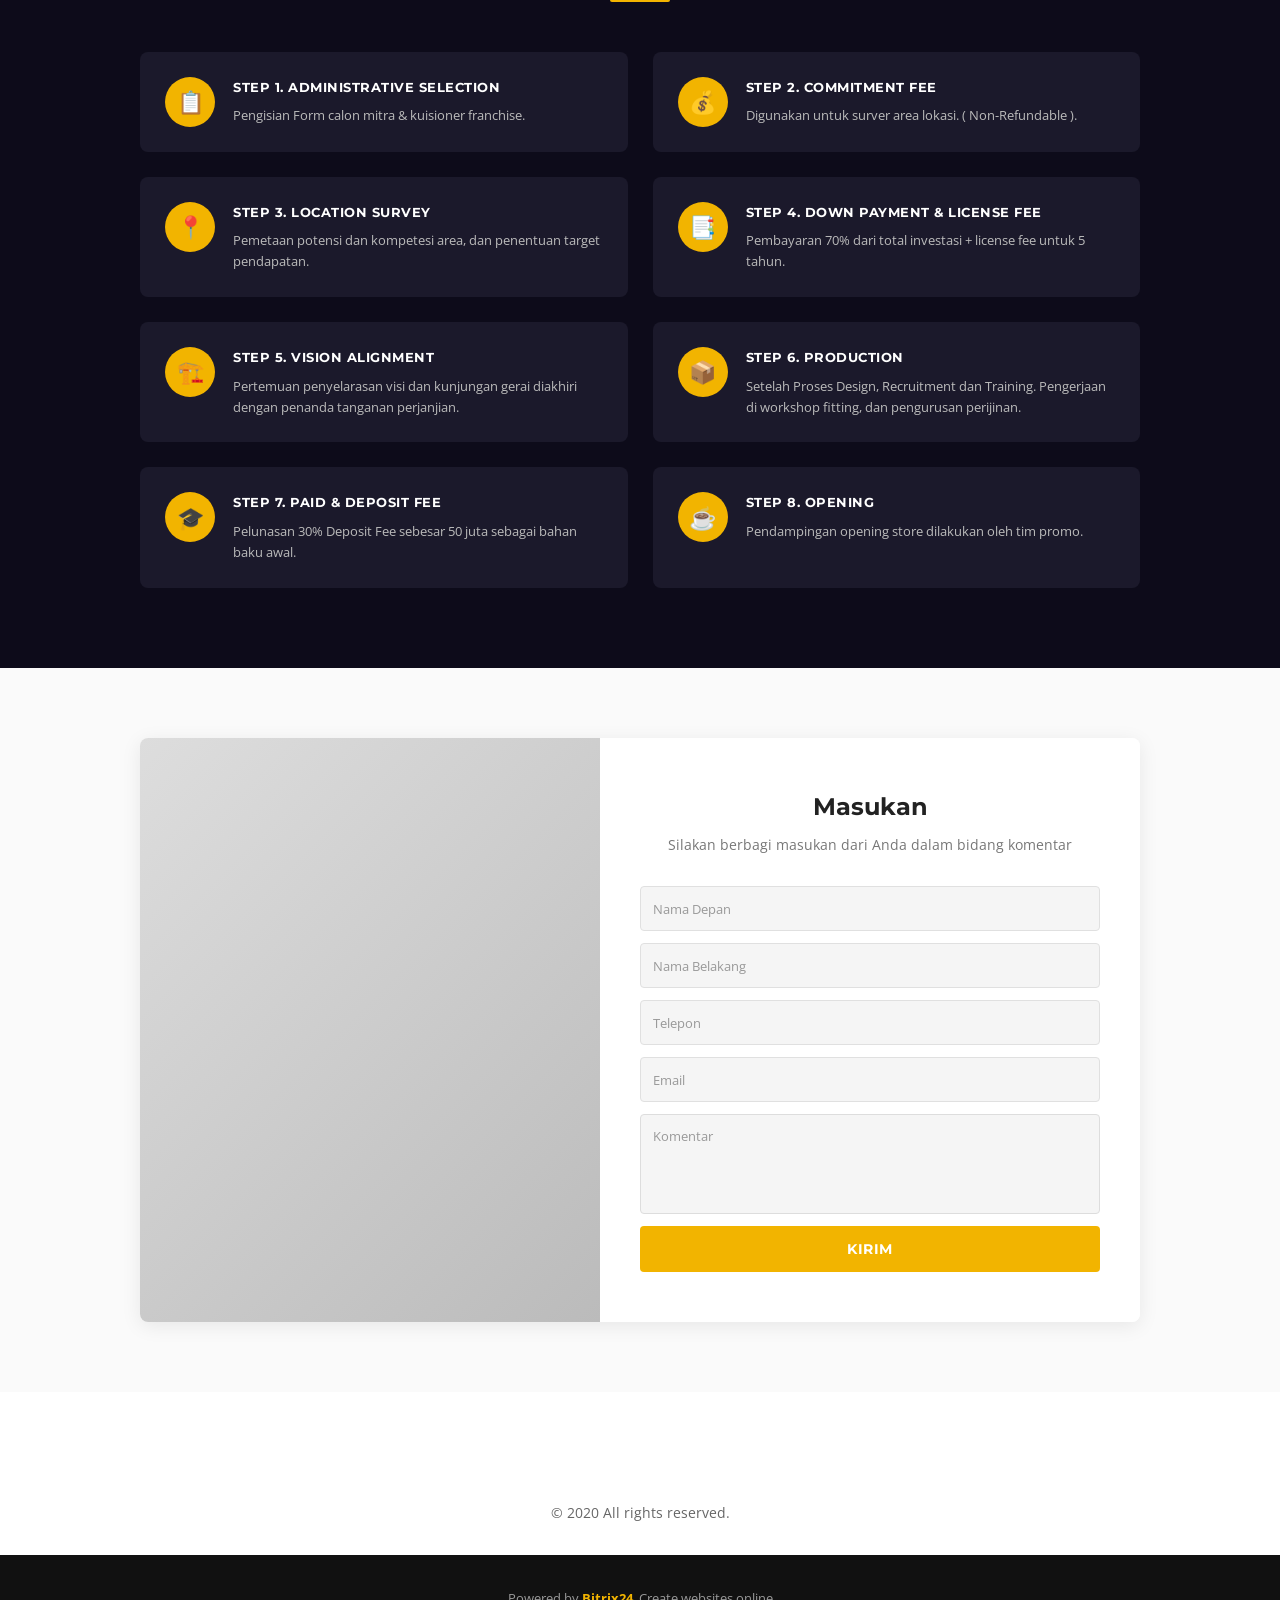
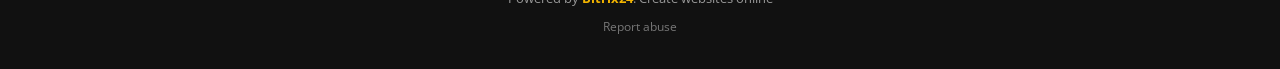
<file: Peluang.html>
<!DOCTYPE html>
<html lang="id">

<head>
  <meta charset="UTF-8">
  <meta name="viewport" content="width=device-width, initial-scale=1.0">
  <title>Peluang - Coffee Toffee</title>
  <link
    href="https://fonts.googleapis.com/css2?family=Montserrat:wght@400;600;700&family=Open+Sans:wght@300;400;600&display=swap"
    rel="stylesheet">
  <link rel="stylesheet" href="https://cdn.jsdelivr.net/npm/bootstrap-icons@1.11.3/font/bootstrap-icons.min.css">
  <link rel="stylesheet" href="Peluang.css">
</head>

<body>
  <header>
    <div class="container header-inner">
      <a href="index.html" class="logo"><img src="Img/logo.png" alt="Coffee Toffee Logo"></a>
      <nav>
        <ul>
          <li><a href="index.html">HOME</a></li>
          <li><a href="Kopi.html">KOPI</a></li>
          <li><a href="Menu.html">MENU</a></li>
          <li><a href="Layanan.html">LAYANAN</a></li>
          <li><a href="Peluang.html" class="active">PELUANG</a></li>
          <li><a href="Member.html">MEMBER</a></li>
          <li><a href="Kampanye.html">KAMPANYE</a></li>
          <li><a href="Berita.html">BERITA</a></li>
          <li><a href="Tentangkami.html">TENTANG KAMI</a></li>
          <li><a href="Kontak.html">KONTAK</a></li>
        </ul>
      </nav>
    </div>
  </header>

  <main>
    <section class="hero hero-peluang">
      <div class="container">
        <p class="kicker">OPPORTUNITIES</p>
        <h1 class="hero-title">PELUANG</h1>
        <div class="underline"></div>
        <p class="hero-desc">Apakah anda mencari lowongan pekerjaan yang tersedia, mencari peluang utk bisa menjadi
          suplier atau vendor kami ataupun ingin menjadi memiliki bisnis franchise Coffee Toffee, semua dapat Anda
          lakukan melalui halaman ini.</p>
      </div>
    </section>

    <div class="icons-row-wrapper">
      <div class="icons-row">
        <a href="vacancy.html" class="icon-item">
          <div class="icon-box">
            <i class="bi bi-briefcase-fill"></i>
          </div>
          <div class="icon-label">
            <span class="label-top">VACANCY</span>
            <span class="label-bottom">LOWONGAN</span>
          </div>
        </a>

        <div class="divider"></div>

        <a href="vendor.html" class="icon-item">
          <div class="icon-box">
            <i class="bi bi-person-badge-fill"></i>
          </div>
          <div class="icon-label">
            <span class="label-top">VENDOR</span>
            <span class="label-bottom">SUPLIER</span>
          </div>
        </a>

        <div class="divider"></div>

        <a href="property.html" class="icon-item">
          <div class="icon-box">
            <i class="bi bi-building-fill"></i>
          </div>
          <div class="icon-label">
            <span class="label-top">PROPERTY</span>
            <span class="label-bottom">LOKASI</span>
          </div>
        </a>

        <div class="divider"></div>

        <a href="franchise.html" class="icon-item">
          <div class="icon-box">
            <i class="bi bi-hand-thumbs-up-fill"></i>
          </div>
          <div class="icon-label">
            <span class="label-top">FRANCHISE</span>
            <span class="label-bottom">PELUANG BISNIS</span>
          </div>
        </a>
      </div>
    </div>

    <!-- LOWONGAN -->
    <div class="lowongan-hero">
      <p class="kicker">VACANCY</p>
      <h2 class="section-title">LOWONGAN</h2>
      <div class="underline"></div>
    </div>

    <section class="section lowongan-section">
      <div class="container">
        <h3 class="lowongan-subtitle">JOIN OUR TEAM</h3>
        <h2 class="lowongan-title">BERGABUNG MENJADI TIM KITA</h2>
        <div class="lowongan-underline"></div>
        <p class="lowongan-desc">Coffee Toffee mencari orang – orang yang penuh semangat, bermotivasi tinggi, mudah
          beradaptasi dan berorientasi pada tim. Jika itu adalah kriteria anda segera ajukan diri anda menjadi bagian
          dari kami.</p>

        <div class="two-col">
          <div class="col content">
            <div class="placeholder-image"></div>
          </div>

          <aside class="col form-aside">
            <h4>Personal Data</h4>
            <form class="form-box">
              <label>
                <input type="text" placeholder="Nama*" required>
              </label>

              <label>
                <input type="text" placeholder="Posisi*" required>
              </label>

              <label>
                <input type="text" placeholder="Telepon*" required>
              </label>

              <label>
                <input type="email" placeholder="E-mail*" required>
              </label>

              <label>
                <textarea placeholder="Alamat*" required></textarea>
              </label>

              <div class="file-upload">
                <span class="file-upload-label">Foto<span style="color: red;">*</span></span>
                <button type="button" class="file-btn">+ Select a file</button>
                <input type="file" style="display: none;">
              </div>

              <div class="file-upload">
                <span class="file-upload-label">CV<span style="color: red;">*</span></span>
                <button type="button" class="file-btn">+ Select a file</button>
                <input type="file" style="display: none;">
              </div>

              <button class="btn primary">Send</button>
            </form>
          </aside>
        </div>
      </div>
    </section>

    <!-- SUPLIER -->
    <div class="suplier-hero">
      <p class="kicker">VENDOR</p>
      <h2 class="section-title">SUPLIER</h2>
      <div class="underline"></div>
    </div>

    <section class="section suplier-section">
      <div class="container">
        <h3 class="suplier-subtitle">JOIN OUR SUPPLY CHAIN NETWORK</h3>
        <h2 class="suplier-title">PUNYA PRODUK YANG BAGUS ? SUPLAI KE KAMI</h2>
        <div class="suplier-underline"></div>
        <p class="suplier-desc">Anda memiliki produk bahan baku dengan mutu yang tinggi? langsung kirim kan produk
          terbaik anda dan jadi suplier tetap Coffee Toffee</p>

        <div class="feature-grid">
          <div class="feature-item">
            <img src="Img/Bahan_Baku_-_02_2x.png" alt="produk">
            <h4>INGREDIENTS / PRODUK</h4>
            <p class="muted">Bahan baku seperti kopi, teh, coklat dan juga berbagai macam bahan baku yang menunjang
              kegiatan kami. Tawarkan berbagai macam produk kepada kami.</p>
          </div>
          <div class="feature-item">
            <img src="Img/Alat_02_2x.png" alt="peralatan">
            <h4>PERALATAN / PERLENGKAPAN / JASA</h4>
            <p class="muted">Peralatan seperti Mesin roasting, Mesin Espresso dan juga berbagai macam peralatan yang
              dapat menunjang kegiatan kami. Perlengkapan seperti Cup dan juga berbagai jasa yang dapat kamu tawarkan
              kepada kita.</p>
          </div>
        </div>

        <div class="form-container">
          <div class="img-box"></div>

          <div class="form-box">
            <h2>Masukan</h2>
            <p>Silakan berbagi masukan dari Anda dalam bidang komentar</p>

            <form>
              <input type="text" placeholder="Nama Depan" required>
              <input type="text" placeholder="Nama Belakang" required>
              <input type="text" placeholder="Telepon" required>
              <input type="email" placeholder="Email" required>
              <textarea placeholder="Komentar" required></textarea>
              <button type="submit">Kirim</button>
            </form>
          </div>
        </div>
      </div>
    </section>

    <!-- LOKASI -->
    <div class="lokasi-hero">
      <p class="kicker">PROPERTY</p>
      <h2 class="section-title">LOKASI</h2>
      <div class="underline"></div>
    </div>

    <section class="section lokasi-section">
      <div class="container">
        <h3 class="lokasi-subtitle">KERJASAMAKAN PROPERTY ANDA</h3>
        <div class="lokasi-underline"></div>
        <p class="lokasi-desc">Coffee Toffee membuka peluang bekerja sama pemanfaatan property anda. Baik berupa
          bangunan, ruko ataupun lahan kosong untuk dapat dimanfaatan membuka cabang baru gerai Coffee Toffee. Mekanisme
          kerja sama dapat berupa sewa ataupun bagi hasil. Silahkan mengisi form berikut dan team kami segera
          menghubungi anda. </p>

        <div class="form-container">
          <div class="img-box"></div>

          <div class="form-box">
            <h2>Masukan</h2>
            <p>Silakan berbagi masukan dari Anda dalam bidang komentar</p>

            <form>
              <input type="text" placeholder="Nama Depan" required>
              <input type="text" placeholder="Nama Belakang" required>
              <input type="text" placeholder="Telepon" required>
              <input type="email" placeholder="Email" required>
              <textarea placeholder="Komentar" required></textarea>
              <button type="submit">Kirim</button>
            </form>
          </div>
        </div>
      </div>
    </section>

    <!-- HERO -->
    <section class="hero-peluang">
      <p class="kicker">FRANCHISE</p>
      <h1>PELUANG BISNIS</h1>
      <div class="underline"></div>
    </section>

    <section class="business-partners">
      <div class="partners-header">
        <h4>BUSINESS PARTNERS</h4>
        <h2>TERTARIK MENJADI MITRA BISNIS ?</h2>
        <div class="underline"></div>
        <p>
          Dengan pengalaman dan pengetahuan kami di industry kopi retail, mulai dari pemilihan biji kopi sampai dengan
          bagaimana mendesain sebuah coffee bar, kami membuat perjalanan bisnis kopi anda menjadi EASY, SIMPLE, dan
          FUN!.
        </p>
        <p>
          Sekarang, kami menawarkan kepada Anda yang mempunyai gairah dan kecintaan yang sama dengan kami
          kepada dunia kopi, sebuah bisnis yang fun dan penuh lifestyle.
        </p>
      </div>

      <div class="partners-grid">

        <!-- Card 1 -->
        <div class="partner-card">
          <img src="Img/express.png" alt="Express">
          <div class="partner-info">
            <div class="partner-title">
              <h3>EXPRESS</h3>
              <span class="price">IDR 500 JUTA - 800 JUTA</span>
            </div>
            <p><strong>LUAS AREA:</strong> &gt; 70 m²</p>
            <p><strong>LOKASI:</strong> Universitas, Perkantoran, Airport, Stasiun</p>
          </div>
        </div>

        <!-- Card 2 -->
        <div class="partner-card">
          <img src="Img/origin.png" alt="Origin">
          <div class="partner-info">
            <div class="partner-title">
              <h3>ORIGIN</h3>
              <span class="price">IDR 900 JUTA - 1.3 M</span>
            </div>
            <p><strong>LUAS AREA:</strong> &lt; 150 m²</p>
            <p><strong>LOKASI:</strong> Mall, Airport, Stasiun, Independent</p>
          </div>
        </div>

        <!-- Card 3 -->
        <div class="partner-card">
          <img src="Img/specialtity.png" alt="Specialty">
          <div class="partner-info">
            <div class="partner-title">
              <h3>SPECIALTY</h3>
              <span class="price">IDR 1.3 M - 1.6 M</span>
            </div>
            <p><strong>LUAS AREA:</strong> 150 m2 - 250 m2</p>
            <p><strong>LOKASI:</strong> Independent</p>
          </div>
        </div>

        <!-- Card 4 -->
        <div class="partner-card">
          <img src="Img/premium.png" alt="Premium">
          <div class="partner-info">
            <div class="partner-title">
              <h3>PREMIUM</h3>
              <span class="price">IDR 1.6 M - 2.5 M</span>
            </div>
            <p><strong>LUAS AREA:</strong> > 250 m2</p>
            <p><strong>LOKASI:</strong> Independent</p>
          </div>
        </div>
      </div>
    </section>


    <!-- Notes Section -->
    <div class="partner-notes">
      <p>Lokasi tidak memerlukan perubahan struktur</p>
      <p>Luas area tidak termasuk area parkir</p>
      <p>Investasi termasuk : furniture, renovasi, biaya pengiriman, training & recruitment dan License fee</p>
    </div>
    </section>
    
    <!-- STEP BY STEP SECTION -->
    <section class="steps">
      <p class="kicker">HOW TO BECOME A FRANCHISEE</p>
      <h2 class="section-title">STEP BY STEP</h2>
      <div class="underline"></div>

      <div class="steps-grid">
        <div class="step">
          <div class="icon">📋</div>
          <div>
            <h4>STEP 1. ADMINISTRATIVE SELECTION</h4>
            <p>Pengisian Form calon mitra & kuisioner franchise.</p>
          </div>
        </div>
        <div class="step">
          <div class="icon">💰</div>
          <div>
            <h4>STEP 2. COMMITMENT FEE</h4>
            <p> Digunakan untuk surver area lokasi. ( Non-Refundable ).</p>
          </div>
        </div>
        <div class="step">
          <div class="icon">📍</div>
          <div>
            <h4>STEP 3. LOCATION SURVEY</h4>
            <p>Pemetaan potensi dan kompetesi area, dan penentuan target pendapatan.</p>
          </div>
        </div>
        <div class="step">
          <div class="icon">📑</div>
          <div>
            <h4>STEP 4. DOWN PAYMENT & LICENSE FEE</h4>
            <p>Pembayaran 70% dari total investasi + license fee untuk 5 tahun.</p>
          </div>
        </div>
        <div class="step">
          <div class="icon">🏗️</div>
          <div>
            <h4>
              Step 5. vision alignment</h4>
            <p>Pertemuan penyelarasan visi dan kunjungan gerai diakhiri dengan penanda tanganan perjanjian.</p>
          </div>
        </div>
        <div class="step">
          <div class="icon">📦</div>
          <div>
            <h4>
              STEP 6. Production</h4>
            <p>Setelah Proses Design, Recruitment dan Training. Pengerjaan di workshop fitting, dan pengurusan
              perijinan.</p>
          </div>
        </div>
        <div class="step">
          <div class="icon">🎓</div>
          <div>
            <h4>
              Step 7. Paid & Deposit Fee</h4>
            <p>Pelunasan 30% Deposit Fee sebesar 50 juta sebagai bahan baku awal.</p>
          </div>
        </div>
        <div class="step">
          <div class="icon">☕</div>
          <div>
            <h4>
              Step 8. Opening</h4>
            <p>Pendampingan opening store dilakukan oleh tim promo.</p>
          </div>
        </div>
      </div>
    </section>

    <!-- FORM MASUKAN -->
    <section class="masukan">
      <div class="form-container">
        <div class="img-box"></div>

        <div class="form-box">
          <h2>Masukan</h2>
          <p>Silakan berbagi masukan dari Anda dalam bidang komentar</p>

          <form>
            <input type="text" placeholder="Nama Depan" required>
            <input type="text" placeholder="Nama Belakang" required>
            <input type="text" placeholder="Telepon" required>
            <input type="email" placeholder="Email" required>
            <textarea placeholder="Komentar" required></textarea>
            <button type="submit">Kirim</button>
          </form>
        </div>
      </div>
    </section>

    <footer>
      <p class="copyright">© 2020 All rights reserved.</p>
      <div class="footer-bottom">
        <p>Powered by <strong>Bitrix24</strong>. Create websites online</p>
        <p style="color: #777; font-size: 12px; margin-top: 5px;">Report abuse</p>
      </div>
    </footer>
</body>

</html>
</file>
<file: Home.css>
:root {
  --max: 1100px;
  --accent: #f2b400;
  --muted: #9a9a9a;
  --text: #222;
}

* {
  box-sizing: border-box;
  margin: 0;
  padding: 0;
}

body {
  font-family: 'Montserrat', 'Open Sans', Arial, sans-serif;
  background: #fff;
  color: var(--text);
  line-height: 1.6;
}

.container {
  max-width: var(--max);
  margin: 0 auto;
  padding: 0 20px;
}

/* HEADER & NAV */
header {
  background: #fff;
  border-bottom: 1px solid #ddd;
  position: sticky;
  top: 0;
  z-index: 1000;
}

.header-inner {
  display: flex;
  align-items: center;
  justify-content: space-between;
  padding: 16px 0;
  max-width: var(--max);
  margin: 0 auto;
}

header .logo img {
  height: 46px;
  display: block;
}

/* NAVIGATION */
nav ul {
  display: flex;
  list-style: none;
  gap: 22px;
  align-items: center;
}

nav a {
  text-decoration: none;
  color: var(--muted);
  font-family: 'Montserrat', sans-serif;
  font-weight: 600;
  font-size: 12.8px;
  letter-spacing: 0.4px;
  transition: color 0.2s ease;
  text-transform: uppercase;
}

nav a:hover {
  color: var(--accent);
}

nav a.active {
  color: var(--accent);
}

/* HERO CAROUSEL SECTION */
#heroCarousel {
  height: 600px;
  position: relative;
}

.carousel-item {
  height: 600px;
  background: linear-gradient(rgba(0, 0, 0, 0.5), rgba(0, 0, 0, 0.5)), #333;
  background-size: cover;
  background-position: center;
}

.carousel-item:nth-child(1) {
  background-image: linear-gradient(rgba(0, 0, 0, 0.5), rgba(0, 0, 0, 0.5)), url('https://images.unsplash.com/photo-1447933601403-0c6688de566e?w=1200');
}

.carousel-item:nth-child(2) {
  background-image: linear-gradient(rgba(0, 0, 0, 0.5), rgba(0, 0, 0, 0.5)), url('https://images.unsplash.com/photo-1559056199-641a0ac8b55e?w=1200');
}

.carousel-item:nth-child(3) {
  background-image: linear-gradient(rgba(0, 0, 0, 0.5), rgba(0, 0, 0, 0.5)), url('https://images.unsplash.com/photo-1511920170033-f8396924c348?w=1200');
}

.carousel-item:nth-child(4) {
  background-image: linear-gradient(rgba(0, 0, 0, 0.5), rgba(0, 0, 0, 0.5)), url('https://images.unsplash.com/photo-1442512595331-e89e73853f31?w=1200');
}

.carousel-item:nth-child(5) {
  background-image: linear-gradient(rgba(0, 0, 0, 0.5), rgba(0, 0, 0, 0.5)), url('https://images.unsplash.com/photo-1509042239860-f550ce710b93?w=1200');
}

.carousel-caption-custom {
  position: absolute;
  top: 50%;
  left: 50%;
  transform: translate(-50%, -50%);
  text-align: center;
  color: white;
  width: 100%;
  max-width: 800px;
  padding: 0 20px;
}

.carousel-caption-custom h1 {
  font-size: 48px;
  font-weight: 700;
  margin-bottom: 20px;
  text-transform: uppercase;
  letter-spacing: 2px;
  text-shadow: 2px 2px 4px rgba(0,0,0,0.5);
}

.carousel-caption-custom p {
  font-size: 18px;
  margin-bottom: 30px;
  font-family: 'Open Sans', sans-serif;
  text-shadow: 1px 1px 3px rgba(0,0,0,0.5);
}

.carousel-caption-custom h3 {
  font-size: 24px;
  font-weight: 600;
  color: var(--accent);
  text-shadow: 1px 1px 3px rgba(0,0,0,0.5);
}

/* Custom Carousel Controls */
.carousel-control-prev-icon,
.carousel-control-next-icon {
  width: 50px;
  height: 50px;
  background-color: rgba(242, 180, 0, 0.8);
  border-radius: 50%;
}

.carousel-control-prev-icon:hover,
.carousel-control-next-icon:hover {
  background-color: var(--accent);
}

.carousel-indicators button {
  width: 12px;
  height: 12px;
  border-radius: 50%;
  background-color: var(--accent);
  opacity: 0.5;
}

.carousel-indicators button.active {
  opacity: 1;
}

/* SECTIONS */
.menu-section, .cerita-kami, .layanan, .gallery {
  padding: 80px 0;
  text-align: center;
  max-width: var(--max);
  margin: 0 auto;
}

section h2 {
  font-size: 32px;
  color: var(--text);
  margin-bottom: 40px;
  font-weight: 700;
  text-transform: uppercase;
  position: relative;
  display: inline-block;
}

section h2::after {
  content: "";
  position: absolute;
  left: 50%;
  bottom: -10px;
  transform: translateX(-50%);
  width: 60px;
  height: 3px;
  background: var(--accent);
}

/* MENU GRID */
.menu-grid, .layanan-grid {
  display: grid;
  grid-template-columns: repeat(auto-fit, minmax(250px, 1fr));
  gap: 30px;
  padding: 0 20px;
}

.menu-item, .layanan-item {
  background: #fff;
  padding: 20px;
  border-radius: 8px;
  box-shadow: 0 2px 15px rgba(0,0,0,0.1);
  transition: transform 0.3s ease;
}

.menu-item:hover, .layanan-item:hover {
  transform: translateY(-10px);
}

.menu-item img {
  width: 100%;
  border-radius: 8px;
  margin-bottom: 20px;
}

.menu-item h3, .layanan-item h3 {
  color: var(--text);
  font-size: 18px;
  margin-bottom: 10px;
  font-weight: 600;
}

.menu-item p, .layanan-item p {
  color: var(--muted);
  font-size: 14px;
  font-family: 'Open Sans', sans-serif;
}

/* BUTTONS */
.btn {
  background-color: var(--accent);
  color: white;
  padding: 12px 25px;
  text-decoration: none;
  margin: 10px;
  display: inline-block;
  border-radius: 4px;
  font-weight: 600;
  transition: background-color 0.3s ease;
  text-transform: uppercase;
  font-size: 14px;
}

.btn:hover {
  background-color: #e0a600;
}

/* FOOTER */
footer {
  background: transparent;
  color: #ccc;
  padding: 0;
  font-family: 'Open Sans', sans-serif;
  margin-top: 80px;
}

.copyright {
  background: transparent;
  padding: 30px 20px;
  font-size: 14px;
  margin: 0;
  color: #666;
  text-align: center;
}

.footer-bottom {
  background: #111;
  padding: 25px 20px;
  font-size: 13px;
  color: #999;
  text-align: center;
}

.footer-bottom p {
  margin: 8px 0;
}

.footer-bottom strong {
  color: var(--accent);
}

/* RESPONSIVE DESIGN */
@media (max-width: 768px) {
  .header-inner {
    flex-direction: column;
    padding: 15px 0;
  }
  
  nav ul {
    flex-wrap: wrap;
    justify-content: center;
    gap: 15px;
    margin-top: 15px;
  }
  
  #heroCarousel,
  .carousel-item {
    height: 500px;
  }
  
  .carousel-caption-custom h1 {
    font-size: 32px;
  }
  
  .carousel-caption-custom p {
    font-size: 16px;
  }
  
  .carousel-caption-custom h3 {
    font-size: 20px;
  }
  
  .menu-grid, .layanan-grid {
    grid-template-columns: repeat(auto-fit, minmax(200px, 1fr));
    gap: 20px;
  }
}

@media (max-width: 480px) {
  nav a {
    font-size: 11px;
  }
  
  #heroCarousel,
  .carousel-item {
    height: 400px;
  }
  
  .carousel-caption-custom h1 {
    font-size: 28px;
  }
  
  .carousel-caption-custom p {
    font-size: 14px;
  }
  
  .carousel-caption-custom h3 {
    font-size: 18px;
  }
  
  section h2 {
    font-size: 24px;
  }
  
  .menu-item h3, .layanan-item h3 {
    font-size: 16px;
  }
  
  .menu-grid, .layanan-grid {
    grid-template-columns: 1fr;
  }
  
  .btn {
    padding: 10px 20px;
    font-size: 12px;
  }
}
</file>
<file: Kopi.css>
:root {
  --max: 1100px;
  --accent: #f2b400;
  --muted: #9a9a9a;
  --text: #222;
}

* {
  box-sizing: border-box;
  margin: 0;
  padding: 0;
}

body {
  font-family: 'Montserrat', 'Open Sans', Arial, sans-serif;
  background: #fff;
  color: var(--text);
  line-height: 1.6;
}

.container {
  max-width: var(--max);
  margin: 0 auto;
  padding: 0 20px;
}

/* HEADER & NAV */
header {
  background: #fff;
  border-bottom: 1px solid #ddd;
  position: sticky;
  top: 0;
  z-index: 1000;
}

.header-inner {
  display: flex;
  align-items: center;
  justify-content: space-between;
  padding: 16px 0;
}

header .logo img {
  height: 46px;
  display: block;
}

/* NAVIGATION */
nav ul {
  display: flex;
  list-style: none;
  gap: 22px;
  align-items: center;
}

nav a {
  text-decoration: none;
  color: var(--muted);
  font-family: 'Montserrat', sans-serif;
  font-weight: 600;
  font-size: 12.8px;
  letter-spacing: 0.4px;
  transition: color 0.2s ease;
  text-transform: uppercase;
}

nav a:hover {
  color: var(--accent);
}

nav a.active {
  color: var(--accent);
}
  
  .hero {
    background: #fff;
    text-align: center;
    padding: 40px 20px;
  }
  
  .hero h1 {
    font-size: 36px;
    color: #000;
  }
  
  .hero p {
    color: orange;
    font-weight: bold;
  }
  
  section {
    padding: 40px 20px;
    max-width: 1000px;
    margin: auto;
  }
  
  .commitment .content {
    display: flex;
    align-items: center;
    gap: 20px;
  }
  
  .commitment img {
    width: 300px;
    border-radius: 10px;
  }
  
  .quality-items {
    display: flex;
    justify-content: space-between;
    gap: 20px;
    margin-top: 20px;
  }
  
  .quality-items .item {
    flex: 1;
    background: #f3f3f3;
    padding: 20px;
    border-radius: 10px;
    text-align: center;
  }
  
  .quality-items img {
    width: 100%;
    height: 150px;
    object-fit: cover;
  }
  
  .roasting .images {
    display: flex;
    gap: 10px;
    margin-top: 20px;
  }
  
  .roasting img {
    width: 100%;
    height: auto;
    border-radius: 10px;
  }
  
  .farm {
    text-align: center;
    background: #eaeaea;
    padding: 60px 20px;
  }
  
  .farm .box {
    margin-top: 20px;
    background: #d6d6d6;
    padding: 30px;
    border-radius: 10px;
  }
  
  .steps {
    background: #fafafa;
  }
  
  .step-grid {
    display: grid;
    grid-template-columns: repeat(auto-fit, minmax(300px, 1fr));
    gap: 20px;
    margin-top: 20px;
  }
  
  .step {
    background: white;
    padding: 20px;
    border: 1px solid #ddd;
    border-radius: 10px;
  }
  
  /* FOOTER */
  footer {
    background: transparent;
    color: #ccc;
    padding: 0;
    font-family: 'Open Sans', sans-serif;
    margin-top: 80px;
  }

  .copyright {
    background: transparent;
    padding: 30px 20px;
    font-size: 14px;
    margin: 0;
    color: #666;
    text-align: center;
  }

  .footer-bottom {
    background: #111;
    padding: 25px 20px;
    font-size: 13px;
    color: #999;
    text-align: center;
  }

  .footer-bottom p {
    margin: 8px 0;
  }

  .footer-bottom strong {
    color: var(--accent);
  }

  /* RESPONSIVE DESIGN */
  @media (max-width: 768px) {
    .header-inner {
      flex-direction: column;
      padding: 15px 0;
    }
    
    nav ul {
      flex-wrap: wrap;
      justify-content: center;
      gap: 15px;
      margin-top: 15px;
    }

    .footer-bottom {
      padding: 20px 15px;
    }
  }
</file>
<file: Layanan.css>
:root {
  --max: 1100px;
  --accent: #f2b400; /* warna kuning aktif */
  --muted: #9a9a9a;  /* warna teks normal */
  --text: #222;
}

* {
  box-sizing: border-box;
  margin: 0;
  padding: 0;
}

body {
  font-family: 'Montserrat', 'Open Sans', Arial, sans-serif;
  background: #fff;
  color: var(--text);
  line-height: 1.6;
}

.container {
  max-width: var(--max);
  margin: 0 auto;
  padding: 0 20px;
}

/* ==============================
   HEADER & NAV
============================== */
header {
  background: #fff;
  border-bottom: 1px solid #ddd;
  position: sticky;
  top: 0;
  z-index: 1000;
}

.header-inner {
  display: flex;
  align-items: center;
  justify-content: space-between;
  padding: 16px 0;
}

header .logo img {
  height: 46px;
  display: block;
}

/* NAVIGATION */
nav ul {
  display: flex;
  list-style: none;
  gap: 22px;
  align-items: center;
}

nav a {
  text-decoration: none;
  color: var(--muted);
  font-family: 'Montserrat', sans-serif;
  font-weight: 600;
  font-size: 12.8px;
  letter-spacing: 0.4px;
  transition: color 0.2s ease;
  text-transform: uppercase;
}

/* Hover dan Active */
nav a:hover {
  color: var(--accent);
}

nav a.active {
  color: var(--accent);
}

/* ==============================
   HERO SECTION
============================== */
.hero {
  text-align: center;
  padding: 80px 0 50px;
  background: #f9f9f9;
}

.hero .kicker {
  color: var(--accent);
  font-weight: 700;
  letter-spacing: 2px;
  margin: 0 2 12px 0;
  font-size: 12px;
  text-transform: uppercase;
  font-family: 'Montserrat', sans-serif;
  display: block;
  width: 100%;
  text-align: center;
}

.hero h1 {
  position: relative;
  display: inline-block;
  font-size: 42px;
  letter-spacing: 1.2px;
  font-weight: 700;
  color: var(--text);
  margin-bottom: 25px;
  text-transform: uppercase;
}

.hero h1::after {
  content: "";
  position: absolute;
  left: 50%;
  bottom: -12px;
  transform: translateX(-50%);
  width: 60px;
  height: 3px;
  background: var(--accent);
  border-radius: 2px;
}

.hero p {
  font-family: 'Open Sans', sans-serif;
  font-size: 14px;
  color: var(--muted);
  line-height: 1.7;
  margin-top: 20px;
  max-width: 700px;
  margin-left: auto;
  margin-right: auto;
}

/* ==============================
   SECTION TITLE
============================== */
.home-brewing {
  padding: 60px 20px;
  max-width: var(--max);
  margin: 0 auto;
}

.section-title {
  position: relative;
  text-align: left;
  margin: 0 0 40px;
  font-size: 32px;
  color: #706969;
  font-weight: 700;
  letter-spacing: 0.5px;
  display: inline-block;
  text-transform: uppercase;
}

.section-title::after {
  content: "";
  position: absolute;
  bottom: -10px;
  left: 0;
  width: 60px;
  height: 4px;
  background: var(--accent);
  border-radius: 2px;
}

.yellow-line {
  display: none;
}

/* ==============================
   INTRO PARAGRAPH
============================== */
.intro {
  margin: 0 0 50px;
  color: #d1d0d0;
  font-size: 14px;
  line-height: 1.8;
  font-family: 'Open Sans', sans-serif;
}

/* ==============================
   CARDS SECTION
============================== */

/* Warna ikon Bootstrap jadi kuning */
i.bi {
  font-size: 50px;
  color: var(--accent);
  transition: 0.3s;
  margin-bottom: 15px;
}

i.bi:hover {
  color: #ffd84d;
  transform: scale(1.1);
}

.cards-container {
  display: flex;
  flex-wrap: wrap;
  justify-content: center;
  gap: 30px 15px;
  margin: 0 auto 40px;
}

.card {
  background: #fff;
  border: 1px solid #eee;
  width: 320px;
  padding: 40px 25px 35px;
  text-align: center;
  transition: all 0.3s ease;
  box-shadow: 0 2px 10px rgba(0,0,0,0.05);
}

.card:hover {
  transform: translateY(-6px);
  box-shadow: 0 6px 20px rgba(0,0,0,0.1);
}

.card svg {
  width: 32px;
  height: 32px;
  fill: var(--accent);
  margin-bottom: 12px;
}

.card h3 {
  font-size: 14px;
  text-transform: uppercase;
  letter-spacing: 0.6px;
  font-weight: 700;
  margin-bottom: 10px;
  color: #222;
  line-height: 1.4;
  position: relative;
  padding-bottom: 12px;
}

.card h3::after {
  content: "";
  position: absolute;
  left: 50%;
  transform: translateX(-50%);
  bottom: 0;
  width: 50%;
  height: 1.5px;
  background-color: #e0e0e0;
}

.card p.price {
  color: #999;
  font-size: 14px;
  margin: 20px 0;
  font-weight: 400;
  font-family: 'Open Sans', sans-serif;
  letter-spacing: 0.3px;
  position: relative;
  padding-bottom: 18px;
}

.card .details {
  text-align: center;
  font-family: 'Open Sans', sans-serif;
  font-size: 13px;
  line-height: 1.9;
  color: #999;
  border-top: 1px solid #eee;
  padding-top: 15px;
}

.card .details p {
  padding: 10px 0;
  margin: 0;
  border-bottom: 1px solid #e6e6e6;
}

.card .details p:last-child {
  border-bottom: none;
}

.card .details b {
  color: #333;
}

/* ==============================
   TERMS SECTION
============================== */
.terms {
  display: flex;
  align-items: flex-start;
  gap: 10px;
  margin: 15px auto 30px;
  font-family: 'Open Sans', sans-serif;
  color: #111;
  max-width: var(--max);
  padding: 0 20px;
}

.terms-icon {
  font-size: 30px;
  color: #000;
  margin-top: 0px;
}

.terms-content h3 {
  font-size: 16px;
  font-weight: 700;
  margin-bottom: 10px;
}

.terms-content ul {
  list-style: none;
  padding: 0;
  margin: 0;
}

.terms-content li {
  font-size: 14px;
  color: #333;
  margin-bottom: 6px;
  line-height: 1.6;
}

/* ==============================
   CO-WORKING SPACE SECTION
============================== */

/* Khusus untuk section CO-WORKING SPACE */
.coworking .yellow-line {
  display: block;
  width: 60px;
  height: 4px;
  background-color: #f2b400;
  border-radius: 2px;
}

.coworking {
  padding: 60px 20px;
  background: #fff;
  color: #444;
  max-width: var(--max);
  margin: 0 auto;
}

.coworking .gallery {
  display: flex;
  justify-content: center;
  gap: 50px;
  margin: 0 10px 80px;
}

.coworking .gallery img {
  width: 20%;
  object-fit: cover;
}

.workspace-title {
  font-size: 32px;
  color: #777;
  font-weight: 700;
  margin-bottom: 10px;
  text-transform: uppercase;
}

.workspace-desc {
  font-size: 14px;
  color: #777;
  margin-top: 25px;
  line-height: 1.8;
}

.workspace-desc p {
  margin-bottom: 15px;
}

.workspace-gallery {
  display: flex;
  justify-content: space-between;
  margin: 50px 0;
  gap: 25px;
}

.workspace-gallery .item {
  width: 48%;
}

.workspace-gallery img {
  width: 100%;
  margin-bottom: 12px;
}

.workspace-gallery h3 {
  font-size: 14px;
  font-weight: 700;
  letter-spacing: 1px;
  color: #222;
  margin-bottom: 8px;
  text-transform: uppercase;
}

.workspace-gallery p {
  font-size: 13px;
  color: #666;
  line-height: 1.7;
}

.section-subtitle {
  font-size: 32px;
  color: #777;
  font-weight: 700;
  margin-top: 60px;
  margin-bottom: 15px;
  position: relative;
  text-transform: uppercase;
}

.section-subtitle::after {
  content: "";
  position: absolute;
  left: 0;
  bottom: -8px;
  width: 60px;
  height: 4px;
  background: var(--accent);
  border-radius: 2px;
}

.fasilitas-list {
  list-style: none;
  margin: 20px 0 60px;
  padding: 0;
  font-size: 14px;
  line-height: 2;
}

.fasilitas-list li::before {
  content: "✔";
  color: var(--accent);
  font-weight: bold;
  margin-right: 8px;
}

.meeting {
  margin-top: 60px;
}

.meeting img {
  width: 100%;
  border-radius: 8px;
  margin-top: 15px;
}

/* ==============================
   EVENT SPACE SECTION
============================== */
.event-section {
  display: flex;
  align-items: center;
  gap: 40px;
  max-width: var(--max);
  margin: 60px auto;
  padding: 0 20px;
}

.event-section img {
  width: 50%;
}

.event-content {
  width: 50%;
}

.event-content h2 {
  font-size: 32px;
  color: #777;
  font-weight: 700;
  margin-bottom: 20px;
  text-transform: uppercase;
}

.event-content p {
  font-size: 14px;
  color: #555;
  line-height: 1.7;
  margin-bottom: 15px;
}

/* ==============================
   EVENT SPACE GALLERY
============================== */
.event-gallery {
  display: flex;
  justify-content: center;
  gap: 42px;
  margin: 40px auto;
  flex-wrap: wrap;
  max-width: var(--max);
  padding: 0 20px;
}

.event-gallery img {
  width: 22%;
  object-fit: cover;
  transition: transform 0.3s ease;
  border-radius: 0px;
}

.event-gallery img:hover {
  transform: scale(1.04);
}

/* ==============================
   FOOTER
============================== */
footer {
  background: transparent;
  color: #ccc;
  padding: 0;
  font-family: 'Open Sans', sans-serif;
  margin-top: 80px;
}

.copyright {
  background: transparent;
  padding: 30px 20px;
  font-size: 14px;
  margin: 0;
  color: #666;
  text-align: center;
}

.footer-bottom {
  background: #111;
  padding: 25px 20px;
  font-size: 13px;
  color: #999;
  text-align: center;
}

.footer-bottom p {
  margin: 8px 0;
}

.footer-bottom strong {
  color: var(--accent);
}

/* ==============================
   RESPONSIVE DESIGN
============================== */
@media (max-width: 768px) {
  .header-inner {
    flex-direction: column;
    padding: 15px 0;
  }
  
  nav ul {
    flex-wrap: wrap;
    justify-content: center;
    gap: 15px;
    margin-top: 15px;
  }
  
  .cards-container {
    gap: 25px 15px;
  }
  
  .card {
    width: 100%;
    max-width: 320px;
  }
  
  .workspace-gallery {
    flex-direction: column;
  }
  
  .workspace-gallery .item {
    width: 100%;
  }
  
  .event-section {
    flex-direction: column;
  }
  
  .event-section img,
  .event-content {
    width: 100%;
  }
  
  .event-gallery img {
    width: 45%;
  }
  
  .coworking .gallery img {
    width: 45%;
    margin-bottom: 10px;
  }
  
  .coworking .gallery {
    flex-wrap: wrap;
  }
}

@media (max-width: 480px) {
  .hero {
    padding: 60px 0 40px;
  }
  
  .hero h1 {
    font-size: 24px;
  }
  
  .section-title,
  .workspace-title,
  .section-subtitle,
  .event-content h2 {
    font-size: 24px;
  }
  
  .event-gallery img {
    width: 90%;
  }
  
  .coworking .gallery img {
    width: 90%;
  }
}
</file>
<file: Member.css>
:root {
  --accent: #f8b500;
  --text: #222;
  --muted: #999;
  --light: #f9f9f9;
  --max: 1100px;
}

* {
  margin: 0;
  padding: 0;
  box-sizing: border-box;
}

body {
  font-family: 'Open Sans', sans-serif;
  background: #fff;
  color: var(--text);
  line-height: 1.6;
}

/* HEADER */
header {
  background: #fff;
  border-bottom: 1px solid #ddd;
  position: sticky;
  top: 0;
  z-index: 1000;
}

.container {
  max-width: var(--max);
  margin: 0 auto;
  padding: 0 20px;
}

.header-inner {
  display: flex;
  align-items: center;
  justify-content: space-between;
  padding: 16px 0;
}

header .logo img {
  height: 46px;
  display: block;
}

nav ul {
  display: flex;
  list-style: none;
  gap: 22px;
  align-items: center;
}

nav a {
  text-decoration: none;
  color: var(--muted);
  font-family: 'Montserrat', sans-serif;
  font-weight: 600;
  font-size: 12.8px;
  letter-spacing: 0.4px;
  transition: color 0.2s ease;
  text-transform: uppercase;
}

nav a:hover,
nav a.active {
  color: var(--accent);
}

/* HERO */
.hero {
  text-align: center;
  padding: 50px 20px 40px;
  background: #f5f5f5;
}

.kicker {
  color: #f8b500 !important;
  font-weight: 600;
  letter-spacing: 4px;
  font-size: 11px;
  text-transform: uppercase;
  margin-bottom: 15px;
  display: block;
}

.hero h1 {
  font-family: 'Montserrat', sans-serif;
  font-size: 42px;
  font-weight: 700;
  margin-bottom: 35px;
  text-transform: uppercase;
  position: relative;
  display: inline-block;
  color: #222;
  letter-spacing: 1px;
}

.hero h1::after {
  content: "";
  position: absolute;
  bottom: -18px;
  left: 50%;
  transform: translateX(-50%);
  width: 70px;
  height: 4px;
  background: var(--accent);
  border-radius: 2px;
}

.hero p {
  color: var(--muted);
  font-size: 15px;
  max-width: 750px;
  margin: 40px auto 0;
  line-height: 1.8;
  font-weight: 400;
}

/* FAMILY */
.family {
  display: flex;
  justify-content: space-between;
  align-items: center;
  padding: 80px 20px;
  max-width: var(--max);
  margin: auto;
  gap: 80px;
  flex-wrap: wrap;
  background: #fff;
}

.family-text {
  flex: 1;
  min-width: 400px;
}

.family-text h3 {
  font-family: 'Montserrat', sans-serif;
  font-size: 24px;
  font-weight: 700;
  margin-bottom: 20px;
  color: #222;
  text-transform: uppercase;
  letter-spacing: 0.5px;
}

.family-text p {
  color: var(--muted);
  font-size: 15px;
  line-height: 1.9;
  font-weight: 400;
}

.family-number {
  font-family: 'Montserrat', sans-serif;
  font-size: 90px;
  font-weight: 700;
  text-align: right;
  line-height: 1;
  color: #222;
  letter-spacing: -2px;
}

.family-number span {
  display: block;
  font-size: 18px;
  color: var(--muted);
  font-weight: 400;
  margin-top: 8px;
  letter-spacing: 0;
}

/* BAGIAN BENEFIT */
.benefit {
  max-width: var(--max);
  margin: 60px auto;
  padding: 0 20px;
}

.benefit .container {
  max-width: var(--max);
}

.benefit h2 {
  font-family: 'Montserrat', sans-serif;
  font-size: 42px;
  font-weight: 700;
  color: #888;
  margin-bottom: 10px;
  text-transform: uppercase;
  letter-spacing: 0.5px;
}

.benefit h2::after {
  content: "";
  display: block;
  width: 70px;
  height: 4px;
  background: var(--accent);
  margin-top: 12px;
  border-radius: 2px;
}

.benefit > .container > p {
  font-family: 'Open Sans', sans-serif;
  font-size: 14px;
  color: #777;
  line-height: 1.9;
  margin-top: 20px;
  margin-bottom: 50px;
  max-width: 900px;
}

/* SETIAP BOX BENEFIT */
.benefit-grid {
  display: grid;
  grid-template-columns: repeat(2, 1fr);
  gap: 40px 60px;
  margin-top: 50px;
}

.benefit-box {
  display: flex;
  align-items: flex-start;
  gap: 20px;
}

.benefit-box i {
  font-size: 48px;
  color: var(--accent);
  flex-shrink: 0;
  margin-top: 5px;
}

.benefit-content {
  flex: 1;
}

.benefit-box h3 {
  font-family: 'Montserrat', sans-serif;
  font-size: 15px;
  font-weight: 700;
  color: #999;
  margin-bottom: 10px;
  text-transform: uppercase;
  letter-spacing: 0.3px;
}

.benefit-box p {
  font-family: 'Open Sans', sans-serif;
  font-size: 13px;
  color: #777;
  line-height: 1.8;
  margin: 0;
}

.benefit-box em {
  font-size: 12px;
  color: #999;
}

/* COMMUNITY */
.community-hero {
  background: #f5f5f5;
  padding: 50px 20px 40px;
  text-align: center;
  width: 100%;
}

.section-title {
  font-family: 'Montserrat', sans-serif;
  font-size: 42px;
  font-weight: 700;
  text-align: center;
  margin-bottom: 10px;
  color: #222;
  text-transform: uppercase;
  letter-spacing: 1px;
}

.underline {
  width: 70px;
  height: 4px;
  background: var(--accent);
  margin: 15px auto 25px;
  border-radius: 2px;
}

.community {
  background: #fff;
  padding: 0;
}

.community .container {
  max-width: var(--max);
  margin: 0 auto;
  padding: 70px 20px 80px;
}

.community-subtitle {
  font-family: 'Montserrat', sans-serif;
  font-size: 0.95rem;
  font-weight: 700;
  color: var(--accent);
  text-align: left;
  margin: 0 0 10px;
  text-transform: uppercase;
  letter-spacing: 1.5px;
}

.community-title {
  font-family: 'Montserrat', sans-serif;
  font-size: 2.4rem;
  font-weight: 700;
  color: #888;
  text-align: left;
  margin: 0 0 10px;
  text-transform: uppercase;
}

.community-underline {
  width: 60px;
  height: 5px;
  background-color: #fbbf24;
  margin: 0 0 25px 0;
  border-radius: 5px;
}

.community-desc {
  color: #777;
  font-size: 14px;
  line-height: 1.8;
  max-width: 800px;
  margin: 40px auto 0;  /* <-- GANTI INI (auto untuk center) */
  text-align: center;    /* <-- GANTI INI (dari left ke center) */
}
/* Card dengan Overlay */
.card-item {
  position: relative;
  overflow: hidden;
  cursor: pointer;
}

.card-item img {
  width: 100%;
  display: block;
  transition: transform 0.3s ease;
}

.card-item:hover img {
  transform: scale(1.05);
}

.card-overlay {
  position: absolute;
  bottom: 0;
  left: 0;
  right: 0;
  padding: 25px 20px;
  background: linear-gradient(to top, rgba(0,0,0,0.8) 0%, rgba(0,0,0,0.4) 70%, transparent 100%);
  color: #fff;
  display: flex;
  flex-direction: column;
  gap: 8px;
}

.card-location {
  font-family: 'Montserrat', sans-serif;
  font-size: 10px;
  font-weight: 600;
  letter-spacing: 1.5px;
  text-transform: uppercase;
  color: #fff;
  margin: 0;
  opacity: 0.9;
}

.card-title {
  font-family: 'Montserrat', sans-serif;
  font-size: 16px;
  font-weight: 700;
  line-height: 1.3;
  text-transform: uppercase;
  letter-spacing: 0.5px;
  margin: 0;
  color: #fff;
}

.card-subtitle {
  font-family: 'Open Sans', sans-serif;
  font-size: 11px;
  font-weight: 400;
  margin: 0;
  color: rgba(255,255,255,0.8);
  letter-spacing: 0.5px;
}

/* Update grid untuk card-item */
.cards {
  display: grid;
  grid-template-columns: repeat(3, 1fr);
  gap: 20px;
  max-width: var(--max);
  margin: auto;
}

/* JOIN */
.join {
  padding: 0;
  max-width: 100%;
  margin: auto;
  text-align: center;
}

.join-header {
  background: #f5f5f5;
  padding: 30px 20px 25px;
  text-align: center;
  width: 100%;
}

.join .kicker {
  color: var(--accent);
  letter-spacing: 3px;
  font-weight: 600;
  font-size: 11px;
  text-transform: uppercase;
  margin-bottom: 15px;
  display: block;
}

.join h2 {
  font-family: 'Montserrat', sans-serif;
  font-size: 42px;
  font-weight: 700;
  margin-bottom: 15px;
  text-transform: uppercase;
  position: relative;
  display: inline-block;
  color: #222;
  letter-spacing: 1px;
}

.join h2::after {
  content: "";
  width: 70px;
  height: 4px;
  background: var(--accent);
  position: absolute;
  bottom: -18px;
  left: 50%;
  transform: translateX(-50%);
  border-radius: 2px;
}

.join-header > p {
  color: var(--muted);
  font-size: 15px;
  margin: 40px auto 0;
  line-height: 1.8;
  max-width: 750px;
  font-weight: 400;
}

.join-inner {
  display: flex;
  justify-content: space-between;
  align-items: flex-start;
  gap: 60px;
  margin-top: 0;
  padding: 70px 20px;
  max-width: var(--max);
  margin-left: auto;
  margin-right: auto;
  background: #fff;
}

.form {
  flex: 1;
  min-width: 300px;
  text-align: left;
}

.form h3 {
  font-family: 'Montserrat', sans-serif;
  font-size: 22px;
  font-weight: 700;
  margin-bottom: 10px;
  color: #222;
  text-align: center;
}

.form > p {
  color: var(--muted);
  margin-bottom: 25px;
  font-size: 14px;
  text-align: center;
}

input,
textarea {
  width: 100%;
  padding: 12px;
  margin-bottom: 15px;
  border: 1px solid #ddd;
  border-radius: 4px;
  font-family: 'Open Sans', sans-serif;
  font-size: 14px;
  background: #f9f9f9;
}

input:focus,
textarea:focus {
  outline: none;
  border-color: var(--accent);
  background: #fff;
}

textarea {
  height: 120px;
  resize: vertical;
}

button {
  background: var(--accent);
  color: #fff;
  border: none;
  padding: 14px 20px;
  border-radius: 4px;
  font-weight: 700;
  font-family: 'Montserrat', sans-serif;
  cursor: pointer;
  width: 100%;
  font-size: 14px;
  text-transform: uppercase;
  letter-spacing: 0.5px;
  transition: all 0.3s ease;
}

button:hover {
  background: #e3a800;
  transform: translateY(-2px);
}

.join-img {
  flex: 1;
  min-width: 300px;
  display: flex;
  align-items: center;
  justify-content: center;
}

.join-img img {
  max-width: 100%;
  height: auto;
}

.info-box {
  background: #fef9e7;
  padding: 25px;
  margin-top: 0;
  margin-bottom: 60px;
  text-align: center;
  max-width: var(--max);
  margin-left: auto;
  margin-right: auto;
}

.info-box p {
  color: #777;
  font-size: 13px;
  line-height: 1.8;
  margin: 0;
}

.powered {
  margin-top: 20px;
  font-size: 13px;
  color: #999;
}

.powered a {
  color: #00a4e4;
  text-decoration: none;
  font-weight: 600;
}

/* FOOTER */
footer {
  background: transparent;
  color: #ccc;
  padding: 0;
  font-family: 'Open Sans', sans-serif;
  margin-top: 80px;
}

.copyright {
  background: transparent;
  padding: 30px 20px;
  font-size: 14px;
  margin: 0;
  color: #666;
  text-align: center;
}

.footer-bottom {
  background: #111;
  padding: 25px 20px;
  font-size: 13px;
  color: #999;
  text-align: center;
}

.footer-bottom p {
  margin: 8px 0;
}

.footer-bottom strong {
  color: var(--accent);
}

/* RESPONSIVE */
@media (max-width: 768px) {
  .family {
    flex-direction: column;
    gap: 30px;
  }

  .family-text {
    min-width: 100%;
  }

  .family-number {
    text-align: center;
    font-size: 60px;
  }

  .benefit-grid {
    grid-template-columns: 1fr;
    gap: 35px;
  }

  .join-inner {
    flex-direction: column;
    gap: 40px;
  }

  .cards {
    grid-template-columns: repeat(auto-fit, minmax(200px, 1fr));
    gap: 15px;
  }

  nav ul {
    flex-wrap: wrap;
    gap: 15px;
    justify-content: center;
  }

  .hero h1 {
    font-size: 32px;
  }
}
</file>
<file: Menu.css>
:root {
  --max: 1100px;
  --accent: #f2b400;
  --muted: #9a9a9a;
  --text: #222;
}

* {
  box-sizing: border-box;
  margin: 0;
  padding: 0;
}

body {
  font-family: 'Montserrat', 'Open Sans', Arial, sans-serif;
  background: #fff;
  color: var(--text);
  line-height: 1.6;
}

.container {
  max-width: var(--max);
  margin: 0 auto;
  padding: 0 20px;
}

/* HEADER & NAV */
header {
  background: #fff;
  border-bottom: 1px solid #ddd;
  position: sticky;
  top: 0;
  z-index: 1000;
}

.header-inner {
  display: flex;
  align-items: center;
  justify-content: space-between;
  padding: 16px 0;
}

header .logo img {
  height: 46px;
  display: block;
}

/* NAVIGATION */
nav ul {
  display: flex;
  list-style: none;
  gap: 22px;
  align-items: center;
}

nav a {
  text-decoration: none;
  color: var(--muted);
  font-family: 'Montserrat', sans-serif;
  font-weight: 600;
  font-size: 12.8px;
  letter-spacing: 0.4px;
  transition: color 0.2s ease;
  text-transform: uppercase;
}

nav a:hover {
  color: var(--accent);
}

nav a.active {
  color: var(--accent);
}

/* HERO SECTION */
.hero {
  background: #f6f6f6;
  padding: 60px 20px;
  text-align: center;
}

.hero h1 {
  font-size: 36px;
  margin-bottom: 10px;
  color: var(--text);
}

.hero p {
  font-size: 16px;
  color: var(--muted);
  max-width: 600px;
  margin: 0 auto;
}
  
  .menu-section {
    padding: 40px 20px;
    max-width: 1000px;
    margin: auto;
  }
  
  .menu-section h2 {
    font-size: 24px;
    color: #111;
    margin-bottom: 10px;
    border-left: 5px solid orange;
    padding-left: 10px;
  }
  
  .menu-section p {
    color: #555;
    margin-bottom: 20px;
  }
  
  .menu-item {
    display: flex;
    gap: 20px;
    margin-bottom: 20px;
    background: #f9f9f9;
    padding: 15px;
    border-radius: 8px;
  }
  
  .menu-item img {
    width: 120px;
    height: 120px;
    object-fit: cover;
    border-radius: 8px;
  }
  
  .menu-item .desc h3 {
    margin: 0;
    font-size: 18px;
    color: #000;
  }
  
  .menu-item .desc p {
    margin-top: 5px;
    color: #555;
  }
  
  .menu-item.highlight {
    background-color: #ffe082;
  }
  
  .menu-item.green {
    background-color: #c8e6c9;
  }
  
  .product-list {
    display: flex;
    gap: 15px;
    flex-wrap: wrap;
    justify-content: center;
    margin-top: 20px;
  }
  
  .product-list img {
    width: 150px;
    height: 150px;
    object-fit: cover;
    border-radius: 10px;
  }
  
  .hampers-img {
    display: block;
    width: 100%;
    max-width: 400px;
    margin: 20px auto;
    border-radius: 10px;
  }
  
 /* FOOTER */
footer {
  background: transparent;
  color: #ccc;
  padding: 0;
  font-family: 'Open Sans', sans-serif;
  margin-top: 80px;
}

.copyright {
  background: transparent;
  padding: 30px 20px;
  font-size: 14px;
  margin: 0;
  color: #666;
  text-align: center;
}

.footer-bottom {
  background: #111;
  padding: 25px 20px;
  font-size: 13px;
  color: #999;
  text-align: center;
}

.footer-bottom p {
  margin: 8px 0;
}

.footer-bottom strong {
  color: var(--accent);
}
  /* RESPONSIVE DESIGN */
  @media screen and (max-width: 768px) {
    .menu-items {
      grid-template-columns: repeat(2, 1fr);
    }
    
    .footer-content {
      grid-template-columns: repeat(2, 1fr);
    }
  
    /* Mobile Navigation */
    .nav-toggle {
      display: block;
    }
  
    nav ul {
      display: none;
      position: absolute;
      top: 100%;
      left: 0;
      right: 0;
      background: #fff;
      flex-direction: column;
      padding: 20px;
      border-top: 1px solid #ddd;
      border-bottom: 1px solid #ddd;
    }
  
    nav ul.active {
      display: flex;
    }
  }
  
  @media screen and (max-width: 480px) {
    .menu-items {
      grid-template-columns: 1fr;
    }
    
    .footer-content {
      grid-template-columns: 1fr;
      text-align: center;
    }
  
    .footer-section.social a {
      justify-content: center;
    }
  }
</file>
<file: Peluang.css>
/* ==============================
   GLOBAL & RESET
============================== */
:root {
  --max: 1100px;
  --accent: #f2b400;
  --muted: #9a9a9a;
  --text: #222;
}

* {
  margin: 0;
  padding: 0;
  box-sizing: border-box;
}

body {
  font-family: 'Open Sans', sans-serif;
  background: #fff;
  color: var(--text);
  line-height: 1.6;
}

.container {
  max-width: var(--max);
  margin: 0 auto;
  padding: 0 20px;
}

/* ==============================
   HEADER & NAV
============================== */
header {
  background: #fff;
  border-bottom: 1px solid #ddd;
  position: sticky;
  top: 0;
  z-index: 1000;
}

.header-inner {
  display: flex;
  align-items: center;
  justify-content: space-between;
  padding: 16px 0;
}

header .logo img {
  height: 46px;
  display: block;
}

nav ul {
  display: flex;
  list-style: none;
  gap: 22px;
  align-items: center;
}

nav a {
  text-decoration: none;
  color: var(--muted);
  font-family: 'Montserrat', sans-serif;
  font-weight: 600;
  font-size: 12.8px;
  letter-spacing: 0.4px;
  transition: color 0.2s ease;
  text-transform: uppercase;
}

nav a:hover,
nav a.active {
  color: var(--accent);
}

/* ==============================
   HERO SECTION
============================== */
.hero-peluang {
  text-align: center;
  padding: 70px 20px 50px;
  background: #fafafa;
}

.kicker {
  color: var(--accent);
  font-weight: 700;
  letter-spacing: 3px;
  font-size: 11px;
  text-transform: uppercase;
  margin-bottom: 10px;
  display: block;
}

.hero-peluang h1 {
  font-family: 'Montserrat', sans-serif;
  font-size: 32px;
  font-weight: 700;
  color: var(--text);
  margin-bottom: 10px;
  text-transform: uppercase;
}

.underline {
  width: 60px;
  height: 4px;
  background: var(--accent);
  margin: 15px auto 25px;
  border-radius: 2px;
}

.hero-desc {
  color: #777;
  font-size: 14px;
  max-width: 760px;
  margin: 0 auto 40px;
  line-height: 1.8;
}

/* Icons Row Section */
.icons-row-wrapper {
  background: #fff;
  padding: 40px 20px;
  margin: 60px auto;
  max-width: var(--max);
}

.icons-row {
  display: flex;
  justify-content: space-between;
  align-items: center;
  gap: 20px;
  max-width: 900px;
  margin: 0 auto;
}

.icon-item {
  display: flex;
  flex-direction: column;
  align-items: center;
  gap: 15px;
  flex: 1;
  cursor: pointer;
  transition: transform 0.3s ease;
  text-decoration: none; /* Hapus underline */
}

.icon-item:hover {
  transform: translateY(-5px);
}

.icon-box {
  width: 80px;
  height: 80px;
  display: flex;
  align-items: center;
  justify-content: center;
  font-size: 40px;
  color: var(--accent);
  transition: all 0.3s ease;
}

.icon-item:hover .icon-box {
  transform: scale(1.1);
}

.icon-box i {
  font-size: 50px;
}

.icon-label {
  text-align: center;
  display: flex;
  flex-direction: column;
  gap: 2px;
}

.label-top {
  font-family: 'Montserrat', sans-serif;
  font-size: 12px;
  font-weight: 400;
  color: #999;
  letter-spacing: 0.5px;
}

.label-bottom {
  font-family: 'Montserrat', sans-serif;
  font-size: 14px;
  font-weight: 700;
  color: var(--accent);
  letter-spacing: 0.5px;
  text-transform: uppercase;
}

.divider {
  width: 1px;
  height: 60px;
  background-color: #ddd;
}

/* ==============================
   SECTION STYLES
============================== */
.section {
  padding: 70px 20px;
  max-width: var(--max);
  margin: 0 auto;
}

.section-title {
  font-family: 'Montserrat', sans-serif;
  font-size: 28px;
  font-weight: 700;
  text-align: center;
  margin-bottom: 10px;
  color: var(--text);
  text-transform: uppercase;
  letter-spacing: 1px;
}

.section .underline {
  margin-bottom: 30px;
}

.sub-title {
  font-family: 'Montserrat', sans-serif;
  font-size: 20px;
  font-weight: 700;
  color: #333;
  margin-bottom: 15px;
}

.muted {
  color: #777;
  font-size: 14px;
  line-height: 1.8;
}

/* ==============================
   TWO COLUMN LAYOUT
============================== */
.two-col {
  display: flex;
  gap: 50px;
  align-items: flex-start;
  margin-top: 40px;
}

.col {
  flex: 1;
}

.placeholder-image {
  background: #e8e8e8;
  height: 100%;
  min-height: 650px;
  margin-top: 0px;
}

.placeholder-image.small {
  height: 180px;
}

/* ==============================
   FORM STYLES
============================== */
.form-aside {
  max-width: 400px;
}

.form-aside h4 {
  font-family: 'Montserrat', sans-serif;
  font-size: 18px;
  font-weight: 700;
  margin-bottom: 15px;
  color: #333;
  text-align: center;
}

.form-box {
  background: #fff;
  padding: 25px;
  border: 1px solid #e8e8e8;
  border-radius: 6px;
  box-shadow: 0 2px 10px rgba(0,0,0,0.04);
}

.form-box input[type="text"],
.form-box input[type="email"],
.form-box textarea {
  width: 100%;
  padding: 12px;
  margin-bottom: 12px;
  border: 1px solid #ddd;
  border-radius: 4px;
  font-family: 'Open Sans', sans-serif;
  font-size: 14px;
}

.form-box textarea {
  min-height: 100px;
  resize: vertical;
}

.file {
  display: block;
  margin-bottom: 12px;
  font-size: 14px;
  color: #555;
}

.file input[type="file"] {
  margin-left: 10px;
}

.btn {
  display: inline-block;
  padding: 12px 30px;
  border-radius: 4px;
  border: 0;
  cursor: pointer;
  font-family: 'Montserrat', sans-serif;
  font-size: 14px;
  transition: all 0.3s ease;
}

.btn.primary {
  background: var(--accent);
  color: #fff;
  font-weight: 700;
  width: 100%;
}

.btn.primary:hover {
  background: #e3a800;
  transform: translateY(-2px);
}

/* ==============================
   FORM LABEL & FILE UPLOAD STYLES
============================== */
.form-box label {
  display: block;
  margin-bottom: 12px;
  font-size: 13px;
  color: #666;
  font-weight: 400;
}

.form-box label input,
.form-box label textarea {
  margin-top: 0;
  width: 100%;
}

/* Override input styling di form-box */
.form-box input[type="text"],
.form-box input[type="email"],
.form-box textarea {
  margin-bottom: 0;
  padding: 12px;
  background: #f5f5f5;
  border: 1px solid #e0e0e0;
  width: 100%;
  box-sizing: border-box;
}

.form-box input[type="text"]:focus,
.form-box input[type="email"]:focus,
.form-box textarea:focus {
  background: #fff;
  border-color: #ddd;
  outline: none;
}

.form-box input[type="text"]::placeholder,
.form-box input[type="email"]::placeholder,
.form-box textarea::placeholder {
  color: #999;
  font-size: 13px;
}

.form-box textarea {
  min-height: 100px;
  resize: vertical;
}

.file-upload {
  position: relative;
  margin-bottom: 12px;
}

.file-upload-label {
  display: block;
  font-size: 13px;
  color: #666;
  margin-bottom: 5px;
  font-weight: 400;
}

.file-btn {
  width: 100%;
  padding: 12px;
  margin-top: 0;
  background: #f5f5f5;
  border: 1px solid #e0e0e0;
  border-radius: 4px;
  font-family: 'Open Sans', sans-serif;
  font-size: 14px;
  color: #999;
  cursor: pointer;
  text-align: left;
  transition: all 0.2s ease;
  box-sizing: border-box;
}

.file-btn:hover {
  background: #ececec;
  border-color: #ccc;
}

/* ==============================
   LOWONGAN SECTION
============================== */
.lowongan-hero {
  background: #f5f5f5;
  padding: 70px 20px 50px;
  text-align: center;
  width: 100%;
}

.lowongan-hero .section-title {
  font-size: 42px;
}

.lowongan-section {
  background: #fff;
  padding: 0;
}

.lowongan-section .container {
  max-width: 1100px;
  margin: 0 auto;
  padding: 70px 20px;
}

.lowongan-subtitle {
  font-family: 'Montserrat', sans-serif;
  font-size: 0.95rem;
  font-weight: 700;
  color: var(--accent);
  text-align: left;
  margin: 0 0 10px;
  text-transform: uppercase;
  letter-spacing: 1.5px;
}

.lowongan-title {
  font-family: 'Montserrat', sans-serif;
  font-size: 2.4rem;
  font-weight: 700;
  color: #888;
  text-align: left;
  margin: 0 0 10px;
  text-transform: uppercase;
}

.lowongan-underline {
  width: 60px;
  height: 5px;
  background-color: #fbbf24;
  margin: 0 0 25px 0;
  border-radius: 5px;
}

.lowongan-desc {
  color: #777;
  font-size: 14px;
  line-height: 1.8;
  max-width: 800px;
  margin: 0 0 40px 0;
  text-align: left;
}

/* ==============================
   FEATURE GRID
============================== */
.feature-grid {
  display: grid;
  grid-template-columns: repeat(2, 1fr);
  gap: 30px;
  margin: 40px 0;
}

.feature-item {
  text-align: center;
}

.feature-item img {
  width: 100%;
  height: 200px;
  object-fit: cover;
  border-radius: 6px;
  margin-bottom: 15px;
}

.feature-item h4 {
  font-family: 'Montserrat', sans-serif;
  font-size: 16px;
  font-weight: 700;
  margin-bottom: 8px;
  color: #333;
}

.feature-item p {
  font-size: 13px;
  color: #777;
}

/* ==============================
   SUPLIER SECTION
============================== */
.suplier-hero {
  background: #f5f5f5;
  padding: 70px 20px 50px;
  text-align: center;
  width: 100%;
}

.suplier-hero .section-title {
  font-size: 42px;
}

.suplier-section {
  background: #fff;
  padding: 0;
}

.suplier-section .container {
  max-width: 1100px;
  margin: 0 auto;
  padding: 70px 20px;
}

.suplier-subtitle {
  font-family: 'Montserrat', sans-serif;
  font-size: 0.95rem;
  font-weight: 700;
  color: var(--accent);
  text-align: left;
  margin: 0 0 10px;
  text-transform: uppercase;
  letter-spacing: 1.5px;
}

.suplier-title {
  font-family: 'Montserrat', sans-serif;
  font-size: 2.4rem;
  font-weight: 700;
  color: #888;
  text-align: left;
  margin: 0 0 10px;
  text-transform: uppercase;
}

.suplier-underline {
  width: 60px;
  height: 5px;
  background-color: #fbbf24;
  margin: 0 0 25px 0;
  border-radius: 5px;
}

.suplier-desc {
  color: #777;
  font-size: 14px;
  line-height: 1.8;
  max-width: 800px;
  margin: 0 0 50px 0;
  text-align: left;
}

.suplier-section .feature-grid {
  display: grid;
  grid-template-columns: repeat(2, 1fr);
  gap: 30px;
  margin: 40px 0 50px;
}

.suplier-section .feature-item {
  text-align: left;
}

.suplier-section .feature-item img {
  width: 100%;
  height: 280px;
  object-fit: cover;
  border-radius: 0px;
  margin-bottom: 25px;
}

.suplier-section .feature-item h4 {
  font-family: 'Montserrat', sans-serif;
  font-size: 16px;
  font-weight: 700;
  margin-bottom: 12px;
  color: #333;
  text-align: left;
}

.suplier-section .feature-item p {
  font-size: 13px;
  color: #777;
  line-height: 1.8;
  text-align: left;
}

/* ==============================
   LOKASI SECTION
============================== */
.lokasi-section {
  background: #fff;
  padding: 0;
}

.lokasi-hero {
  background: #f5f5f5;
  padding: 70px 20px 50px;
  text-align: center;
  width: 100%;
}

.lokasi-hero .section-title {
  font-size: 42px;
}

.lokasi-section .container {
  max-width: 1100px;
  margin: 0 auto;
  padding: 70px 20px;
}

.lokasi-subtitle {
  font-family: 'Montserrat', sans-serif;
  font-size: 2.4rem;
  font-weight: 700;
  color: #888;
  text-align: left;
  margin: 40px 0 10px;
  text-transform: uppercase;
}

.lokasi-underline {
  width: 60px;
  height: 5px;
  background-color: #fbbf24;
  margin: 0 0 25px 0;
  border-radius: 5px;
}

.lokasi-desc {
  color: #777;
  font-size: 14px;
  line-height: 1.8;
  max-width: 1200px;
  margin: 0 0 50px 0;
  text-align: left;
}

.lokasi-section .form-container {
  display: flex;
  max-width: 1000px;
  margin: 0 auto;
  background: #fff;
  box-shadow: 0 4px 20px rgba(0,0,0,0.08);
  border-radius: 8px;
  overflow: hidden;
}

.lokasi-section .img-box {
  flex: 1;
  min-height: 400px;
  background: linear-gradient(135deg, #ddd 0%, #bbb 100%);
}

.lokasi-section .form-box {
  flex: 1;
  padding: 50px 40px;
  border: none;
  box-shadow: none;
  text-align: center;
}

.lokasi-section .form-box h2 {
  font-family: 'Montserrat', sans-serif;
  font-size: 24px;
  margin-bottom: 8px;
  color: #222;
  font-weight: 700;
}

.lokasi-section .form-box p {
  color: #777;
  margin-bottom: 30px;
  font-size: 14px;
}

.lokasi-section form {
  display: flex;
  flex-direction: column;
  gap: 12px;
}

.lokasi-section input,
.lokasi-section textarea {
  width: 100%;
  padding: 12px;
  border: 1px solid #ddd;
  border-radius: 4px;
  font-family: 'Open Sans', sans-serif;
  font-size: 14px;
}

.lokasi-section textarea {
  height: 100px;
  resize: none;
}

.lokasi-section button {
  background: var(--accent);
  color: #fff;
  border: none;
  padding: 14px;
  font-weight: 700;
  font-family: 'Montserrat', sans-serif;
  border-radius: 4px;
  cursor: pointer;
  transition: all 0.3s ease;
  font-size: 14px;
  text-transform: uppercase;
  letter-spacing: 0.5px;
}

.lokasi-section button:hover {
  background: #e3a800;
  transform: translateY(-2px);
}

/* ====== BUSINESS PARTNERS SECTION ====== */
.business-partners {
  background-color: #fff;
  padding: 100px 10%;
  text-align:left;
  color: #555;
  font-family: "Poppins", sans-serif;
}

.hero-peluang h1 {
  font-size: 42px;
}

.partners-header h4 {
  color: #fbbf24;
  font-size: 0.95rem;
  font-weight: 700;
  letter-spacing: 1.5px;
  margin-bottom: 10px;
}

.partners-header h2 {
  font-size: 2.4rem;
  color: #888;
  font-weight: 700;
  margin-bottom: 10px;
}

.partners-header p {
  max-width: 1400px;
  margin: 0 0 10px 0;
  font-size: 1.05rem;
  line-height: 1.7;
  color: #777;
}

.partners-grid {
  display: grid;
  grid-template-columns: repeat(2, 1fr);
  gap: 50px 70px;
  margin-top: 70px;
  text-align: left;
}

.partner-card {
  display: flex;
  align-items: flex-start;
  gap: 25px;
}

.partner-card img {
  width: 120px;
  height: 120px;
  border-radius: 50%;
  object-fit: cover;
  box-shadow: 0 4px 15px rgba(0, 0, 0, 0.1);
}

.partner-info {
  flex: 1;
}

.partner-title {
  display: flex;
  align-items: center;
  justify-content: space-between;
  border-bottom: 1px solid #ddd;
  padding-bottom: 8px;
  margin-bottom: 10px;
}

.partner-title h3 {
  color: #333;
  font-size: 1.1rem;
  font-weight: 700;
}

.price {
  background-color: #fbbf24;
  color: #fff;
  font-weight: 700;
  padding: 6px 12px;
  border-radius: 4px;
  font-size: 0.9rem;
}

.partner-info p {
  margin: 5px 0;
  font-size: 0.95rem;
  color: #666;
}

.partner-notes {
  max-width: 1100px;
  margin: 0 auto;
  text-align: left;
  padding: 25px 20px 40px;
  border-radius: 0;
  position: relative;
}

.partner-notes::before {
  content: '';
  position: absolute;
  top: 0;
  left: 20px;
  width: 80px;
  height: 4px;
  background: var(--accent);
}

.partner-notes p {
  color: #999;
  font-size: 13px;
  line-height: 2;
  margin: 0;
  padding-left: 15px;
  position: relative;
  font-weight: 400;
}

.partner-notes p::before {
  content: "*";
  position: absolute;
  left: 0;
  color: #999;
  font-weight: 400;
}

/* ==============================
   STEPS SECTION
============================== */
.steps {
  background: #0d0b1a;
  color: #fff;
  text-align: center;
  padding: 80px 20px;
}

.steps .kicker {
  color: var(--accent);
  letter-spacing: 3px;
}

.steps .section-title {
  font-family: 'Montserrat', sans-serif;
  font-size: 28px;
  color: #fff;
  margin-top: 10px;
}

.steps .underline {
  background: var(--accent);
  margin-bottom: 50px;
}

.steps-grid {
  display: grid;
  grid-template-columns: repeat(2, 1fr);
  gap: 25px;
  max-width: 1000px;
  margin: 0 auto;
}

.step {
  background: #1b192b;
  display: flex;
  align-items: flex-start;
  gap: 18px;
  padding: 25px;
  border-radius: 8px;
  text-align: left;
  transition: all 0.3s ease;
}

.step:hover {
  background: #252332;
  transform: translateY(-4px);
}

.icon {
  background: var(--accent);
  width: 50px;
  height: 50px;
  border-radius: 50%;
  display: flex;
  align-items: center;
  justify-content: center;
  font-size: 22px;
  color: #fff;
  flex-shrink: 0;
}

.step h4 {
  font-family: 'Montserrat', sans-serif;
  font-size: 13px;
  color: #fff;
  margin-bottom: 8px;
  font-weight: 700;
  text-transform: uppercase;
  letter-spacing: 0.5px;
}

.step p {
  font-size: 13px;
  color: #bbb;
  line-height: 1.6;
}

/* ==============================
   MASUKAN FORM SECTION
============================== */
.masukan {
  background: #fafafa;
  padding: 70px 20px;
}

.form-container {
  display: flex;
  max-width: 1000px;
  margin: 0 auto;
  background: #fff;
  box-shadow: 0 4px 20px rgba(0,0,0,0.08);
  border-radius: 8px;
  overflow: hidden;
}

.img-box {
  flex: 1;
  min-height: 400px;
  background: linear-gradient(135deg, #ddd 0%, #bbb 100%);
}

.form-container .form-box {
  flex: 1;
  padding: 50px 40px;
  border: none;
  box-shadow: none;
  text-align: center;
}

.form-container h2 {
  font-family: 'Montserrat', sans-serif;
  font-size: 24px;
  margin-bottom: 8px;
  color: #222;
  font-weight: 700;
}

.form-container p {
  color: #777;
  margin-bottom: 30px;
  font-size: 14px;
}

.form-container form {
  display: flex;
  flex-direction: column;
  gap: 12px;
}

.form-container input,
.form-container textarea {
  width: 100%;
  padding: 12px;
  border: 1px solid #ddd;
  border-radius: 4px;
  font-family: 'Open Sans', sans-serif;
  font-size: 14px;
}

.form-container textarea {
  height: 100px;
  resize: none;
}

.form-container button {
  background: var(--accent);
  color: #fff;
  border: none;
  padding: 14px;
  font-weight: 700;
  font-family: 'Montserrat', sans-serif;
  border-radius: 4px;
  cursor: pointer;
  transition: all 0.3s ease;
  font-size: 14px;
  text-transform: uppercase;
  letter-spacing: 0.5px;
}

.form-container button:hover {
  background: #e3a800;
  transform: translateY(-2px);
}

/* FOOTER */
footer {
  background: transparent;
  color: #ccc;
  padding: 0;
  font-family: 'Open Sans', sans-serif;
  margin-top: 80px;
}

.copyright {
  background: transparent;
  padding: 30px 20px;
  font-size: 14px;
  margin: 0;
  color: #666;
  text-align: center;
}

.footer-bottom {
  background: #111;
  padding: 25px 20px;
  font-size: 13px;
  color: #999;
  text-align: center;
}

.footer-bottom p {
  margin: 8px 0;
}

.footer-bottom strong {
  color: var(--accent);
}
/* ==============================
   RESPONSIVE
============================== */
@media (max-width: 900px) {
  .partners-grid {
    grid-template-columns: 1fr;
    gap: 40px;
  }

  .partner-card {
    flex-direction: column;
    align-items: center;
    text-align: center;
  }

  .partner-card img {
    width: 140px;
    height: 140px;
  }

  .partner-title {
    flex-direction: column;
    gap: 8px;
  }
}

@media (max-width: 768px) {
  .two-col {
    flex-direction: column;
    gap: 30px;
  }
  
  .form-aside {
    max-width: 100%;
  }
  
  .icons-row {
    flex-direction: column;
    gap: 25px;
  }
  
  .icon-item {
    display: flex;
    align-items: center;
    gap: 15px;
    flex: none;
  }
  
  .icon-box {
    margin: 0;
  }
  
  .icon-label {
    text-align: left;
  }
  
  .feature-grid,
  .steps-grid {
    grid-template-columns: 1fr;
  }
  
  .form-container {
    flex-direction: column;
  }
  
  .img-box {
    min-height: 200px;
  }

  .suplier-section .feature-grid {
    grid-template-columns: 1fr;
  }
  
  .suplier-section .form-container {
    flex-direction: column;
  }
  
  .suplier-section .img-box {
    min-height: 200px;
  }

  .lokasi-section .form-container {
    flex-direction: column;
  }
  
  .lokasi-section .img-box {
    min-height: 200px;
  }

  .lowongan-section .two-col {
    flex-direction: column;
  }
  
  .hero-peluang h1 {
    font-size: 26px;
  }
  
  .section-title {
    font-size: 24px;
  }
}

@media (max-width: 480px) {
  .hero-peluang {
    padding: 50px 15px 40px;
  }
  
  .section {
    padding: 50px 15px;
  }
}
  .icon-box {
    width: 60px;
    height: 60px; }
</file>
